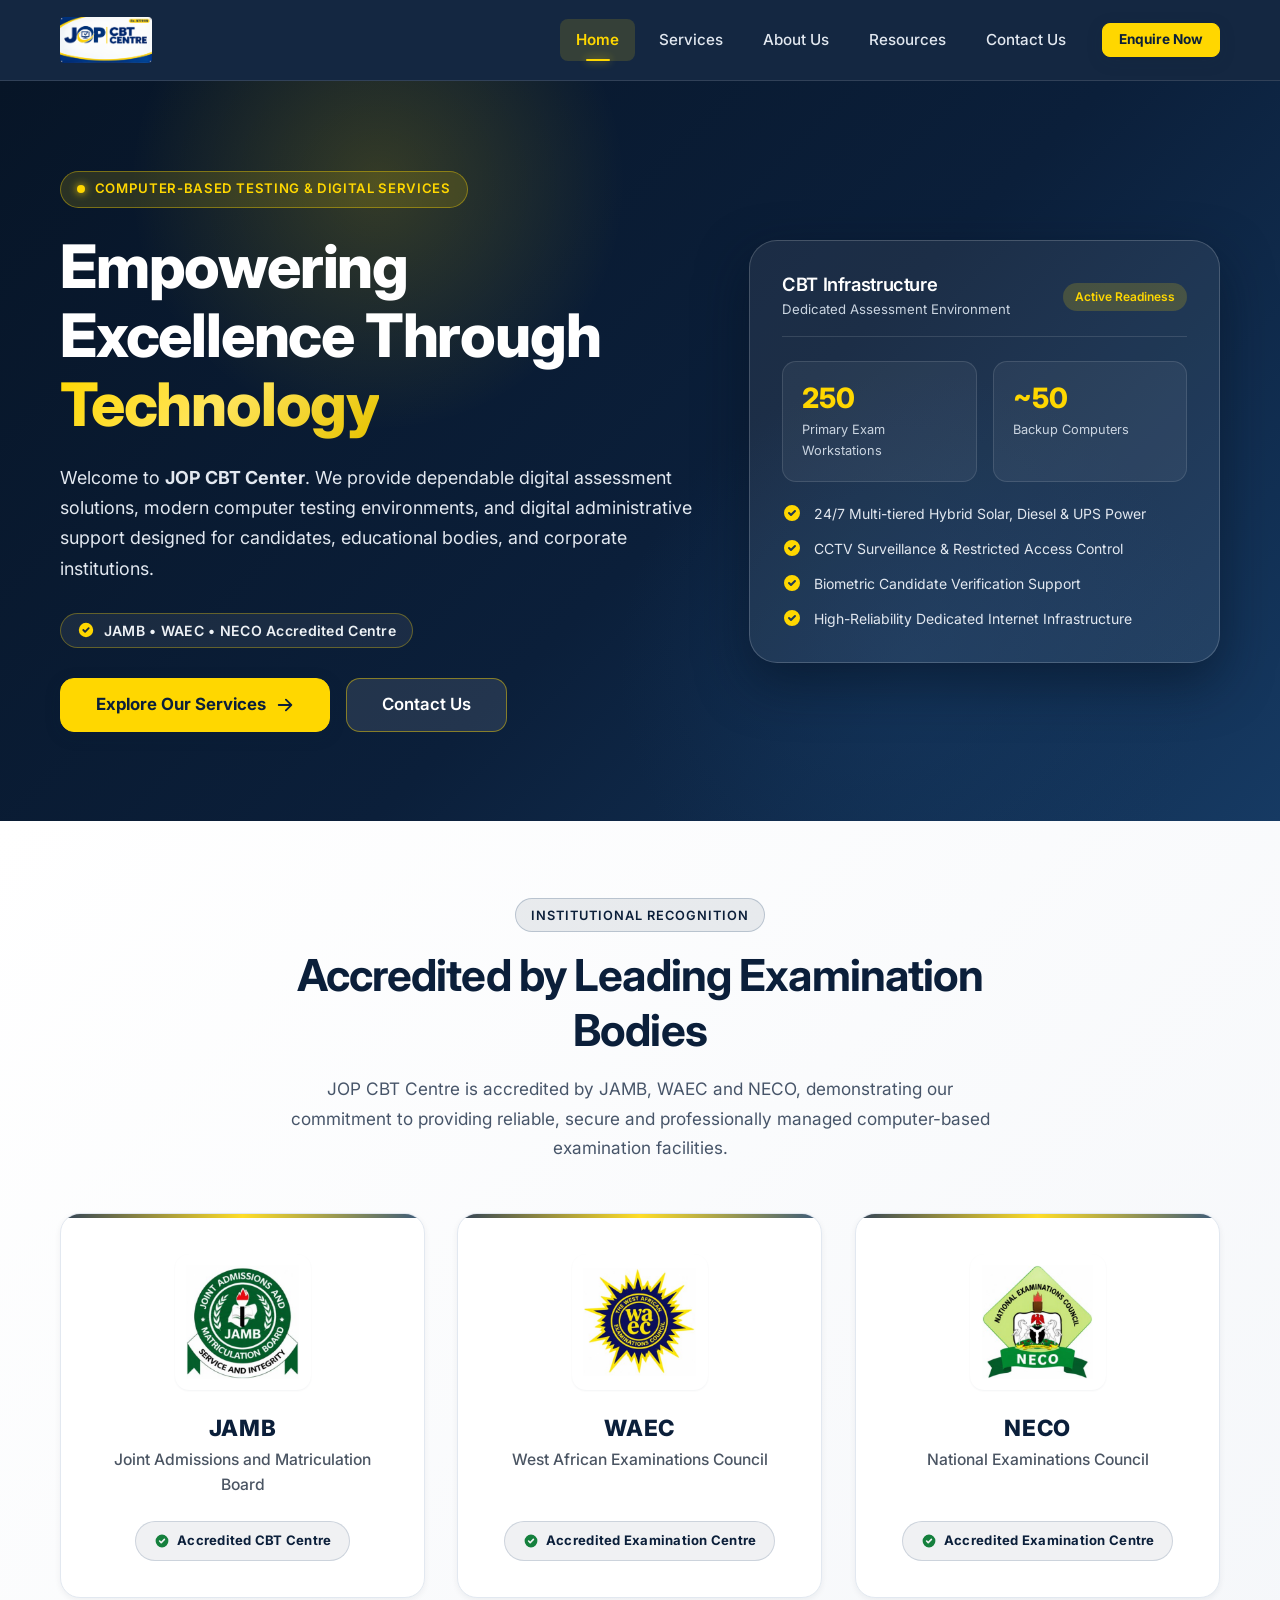
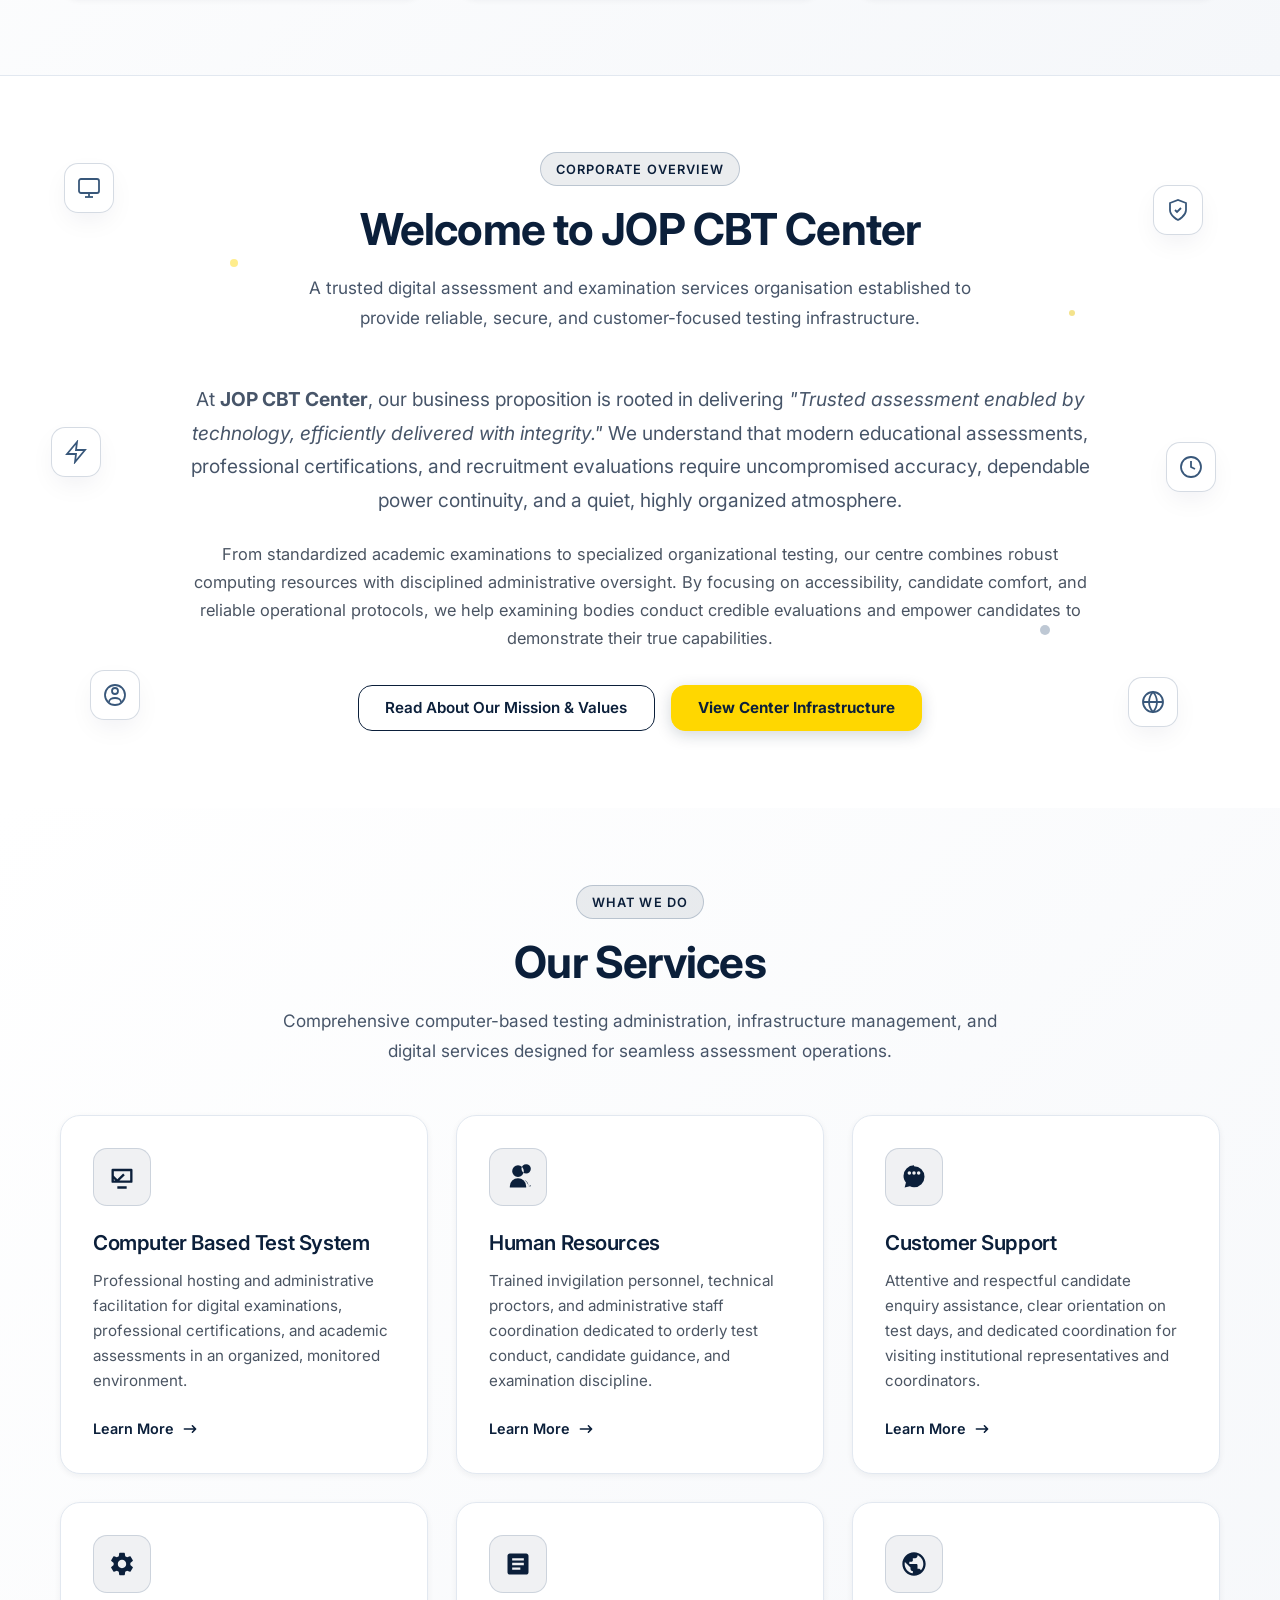
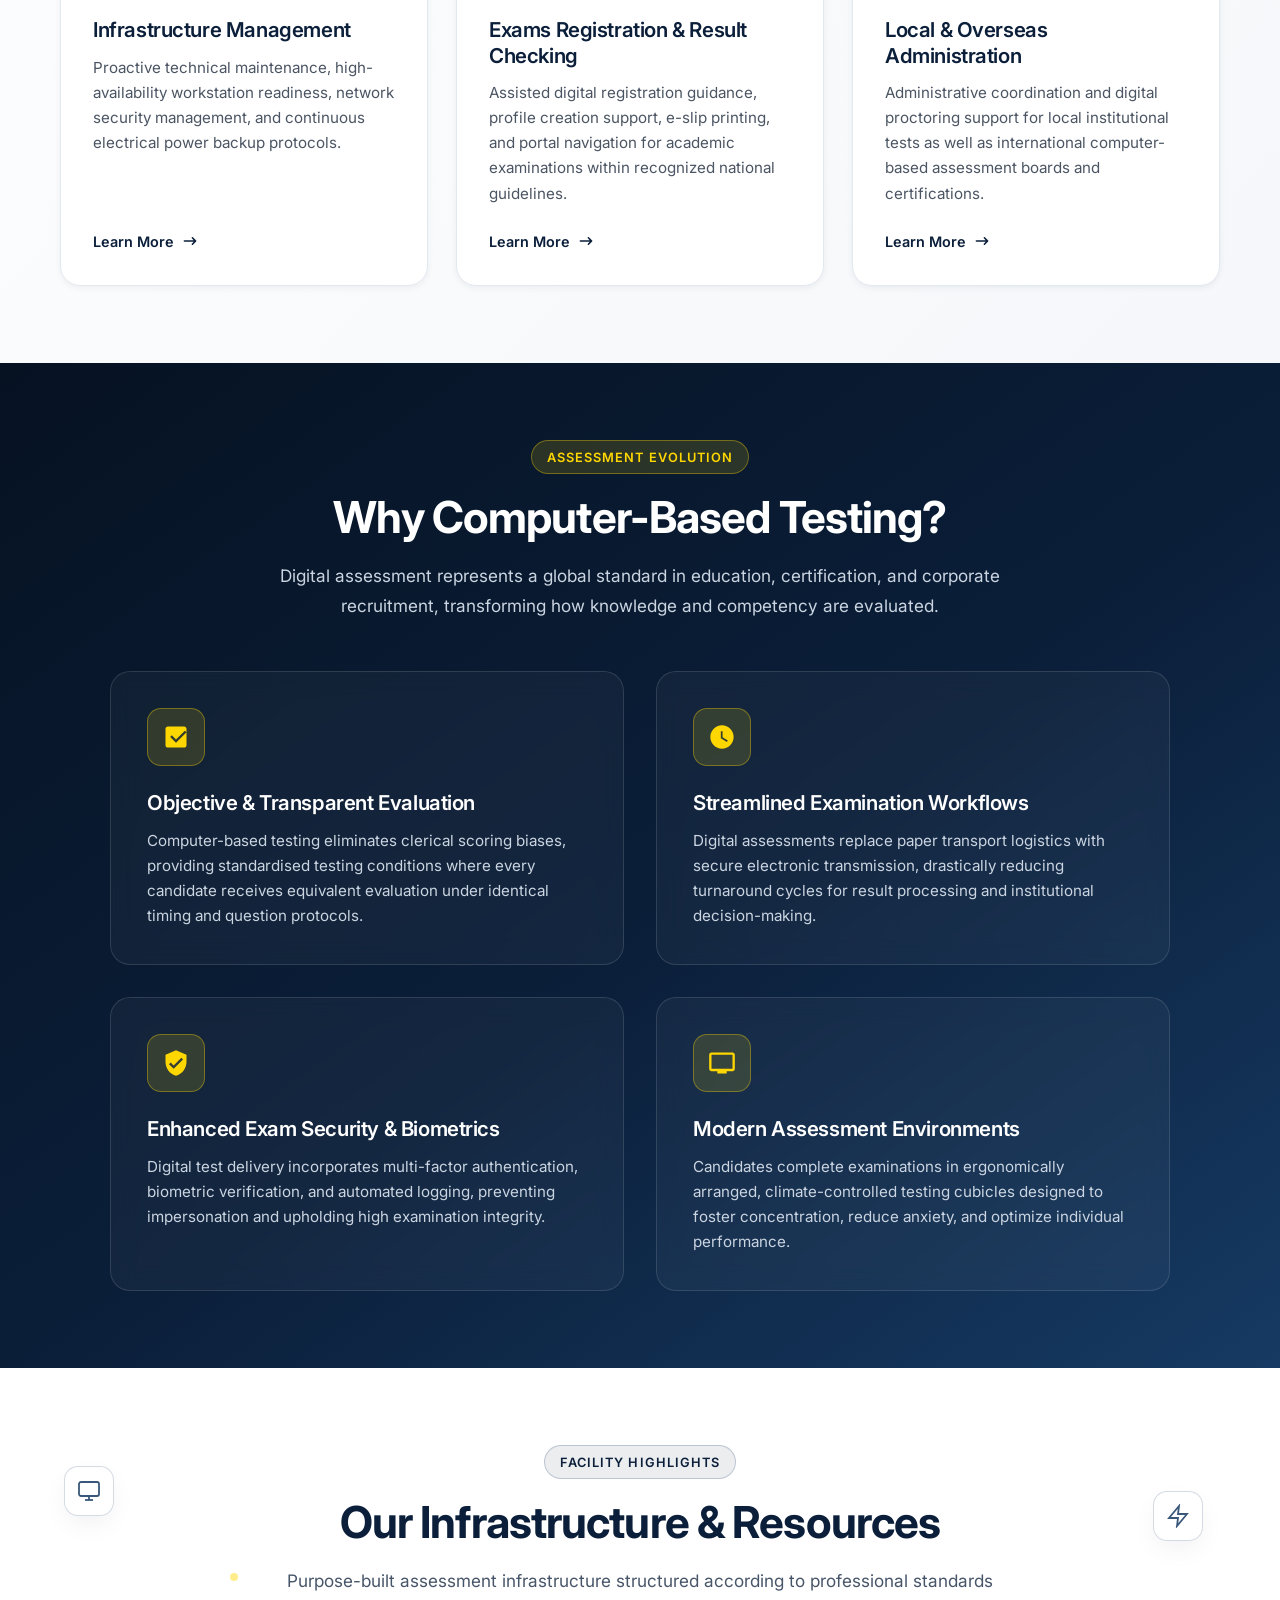
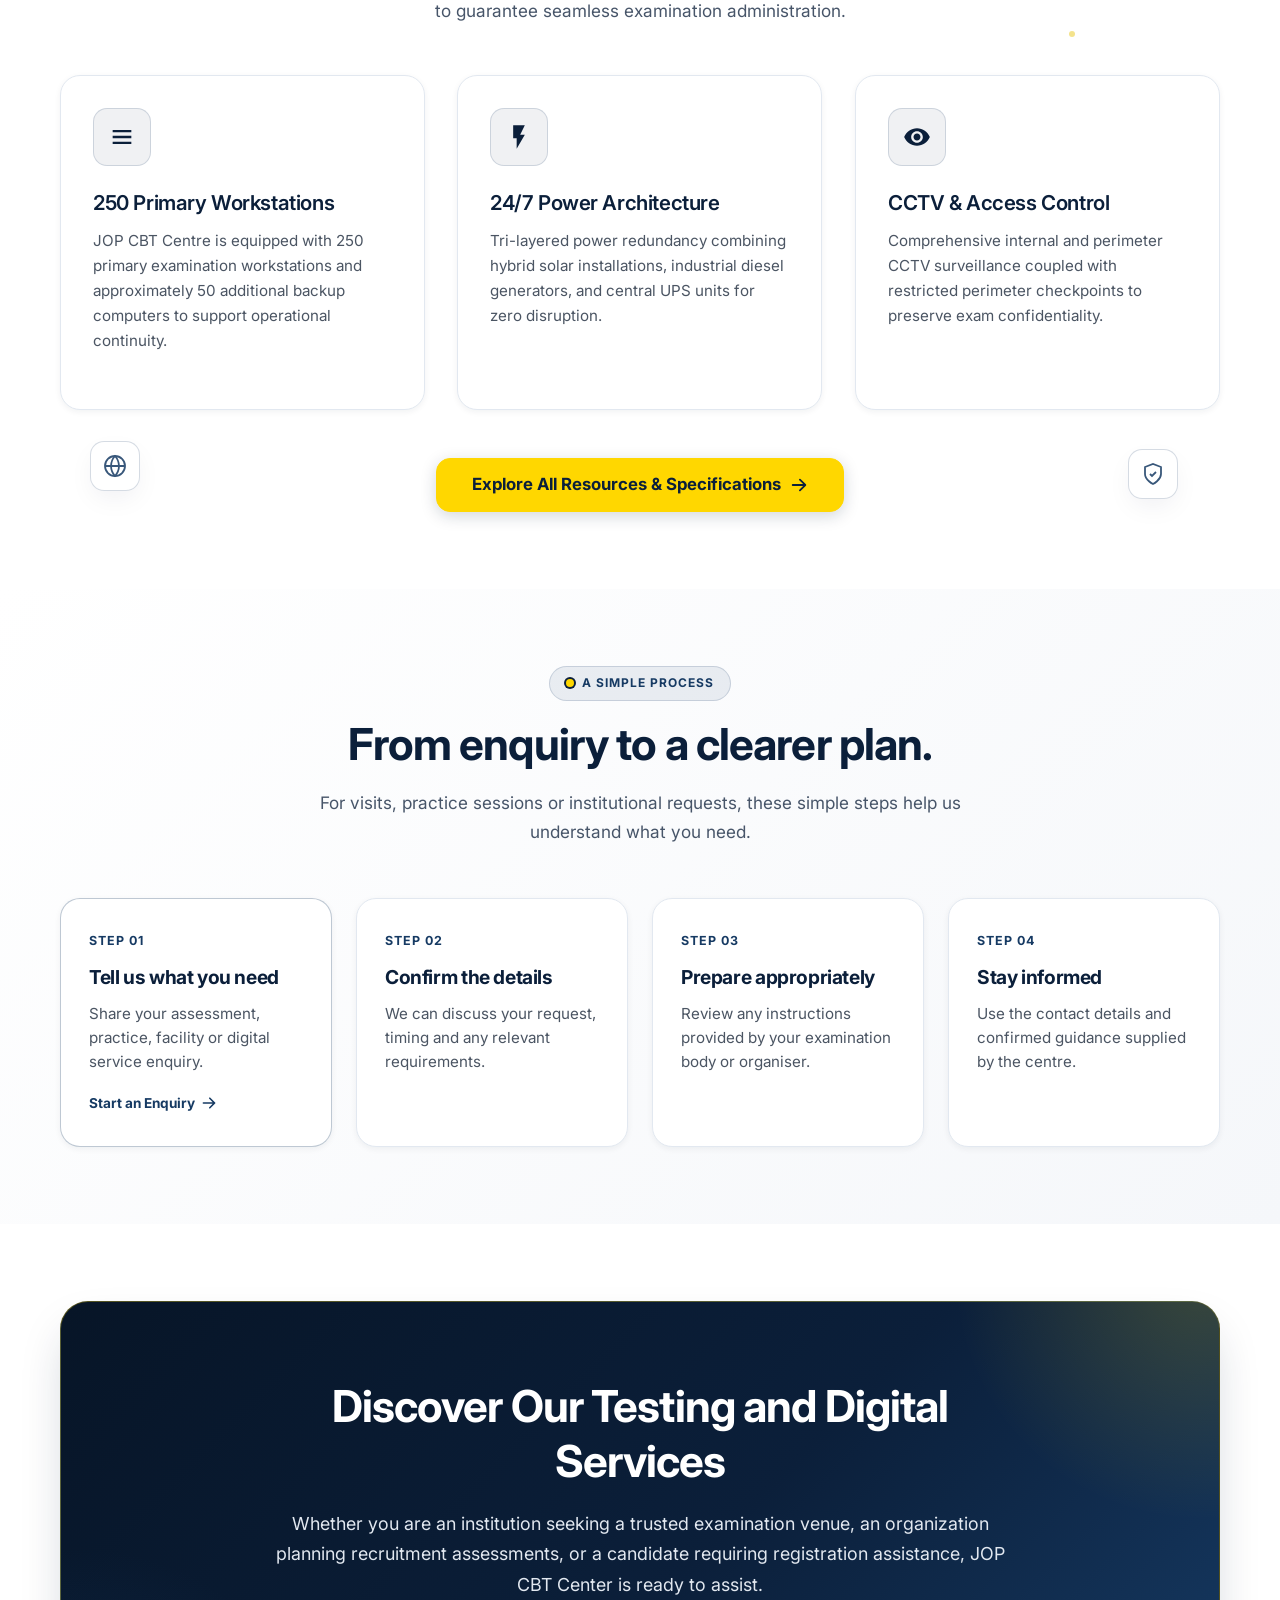
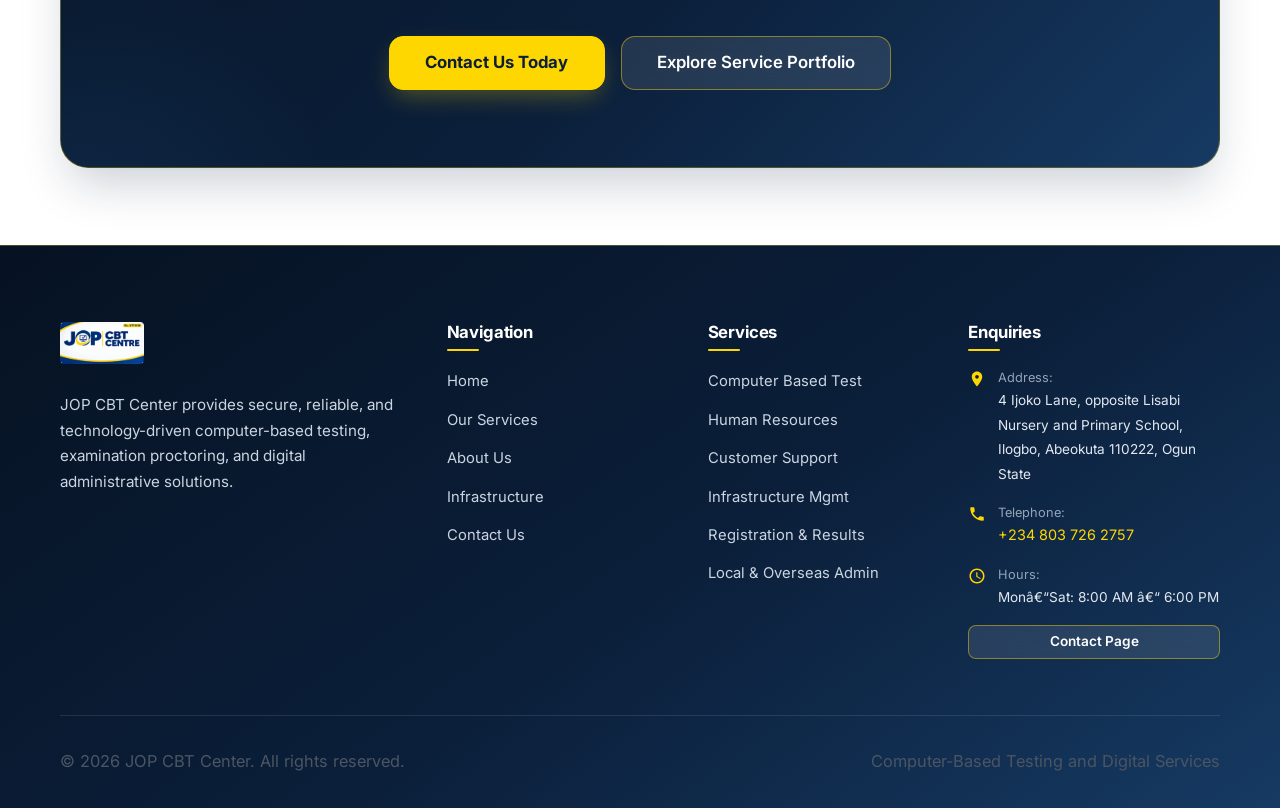
<file: index.html>
﻿<!DOCTYPE html>
<html lang="en">
<head>
  <meta charset="UTF-8">
  <meta name="viewport" content="width=device-width, initial-scale=1.0">
  <title>JOP CBT Center â€” Computer-Based Testing & Digital Services</title>
  <meta name="description" content="JOP CBT Center provides modern computer-based testing, digital assessment administration, and technology services in an organised and secure environment.">
  <meta name="keywords" content="JOP CBT Center, Computer-Based Testing, CBT Centre, Digital Services, Examination Registration, CBT Infrastructure">
  <meta name="theme-color" content="#0B1F3A">

  <!-- Open Graph Metadata -->
  <meta property="og:title" content="JOP CBT Center â€” Computer-Based Testing & Digital Services">
  <meta property="og:description" content="Trusted digital assessment and examination services enabled by modern technology and delivered with integrity.">
  <meta property="og:type" content="website">

  <!-- Google Fonts: Inter -->
  <link rel="preconnect" href="https://fonts.googleapis.com">
  <link rel="preconnect" href="https://fonts.gstatic.com" crossorigin>
  <link href="https://fonts.googleapis.com/css2?family=Inter:wght@400;500;600;700;800&display=swap" rel="stylesheet">

  <!-- Stylesheets -->
  <link rel="stylesheet" href="css/style.css">
  <link rel="stylesheet" href="css/responsive.css">
</head>
<body>

  <!-- ======================================================================
       HEADER & NAVIGATION
       ====================================================================== -->
  <header class="site-header" role="banner">
    <div class="nav-container">
      <!-- Temporary Text Logo structured for easy replacement with official asset -->
      <a href="index.html" class="brand-logo" aria-label="JOP CBT Center Homepage">
        <img src="assets/logo/jop-banner.png" alt="JOP CBT Centre" class="brand-logo-img">
      </a>

      <!-- Desktop Navigation -->
      <nav class="desktop-nav" role="navigation" aria-label="Main Navigation">
        <a href="index.html" class="nav-link active" aria-current="page">Home</a>
        <a href="services.html" class="nav-link">Services</a>
        <a href="about.html" class="nav-link">About Us</a>
        <a href="resources.html" class="nav-link">Resources</a>
        <a href="contact.html" class="nav-link">Contact Us</a>
        <div class="nav-cta">
          <a href="contact.html" class="btn btn-primary btn-sm">Enquire Now</a>
        </div>
      </nav>

      <!-- Mobile Hamburger Button -->
      <button type="button" class="mobile-menu-toggle" id="mobile-menu-toggle" aria-label="Toggle navigation menu" aria-expanded="false" aria-controls="mobile-nav">
        <svg viewBox="0 0 24 24" fill="none" stroke="currentColor" stroke-width="2" stroke-linecap="round" stroke-linejoin="round" aria-hidden="true">
          <line x1="3" y1="12" x2="21" y2="12"></line>
          <line x1="3" y1="6" x2="21" y2="6"></line>
          <line x1="3" y1="18" x2="21" y2="18"></line>
        </svg>
      </button>
    </div>

    <!-- Mobile Drawer Navigation -->
    <nav class="mobile-nav" id="mobile-nav" role="navigation" aria-label="Mobile Navigation">
      <a href="index.html" class="nav-link active" aria-current="page">Home</a>
      <a href="services.html" class="nav-link">Services</a>
      <a href="about.html" class="nav-link">About Us</a>
      <a href="resources.html" class="nav-link">Resources</a>
      <a href="contact.html" class="nav-link">Contact Us</a>
      <div class="nav-cta">
        <a href="contact.html" class="btn btn-primary">Enquire Now</a>
      </div>
    </nav>
  </header>

  <main id="main-content">
    <!-- ======================================================================
         HERO SECTION
         ====================================================================== -->
    <section class="hero-section" aria-label="Introduction">
      <div class="hero-glow-1" aria-hidden="true"></div>
      <div class="hero-glow-2" aria-hidden="true"></div>

      <div class="container">
        <div class="hero-grid">
          <div class="hero-content reveal-on-scroll">
            <div class="hero-badge">
              <span class="hero-badge-dot"></span>
              <span>Computer-Based Testing &amp; Digital Services</span>
            </div>
            <h1 class="hero-title">
              Empowering Excellence Through <span class="text-gradient-cyan">Technology</span>
            </h1>
            <p class="hero-subtitle">
              Welcome to <strong>JOP CBT Center</strong>. We provide dependable digital assessment solutions, modern computer testing environments, and digital administrative support designed for candidates, educational bodies, and corporate institutions.
            </p>
            <div id="hero-accreditation-highlight" class="hero-accreditation-highlight" aria-label="Accreditation bodies">
              <svg class="hero-accreditation-icon" viewBox="0 0 20 20" fill="currentColor" aria-hidden="true">
                <path fill-rule="evenodd" d="M10 18a8 8 0 100-16 8 8 0 000 16zm3.707-9.293a1 1 0 00-1.414-1.414L9 10.586 7.707 9.293a1 1 0 00-1.414 1.414l2 2a1 1 0 001.414 0l4-4z" clip-rule="evenodd" />
              </svg>
              <span id="hero-accreditation-text">JAMB &bull; WAEC &bull; NECO Accredited Centre</span>
            </div>
            <div class="hero-actions">
              <a href="services.html" class="btn btn-primary btn-lg">
                Explore Our Services
                <svg viewBox="0 0 20 20" fill="currentColor" aria-hidden="true">
                  <path fill-rule="evenodd" d="M10.293 3.293a1 1 0 011.414 0l6 6a1 1 0 010 1.414l-6 6a1 1 0 01-1.414-1.414L14.586 11H3a1 1 0 110-2h11.586l-4.293-4.293a1 1 0 010-1.414z" clip-rule="evenodd" />
                </svg>
              </a>
              <a href="contact.html" class="btn btn-secondary btn-lg">Contact Us</a>
            </div>
          </div>

          <!-- Abstract Technology / Facility Overview Card -->
          <div class="hero-graphic reveal-on-scroll">
            <div class="hero-glass-card">
              <div class="hero-glass-header">
                <div>
                  <h4 style="color: #FFFFFF; font-size: 1.15rem; margin-bottom: 2px;">CBT Infrastructure</h4>
                  <p style="color: var(--color-slate-300); font-size: 0.825rem;">Dedicated Assessment Environment</p>
                </div>
                <span class="hero-glass-pill">Active Readiness</span>
              </div>

              <div class="hero-stat-row">
                <div class="hero-stat-box">
                  <div class="hero-stat-number">250</div>
                  <div class="hero-stat-label">Primary Exam Workstations</div>
                </div>
                <div class="hero-stat-box">
                  <div class="hero-stat-number">~50</div>
                  <div class="hero-stat-label">Backup Computers</div>
                </div>
              </div>

              <div class="hero-features-list">
                <div class="hero-feature-item">
                  <svg class="hero-feature-icon" viewBox="0 0 20 20" fill="currentColor" aria-hidden="true">
                    <path fill-rule="evenodd" d="M10 18a8 8 0 100-16 8 8 0 000 16zm3.707-9.293a1 1 0 00-1.414-1.414L9 10.586 7.707 9.293a1 1 0 00-1.414 1.414l2 2a1 1 0 001.414 0l4-4z" clip-rule="evenodd" />
                  </svg>
                  <span>24/7 Multi-tiered Hybrid Solar, Diesel &amp; UPS Power</span>
                </div>
                <div class="hero-feature-item">
                  <svg class="hero-feature-icon" viewBox="0 0 20 20" fill="currentColor" aria-hidden="true">
                    <path fill-rule="evenodd" d="M10 18a8 8 0 100-16 8 8 0 000 16zm3.707-9.293a1 1 0 00-1.414-1.414L9 10.586 7.707 9.293a1 1 0 00-1.414 1.414l2 2a1 1 0 001.414 0l4-4z" clip-rule="evenodd" />
                  </svg>
                  <span>CCTV Surveillance &amp; Restricted Access Control</span>
                </div>
                <div class="hero-feature-item">
                  <svg class="hero-feature-icon" viewBox="0 0 20 20" fill="currentColor" aria-hidden="true">
                    <path fill-rule="evenodd" d="M10 18a8 8 0 100-16 8 8 0 000 16zm3.707-9.293a1 1 0 00-1.414-1.414L9 10.586 7.707 9.293a1 1 0 00-1.414 1.414l2 2a1 1 0 001.414 0l4-4z" clip-rule="evenodd" />
                  </svg>
                  <span>Biometric Candidate Verification Support</span>
                </div>
                <div class="hero-feature-item">
                  <svg class="hero-feature-icon" viewBox="0 0 20 20" fill="currentColor" aria-hidden="true">
                    <path fill-rule="evenodd" d="M10 18a8 8 0 100-16 8 8 0 000 16zm3.707-9.293a1 1 0 00-1.414-1.414L9 10.586 7.707 9.293a1 1 0 00-1.414 1.414l2 2a1 1 0 001.414 0l4-4z" clip-rule="evenodd" />
                  </svg>
                  <span>High-Reliability Dedicated Internet Infrastructure</span>
                </div>
              </div>
            </div>
          </div>
        </div>
      </div>
    </section>

    <!-- ======================================================================
         ACCREDITATION SECTION (JAMB, WAEC & NECO)
         ====================================================================== -->
    <section id="accreditation-section" class="section section-light accreditation-section" aria-labelledby="accreditation-heading">
      <div class="container">
        <div class="section-header reveal-on-scroll">
          <span id="accreditation-tag" class="section-tag">Institutional Recognition</span>
          <h2 id="accreditation-heading" class="section-title">Accredited by Leading Examination Bodies</h2>
          <p id="accreditation-description" class="section-description">
            JOP CBT Centre is accredited by JAMB, WAEC and NECO, demonstrating our commitment to providing reliable, secure and professionally managed computer-based examination facilities.
          </p>
        </div>

        <div id="accreditation-cards-grid" class="accreditation-grid">
          <!-- Card 1 â€” JAMB -->
          <article class="accreditation-card reveal-on-scroll" data-accreditation-id="jamb">
            <div class="accreditation-logo-box">
              <img
                src="assets/logo/jamb-logo.png"
                alt="Official logo of the Joint Admissions and Matriculation Board (JAMB)"
                class="accreditation-logo"
                width="124"
                height="124"
                loading="lazy"
              >
            </div>
            <h3 class="accreditation-acronym">JAMB</h3>
            <p class="accreditation-fullname">Joint Admissions and Matriculation Board</p>
            <div class="accreditation-badge">
              <svg viewBox="0 0 20 20" fill="currentColor" aria-hidden="true">
                <path fill-rule="evenodd" d="M10 18a8 8 0 100-16 8 8 0 000 16zm3.707-9.293a1 1 0 00-1.414-1.414L9 10.586 7.707 9.293a1 1 0 00-1.414 1.414l2 2a1 1 0 001.414 0l4-4z" clip-rule="evenodd" />
              </svg>
              <span>Accredited CBT Centre</span>
            </div>
          </article>

          <!-- Card 2 â€” WAEC -->
          <article class="accreditation-card reveal-on-scroll" data-accreditation-id="waec">
            <div class="accreditation-logo-box">
              <img
                src="assets/logo/waec-logo.png"
                alt="Official logo of the West African Examinations Council (WAEC)"
                class="accreditation-logo"
                width="124"
                height="124"
                loading="lazy"
              >
            </div>
            <h3 class="accreditation-acronym">WAEC</h3>
            <p class="accreditation-fullname">West African Examinations Council</p>
            <div class="accreditation-badge">
              <svg viewBox="0 0 20 20" fill="currentColor" aria-hidden="true">
                <path fill-rule="evenodd" d="M10 18a8 8 0 100-16 8 8 0 000 16zm3.707-9.293a1 1 0 00-1.414-1.414L9 10.586 7.707 9.293a1 1 0 00-1.414 1.414l2 2a1 1 0 001.414 0l4-4z" clip-rule="evenodd" />
              </svg>
              <span>Accredited Examination Centre</span>
            </div>
          </article>

          <!-- Card 3 â€” NECO -->
          <article class="accreditation-card reveal-on-scroll" data-accreditation-id="neco">
            <div class="accreditation-logo-box">
              <img
                src="assets/logo/neco-logo.png"
                alt="Official logo of the National Examinations Council (NECO)"
                class="accreditation-logo"
                width="124"
                height="124"
                loading="lazy"
              >
            </div>
            <h3 class="accreditation-acronym">NECO</h3>
            <p class="accreditation-fullname">National Examinations Council</p>
            <div class="accreditation-badge">
              <svg viewBox="0 0 20 20" fill="currentColor" aria-hidden="true">
                <path fill-rule="evenodd" d="M10 18a8 8 0 100-16 8 8 0 000 16zm3.707-9.293a1 1 0 00-1.414-1.414L9 10.586 7.707 9.293a1 1 0 00-1.414 1.414l2 2a1 1 0 001.414 0l4-4z" clip-rule="evenodd" />
              </svg>
              <span>Accredited Examination Centre</span>
            </div>
          </article>
        </div>
      </div>
    </section>

    <!-- ======================================================================
         WELCOME & COMPANY INTRODUCTION
         ====================================================================== -->
    <section class="section section-white section-interactive-bg" aria-labelledby="welcome-heading">
      <!-- Interactive Floating Tech Elements & Ambient Cursor Spotlight -->
      <div class="ambient-cursor-spotlight" aria-hidden="true"></div>
      <div class="floating-tech-backdrop" aria-hidden="true">
        <div class="floating-icon-item icon-pos-1" data-parallax="0.05" title="Computer Workstation">
          <svg viewBox="0 0 24 24" fill="none" stroke="currentColor" stroke-width="1.8">
            <rect x="2" y="3" width="20" height="14" rx="2"/>
            <line x1="8" y1="21" x2="16" y2="21"/>
            <line x1="12" y1="17" x2="12" y2="21"/>
          </svg>
        </div>
        <div class="floating-icon-item icon-pos-2" data-parallax="-0.04" title="Exam Integrity & Security">
          <svg viewBox="0 0 24 24" fill="none" stroke="currentColor" stroke-width="1.8">
            <path d="M12 22s8-4 8-10V5l-8-3-8 3v7c0 6 8 10 8 10z"/>
            <path d="M9 12l2 2 4-4"/>
          </svg>
        </div>
        <div class="floating-icon-item icon-pos-3" data-parallax="0.06" title="Power Continuity">
          <svg viewBox="0 0 24 24" fill="none" stroke="currentColor" stroke-width="1.8">
            <path d="M13 2L3 14h9l-1 8 10-12h-9l1-8z"/>
          </svg>
        </div>
        <div class="floating-icon-item icon-pos-4" data-parallax="-0.05" title="Assessment Timing">
          <svg viewBox="0 0 24 24" fill="none" stroke="currentColor" stroke-width="1.8">
            <circle cx="12" cy="12" r="10"/>
            <path d="M12 6v6l4 2"/>
          </svg>
        </div>
        <div class="floating-icon-item icon-pos-5" data-parallax="0.04" title="Biometric Safeguards">
          <svg viewBox="0 0 24 24" fill="none" stroke="currentColor" stroke-width="1.8">
            <path d="M12 11c1.66 0 3-1.34 3-3s-1.34-3-3-3-3 1.34-3 3 1.34 3 3 3z"/>
            <path d="M6 19c0-2.5 3-4 6-4s6 1.5 6 4"/>
            <circle cx="12" cy="12" r="10"/>
          </svg>
        </div>
        <div class="floating-icon-item icon-pos-6" data-parallax="-0.03" title="Dedicated Connectivity">
          <svg viewBox="0 0 24 24" fill="none" stroke="currentColor" stroke-width="1.8">
            <circle cx="12" cy="12" r="10"/>
            <path d="M2 12h20M12 2a15.3 15.3 0 0 1 4 10 15.3 15.3 0 0 1-4 10 15.3 15.3 0 0 1-4-10 15.3 15.3 0 0 1 4-10z"/>
          </svg>
        </div>
        <span class="floating-glow-dot dot-1"></span>
        <span class="floating-glow-dot dot-2"></span>
        <span class="floating-glow-dot dot-3"></span>
      </div>

      <div class="container">
        <div class="section-header reveal-on-scroll">
          <span class="section-tag">Corporate Overview</span>
          <h2 id="welcome-heading" class="section-title">Welcome to JOP CBT Center</h2>
          <p class="section-description">
            A trusted digital assessment and examination services organisation established to provide reliable, secure, and customer-focused testing infrastructure.
          </p>
        </div>

        <div style="max-width: 920px; margin: 0 auto; text-align: center;" class="reveal-on-scroll">
          <p class="lead" style="margin-bottom: 1.5rem;">
            At <strong>JOP CBT Center</strong>, our business proposition is rooted in delivering <em>"Trusted assessment enabled by technology, efficiently delivered with integrity."</em> We understand that modern educational assessments, professional certifications, and recruitment evaluations require uncompromised accuracy, dependable power continuity, and a quiet, highly organized atmosphere.
          </p>
          <p style="margin-bottom: 2rem;">
            From standardized academic examinations to specialized organizational testing, our centre combines robust computing resources with disciplined administrative oversight. By focusing on accessibility, candidate comfort, and reliable operational protocols, we help examining bodies conduct credible evaluations and empower candidates to demonstrate their true capabilities.
          </p>
          <div style="display: flex; justify-content: center; gap: 1rem; flex-wrap: wrap;">
            <a href="about.html" class="btn btn-outline-dark">Read About Our Mission &amp; Values</a>
            <a href="resources.html" class="btn btn-primary">View Center Infrastructure</a>
          </div>
        </div>
      </div>
    </section>

    <!-- ======================================================================
         OUR SERVICES PREVIEW (6 CARDS)
         ====================================================================== -->
    <section class="section section-light" aria-labelledby="services-preview-heading">
      <div class="container">
        <div class="section-header reveal-on-scroll">
          <span class="section-tag">What We Do</span>
          <h2 id="services-preview-heading" class="section-title">Our Services</h2>
          <p class="section-description">
            Comprehensive computer-based testing administration, infrastructure management, and digital services designed for seamless assessment operations.
          </p>
        </div>

        <div class="cards-grid">
          <!-- Service 1: Computer Based Test System -->
          <article class="card reveal-on-scroll">
            <div class="card-icon-wrapper" aria-hidden="true">
              <svg viewBox="0 0 24 24" fill="currentColor">
                <path d="M4 5h16a1 1 0 0 1 1 1v10a1 1 0 0 1-1 1H4a1 1 0 0 1-1-1V6a1 1 0 0 1 1-1zm1 2v8h14V7H5zm3 13h8v2H8v-2zm-3-9l3 3 5-5 1.4 1.4-6.4 6.4-4.4-4.4L5 11z"/>
              </svg>
            </div>
            <h3 class="card-title">Computer Based Test System</h3>
            <p class="card-description">
              Professional hosting and administrative facilitation for digital examinations, professional certifications, and academic assessments in an organized, monitored environment.
            </p>
            <a href="services.html#service-cbt" class="card-link" aria-label="Learn more about Computer Based Test System">
              Learn More
              <svg viewBox="0 0 20 20" fill="currentColor" aria-hidden="true">
                <path fill-rule="evenodd" d="M12.293 5.293a1 1 0 011.414 0l4 4a1 1 0 010 1.414l-4 4a1 1 0 01-1.414-1.414L14.586 11H3a1 1 0 110-2h11.586l-2.293-2.293a1 1 0 010-1.414z" clip-rule="evenodd" />
              </svg>
            </a>
          </article>

          <!-- Service 2: Human Resources -->
          <article class="card reveal-on-scroll">
            <div class="card-icon-wrapper" aria-hidden="true">
              <svg viewBox="0 0 24 24" fill="currentColor">
                <path d="M12 12a5 5 0 1 0 0-10 5 5 0 0 0 0 10zm-7 8a7 7 0 0 1 14 0v1H5v-1zm14-11a4 4 0 1 1 0-8 4 4 0 0 1 0 8zm2 11a5.98 5.98 0 0 0-3.5-5.46A8.96 8.96 0 0 1 21 19v1h2v-1z"/>
              </svg>
            </div>
            <h3 class="card-title">Human Resources</h3>
            <p class="card-description">
              Trained invigilation personnel, technical proctors, and administrative staff coordination dedicated to orderly test conduct, candidate guidance, and examination discipline.
            </p>
            <a href="services.html#service-hr" class="card-link" aria-label="Learn more about Human Resources">
              Learn More
              <svg viewBox="0 0 20 20" fill="currentColor" aria-hidden="true">
                <path fill-rule="evenodd" d="M12.293 5.293a1 1 0 011.414 0l4 4a1 1 0 010 1.414l-4 4a1 1 0 01-1.414-1.414L14.586 11H3a1 1 0 110-2h11.586l-2.293-2.293a1 1 0 010-1.414z" clip-rule="evenodd" />
              </svg>
            </a>
          </article>

          <!-- Service 3: Customer Support -->
          <article class="card reveal-on-scroll">
            <div class="card-icon-wrapper" aria-hidden="true">
              <svg viewBox="0 0 24 24" fill="currentColor">
                <path d="M12 2a9 9 0 0 0-9 9c0 2.2.8 4.2 2.1 5.7L4 21l4.5-1.1c1.1.6 2.3.9 3.5.9a9 9 0 0 0 9-9 9 9 0 0 0-9-9zm-4 8a1.5 1.5 0 1 1 0-3 1.5 1.5 0 0 1 0 3zm4 0a1.5 1.5 0 1 1 0-3 1.5 1.5 0 0 1 0 3zm4 0a1.5 1.5 0 1 1 0-3 1.5 1.5 0 0 1 0 3z"/>
              </svg>
            </div>
            <h3 class="card-title">Customer Support</h3>
            <p class="card-description">
              Attentive and respectful candidate enquiry assistance, clear orientation on test days, and dedicated coordination for visiting institutional representatives and coordinators.
            </p>
            <a href="services.html#service-support" class="card-link" aria-label="Learn more about Customer Support">
              Learn More
              <svg viewBox="0 0 20 20" fill="currentColor" aria-hidden="true">
                <path fill-rule="evenodd" d="M12.293 5.293a1 1 0 011.414 0l4 4a1 1 0 010 1.414l-4 4a1 1 0 01-1.414-1.414L14.586 11H3a1 1 0 110-2h11.586l-2.293-2.293a1 1 0 010-1.414z" clip-rule="evenodd" />
              </svg>
            </a>
          </article>

          <!-- Service 4: Infrastructure Management -->
          <article class="card reveal-on-scroll">
            <div class="card-icon-wrapper" aria-hidden="true">
              <svg viewBox="0 0 24 24" fill="currentColor">
                <path d="M19.14 12.94c.04-.3.06-.61.06-.94 0-.32-.02-.64-.07-.94l2.03-1.58c.18-.14.23-.41.12-.61l-1.92-3.32c-.12-.22-.37-.29-.59-.22l-2.39.96c-.5-.38-1.03-.7-1.62-.94l-.36-2.54c-.04-.24-.24-.41-.48-.41h-3.84c-.24 0-.43.17-.47.41l-.36 2.54c-.59.24-1.13.57-1.62.94l-2.39-.96c-.22-.08-.47 0-.59.22L2.74 8.87c-.12.21-.08.47.12.61l2.03 1.58c-.05.3-.09.63-.09.94s.02.64.07.94l-2.03 1.58c-.18.14-.23.41-.12.61l1.92 3.32c.12.22.37.29.59.22l2.39-.96c.5.38 1.03.7 1.62.94l.36 2.54c.05.24.24.41.48.41h3.84c.24 0 .44-.17.47-.41l.36-2.54c.59-.24 1.13-.56 1.62-.94l2.39.96c.22.08.47 0 .59-.22l1.92-3.32c.12-.22.07-.47-.12-.61l-2.01-1.58zM12 15.6c-1.98 0-3.6-1.62-3.6-3.6s1.62-3.6 3.6-3.6 3.6 1.62 3.6 3.6-1.62 3.6-3.6 3.6z"/>
              </svg>
            </div>
            <h3 class="card-title">Infrastructure Management</h3>
            <p class="card-description">
              Proactive technical maintenance, high-availability workstation readiness, network security management, and continuous electrical power backup protocols.
            </p>
            <a href="services.html#service-infrastructure" class="card-link" aria-label="Learn more about Infrastructure Management">
              Learn More
              <svg viewBox="0 0 20 20" fill="currentColor" aria-hidden="true">
                <path fill-rule="evenodd" d="M12.293 5.293a1 1 0 011.414 0l4 4a1 1 0 010 1.414l-4 4a1 1 0 01-1.414-1.414L14.586 11H3a1 1 0 110-2h11.586l-2.293-2.293a1 1 0 010-1.414z" clip-rule="evenodd" />
              </svg>
            </a>
          </article>

          <!-- Service 5: Exams Registration & Result Checking -->
          <article class="card reveal-on-scroll">
            <div class="card-icon-wrapper" aria-hidden="true">
              <svg viewBox="0 0 24 24" fill="currentColor">
                <path d="M19 3H5c-1.1 0-2 .9-2 2v14c0 1.1.9 2 2 2h14c1.1 0 2-.9 2-2V5c0-1.1-.9-2-2-2zm-5 14H7v-2h7v2zm3-4H7v-2h10v2zm0-4H7V7h10v2z"/>
              </svg>
            </div>
            <h3 class="card-title">Exams Registration &amp; Result Checking</h3>
            <p class="card-description">
              Assisted digital registration guidance, profile creation support, e-slip printing, and portal navigation for academic examinations within recognized national guidelines.
            </p>
            <a href="services.html#service-registration" class="card-link" aria-label="Learn more about Exams Registration and Result Checking">
              Learn More
              <svg viewBox="0 0 20 20" fill="currentColor" aria-hidden="true">
                <path fill-rule="evenodd" d="M12.293 5.293a1 1 0 011.414 0l4 4a1 1 0 010 1.414l-4 4a1 1 0 01-1.414-1.414L14.586 11H3a1 1 0 110-2h11.586l-2.293-2.293a1 1 0 010-1.414z" clip-rule="evenodd" />
              </svg>
            </a>
          </article>

          <!-- Service 6: Local and Overseas Administration -->
          <article class="card reveal-on-scroll">
            <div class="card-icon-wrapper" aria-hidden="true">
              <svg viewBox="0 0 24 24" fill="currentColor">
                <path d="M12 2C6.48 2 2 6.48 2 12s4.48 10 10 10 10-4.48 10-10S17.52 2 12 2zm-1 17.93c-3.95-.49-7-3.85-7-7.93 0-.62.08-1.21.21-1.79L9 15v1c0 1.1.9 2 2 2v1.93zm6.9-2.54c-.26-.81-1-1.39-1.9-1.39h-1v-3c0-.55-.45-1-1-1H8v-2h2c.55 0 1-.45 1-1V7h2c1.1 0 2-.9 2-2v-.41c2.93 1.19 5 4.06 5 7.41 0 2.08-.8 3.97-2.1 5.39z"/>
              </svg>
            </div>
            <h3 class="card-title">Local &amp; Overseas Administration</h3>
            <p class="card-description">
              Administrative coordination and digital proctoring support for local institutional tests as well as international computer-based assessment boards and certifications.
            </p>
            <a href="services.html#service-admin" class="card-link" aria-label="Learn more about Local and Overseas Administration">
              Learn More
              <svg viewBox="0 0 20 20" fill="currentColor" aria-hidden="true">
                <path fill-rule="evenodd" d="M12.293 5.293a1 1 0 011.414 0l4 4a1 1 0 010 1.414l-4 4a1 1 0 01-1.414-1.414L14.586 11H3a1 1 0 110-2h11.586l-2.293-2.293a1 1 0 010-1.414z" clip-rule="evenodd" />
              </svg>
            </a>
          </article>
        </div>
      </div>
    </section>

    <!-- ======================================================================
         WHY COMPUTER-BASED TESTING? (EDUCATIONAL VALUE SECTION)
         ====================================================================== -->
    <section class="section section-dark" aria-labelledby="why-cbt-heading">
      <div class="container">
        <div class="section-header reveal-on-scroll">
          <span class="section-tag">Assessment Evolution</span>
          <h2 id="why-cbt-heading" class="section-title">Why Computer-Based Testing?</h2>
          <p class="section-description">
            Digital assessment represents a global standard in education, certification, and corporate recruitment, transforming how knowledge and competency are evaluated.
          </p>
        </div>

        <div class="cards-grid-2">
          <div class="card-glass-dark reveal-on-scroll">
            <div class="card-icon-wrapper" aria-hidden="true">
              <svg viewBox="0 0 24 24" fill="currentColor">
                <path d="M19 3H5c-1.1 0-2 .9-2 2v14c0 1.1.9 2 2 2h14c1.1 0 2-.9 2-2V5c0-1.1-.9-2-2-2zm-7 14l-5-5 1.41-1.41L12 14.17l7.59-7.59L21 8l-9 9z"/>
              </svg>
            </div>
            <h3 class="card-title">Objective &amp; Transparent Evaluation</h3>
            <p class="card-description">
              Computer-based testing eliminates clerical scoring biases, providing standardised testing conditions where every candidate receives equivalent evaluation under identical timing and question protocols.
            </p>
          </div>

          <div class="card-glass-dark reveal-on-scroll">
            <div class="card-icon-wrapper" aria-hidden="true">
              <svg viewBox="0 0 24 24" fill="currentColor">
                <path d="M12 2C6.5 2 2 6.5 2 12s4.5 10 10 10 10-4.5 10-10S17.5 2 12 2zm4.2 14.2L11 13V7h1.5v5.2l4.5 2.7-.8 1.3z"/>
              </svg>
            </div>
            <h3 class="card-title">Streamlined Examination Workflows</h3>
            <p class="card-description">
              Digital assessments replace paper transport logistics with secure electronic transmission, drastically reducing turnaround cycles for result processing and institutional decision-making.
            </p>
          </div>

          <div class="card-glass-dark reveal-on-scroll">
            <div class="card-icon-wrapper" aria-hidden="true">
              <svg viewBox="0 0 24 24" fill="currentColor">
                <path d="M12 1L3 5v6c0 5.55 3.84 10.74 9 12 5.16-1.26 9-6.45 9-12V5l-9-4zm-2 16l-4-4 1.41-1.41L10 14.17l6.59-6.59L18 9l-8 8z"/>
              </svg>
            </div>
            <h3 class="card-title">Enhanced Exam Security &amp; Biometrics</h3>
            <p class="card-description">
              Digital test delivery incorporates multi-factor authentication, biometric verification, and automated logging, preventing impersonation and upholding high examination integrity.
            </p>
          </div>

          <div class="card-glass-dark reveal-on-scroll">
            <div class="card-icon-wrapper" aria-hidden="true">
              <svg viewBox="0 0 24 24" fill="currentColor">
                <path d="M21 3H3c-1.1 0-2 .9-2 2v12c0 1.1.9 2 2 2h5v2h8v-2h5c1.1 0 2-.9 2-2V5c0-1.1-.9-2-2-2zm0 14H3V5h18v12z"/>
              </svg>
            </div>
            <h3 class="card-title">Modern Assessment Environments</h3>
            <p class="card-description">
              Candidates complete examinations in ergonomically arranged, climate-controlled testing cubicles designed to foster concentration, reduce anxiety, and optimize individual performance.
            </p>
          </div>
        </div>
      </div>
    </section>

    <!-- ======================================================================
         RESOURCES & INFRASTRUCTURE PREVIEW
         ====================================================================== -->
    <section class="section section-white section-interactive-bg" aria-labelledby="resources-preview-heading">
      <!-- Interactive Floating Tech Elements & Ambient Cursor Spotlight -->
      <div class="ambient-cursor-spotlight" aria-hidden="true"></div>
      <div class="floating-tech-backdrop" aria-hidden="true">
        <div class="floating-icon-item icon-pos-1" data-parallax="0.04" title="250 Primary Examination Workstations">
          <svg viewBox="0 0 24 24" fill="none" stroke="currentColor" stroke-width="1.8">
            <rect x="2" y="3" width="20" height="14" rx="2"/>
            <line x1="8" y1="21" x2="16" y2="21"/>
            <line x1="12" y1="17" x2="12" y2="21"/>
          </svg>
        </div>
        <div class="floating-icon-item icon-pos-2" data-parallax="-0.05" title="Power Architecture">
          <svg viewBox="0 0 24 24" fill="none" stroke="currentColor" stroke-width="1.8">
            <path d="M13 2L3 14h9l-1 8 10-12h-9l1-8z"/>
          </svg>
        </div>
        <div class="floating-icon-item icon-pos-5" data-parallax="0.05" title="High-Speed Internet">
          <svg viewBox="0 0 24 24" fill="none" stroke="currentColor" stroke-width="1.8">
            <circle cx="12" cy="12" r="10"/>
            <path d="M2 12h20M12 2a15.3 15.3 0 0 1 4 10 15.3 15.3 0 0 1-4 10 15.3 15.3 0 0 1-4-10 15.3 15.3 0 0 1 4-10z"/>
          </svg>
        </div>
        <div class="floating-icon-item icon-pos-6" data-parallax="-0.04" title="CCTV & Biometric Security">
          <svg viewBox="0 0 24 24" fill="none" stroke="currentColor" stroke-width="1.8">
            <path d="M12 22s8-4 8-10V5l-8-3-8 3v7c0 6 8 10 8 10z"/>
            <path d="M9 12l2 2 4-4"/>
          </svg>
        </div>
        <span class="floating-glow-dot dot-1"></span>
        <span class="floating-glow-dot dot-3"></span>
      </div>

      <div class="container">
        <div class="section-header reveal-on-scroll">
          <span class="section-tag">Facility Highlights</span>
          <h2 id="resources-preview-heading" class="section-title">Our Infrastructure &amp; Resources</h2>
          <p class="section-description">
            Purpose-built assessment infrastructure structured according to professional standards to guarantee seamless examination administration.
          </p>
        </div>

        <div class="cards-grid-3">
          <!-- 250 Primary Workstations & Backup Computers -->
          <div class="card reveal-on-scroll">
            <div class="card-icon-wrapper" aria-hidden="true">
              <svg viewBox="0 0 24 24" fill="currentColor">
                <path d="M4 6h16v2H4zm0 5h16v2H4zm0 5h16v2H4z"/>
              </svg>
            </div>
            <h3 class="card-title">250 Primary Workstations</h3>
            <p class="card-description">
              JOP CBT Centre is equipped with 250 primary examination workstations and approximately 50 additional backup computers to support operational continuity.
            </p>
          </div>

          <!-- 24/7 Multi-Layer Power -->
          <div class="card reveal-on-scroll">
            <div class="card-icon-wrapper" aria-hidden="true">
              <svg viewBox="0 0 24 24" fill="currentColor">
                <path d="M7 2v11h3v9l7-12h-4l4-8z"/>
              </svg>
            </div>
            <h3 class="card-title">24/7 Power Architecture</h3>
            <p class="card-description">
              Tri-layered power redundancy combining hybrid solar installations, industrial diesel generators, and central UPS units for zero disruption.
            </p>
          </div>

          <!-- Security & Monitoring -->
          <div class="card reveal-on-scroll">
            <div class="card-icon-wrapper" aria-hidden="true">
              <svg viewBox="0 0 24 24" fill="currentColor">
                <path d="M12 4.5C7 4.5 2.73 7.61 1 12c1.73 4.39 6 7.5 11 7.5s9.27-3.11 11-7.5c-1.73-4.39-6-7.5-11-7.5zM12 17c-2.76 0-5-2.24-5-5s2.24-5 5-5 5 2.24 5 5-2.24 5-5 5zm0-8c-1.66 0-3 1.34-3 3s1.34 3 3 3 3-1.34 3-3-1.34-3-3-3z"/>
              </svg>
            </div>
            <h3 class="card-title">CCTV &amp; Access Control</h3>
            <p class="card-description">
              Comprehensive internal and perimeter CCTV surveillance coupled with restricted perimeter checkpoints to preserve exam confidentiality.
            </p>
          </div>
        </div>

        <div style="text-align: center; margin-top: 3rem;" class="reveal-on-scroll">
          <a href="resources.html" class="btn btn-primary btn-lg">
            Explore All Resources &amp; Specifications
            <svg viewBox="0 0 20 20" fill="currentColor" aria-hidden="true">
              <path fill-rule="evenodd" d="M10.293 3.293a1 1 0 011.414 0l6 6a1 1 0 010 1.414l-6 6a1 1 0 01-1.414-1.414L14.586 11H3a1 1 0 110-2h11.586l-4.293-4.293a1 1 0 010-1.414z" clip-rule="evenodd" />
            </svg>
          </a>
        </div>
      </div>
    </section>

    <!-- ======================================================================
         4-STEP ENQUIRY PROCESS SECTION
         ====================================================================== -->
    <section class="section section-light" aria-labelledby="process-heading">
      <div class="container">
        <div class="section-header reveal-on-scroll">
          <div class="process-badge">
            <span class="process-badge-dot" aria-hidden="true"></span>
            <span>A SIMPLE PROCESS</span>
          </div>
          <h2 id="process-heading" class="section-title">From enquiry to a clearer plan.</h2>
          <p class="section-description">
            For visits, practice sessions or institutional requests, these simple steps help us understand what you need.
          </p>
        </div>

        <div class="process-steps-grid">
          <!-- Step 01 (Interactive -> Opens Quick Enquiry Modal) -->
          <div
            class="process-step-card process-step-card--interactive reveal-on-scroll"
            data-open-enquiry-modal
            role="button"
            tabindex="0"
            aria-label="Step 01: Tell us what you need â€” Click to open the WhatsApp enquiry form"
          >
            <span class="process-step-number">STEP 01</span>
            <h3 class="process-step-title">Tell us what you need</h3>
            <p class="process-step-desc">
              Share your assessment, practice, facility or digital service enquiry.
            </p>
            <span class="process-step-action" aria-hidden="true">
              Start an Enquiry
              <svg viewBox="0 0 20 20" fill="currentColor">
                <path fill-rule="evenodd" d="M10.293 3.293a1 1 0 011.414 0l6 6a1 1 0 010 1.414l-6 6a1 1 0 01-1.414-1.414L14.586 11H3a1 1 0 110-2h11.586l-4.293-4.293a1 1 0 010-1.414z" clip-rule="evenodd" />
              </svg>
            </span>
          </div>

          <!-- Step 02 -->
          <div class="process-step-card reveal-on-scroll">
            <span class="process-step-number">STEP 02</span>
            <h3 class="process-step-title">Confirm the details</h3>
            <p class="process-step-desc">
              We can discuss your request, timing and any relevant requirements.
            </p>
          </div>

          <!-- Step 03 -->
          <div class="process-step-card reveal-on-scroll">
            <span class="process-step-number">STEP 03</span>
            <h3 class="process-step-title">Prepare appropriately</h3>
            <p class="process-step-desc">
              Review any instructions provided by your examination body or organiser.
            </p>
          </div>

          <!-- Step 04 -->
          <div class="process-step-card reveal-on-scroll">
            <span class="process-step-number">STEP 04</span>
            <h3 class="process-step-title">Stay informed</h3>
            <p class="process-step-desc">
              Use the contact details and confirmed guidance supplied by the centre.
            </p>
          </div>
        </div>
      </div>
    </section>

    <!-- ======================================================================
         GLOBAL CALL-TO-ACTION SECTION
         ====================================================================== -->
    <section class="section section-white" aria-labelledby="cta-heading">
      <div class="container">
        <div class="cta-banner reveal-on-scroll">
          <div class="cta-content">
            <h2 id="cta-heading" class="cta-title">Discover Our Testing and Digital Services</h2>
            <p class="cta-description">
              Whether you are an institution seeking a trusted examination venue, an organization planning recruitment assessments, or a candidate requiring registration assistance, JOP CBT Center is ready to assist.
            </p>
            <div class="cta-actions">
              <a href="contact.html" class="btn btn-accent btn-lg">Contact Us Today</a>
              <a href="services.html" class="btn btn-secondary btn-lg">Explore Service Portfolio</a>
            </div>
          </div>
        </div>
      </div>
    </section>
  </main>

  <!-- ======================================================================
       FOOTER
       ====================================================================== -->
  <footer class="site-footer" role="contentinfo">
    <div class="container">
      <div class="footer-grid">
        <!-- Col 1: Brand Info -->
        <div class="footer-brand">
          <a href="index.html" class="brand-logo" aria-label="JOP CBT Center Homepage">
            <img src="assets/logo/jop-banner.png" alt="JOP CBT Centre" class="brand-logo-img">
          </a>
          <p>
            JOP CBT Center provides secure, reliable, and technology-driven computer-based testing, examination proctoring, and digital administrative solutions.
          </p>
        </div>

        <!-- Col 2: Quick Links -->
        <div>
          <h4 class="footer-col-title">Navigation</h4>
          <ul class="footer-links">
            <li><a href="index.html" class="footer-link">Home</a></li>
            <li><a href="services.html" class="footer-link">Our Services</a></li>
            <li><a href="about.html" class="footer-link">About Us</a></li>
            <li><a href="resources.html" class="footer-link">Infrastructure</a></li>
            <li><a href="contact.html" class="footer-link">Contact Us</a></li>
          </ul>
        </div>

        <!-- Col 3: Services Links -->
        <div>
          <h4 class="footer-col-title">Services</h4>
          <ul class="footer-links">
            <li><a href="services.html#service-cbt" class="footer-link">Computer Based Test</a></li>
            <li><a href="services.html#service-hr" class="footer-link">Human Resources</a></li>
            <li><a href="services.html#service-support" class="footer-link">Customer Support</a></li>
            <li><a href="services.html#service-infrastructure" class="footer-link">Infrastructure Mgmt</a></li>
            <li><a href="services.html#service-registration" class="footer-link">Registration &amp; Results</a></li>
            <li><a href="services.html#service-admin" class="footer-link">Local &amp; Overseas Admin</a></li>
          </ul>
        </div>

        <!-- Col 4: Corporate Contact Info Placeholder -->
        <div>
          <h4 class="footer-col-title">Enquiries</h4>
          <div class="footer-contact-item">
            <svg class="footer-contact-icon" viewBox="0 0 24 24" fill="currentColor" aria-hidden="true">
              <path d="M12 2C8.13 2 5 5.13 5 9c0 5.25 7 13 7 13s7-7.75 7-13c0-3.87-3.13-7-7-7zm0 9.5c-1.38 0-2.5-1.12-2.5-2.5s1.12-2.5 2.5-2.5 2.5 1.12 2.5 2.5-1.12 2.5-2.5 2.5z"/>
            </svg>
            <div>
              <span style="display:block; font-size: 0.8rem; color: var(--color-slate-400);">Address:</span>
              <span style="font-size: 0.85rem; color: var(--color-slate-200); line-height: 1.4;">4 Ijoko Lane, opposite Lisabi Nursery and Primary School, Ilogbo, Abeokuta 110222, Ogun State</span>
            </div>
          </div>
          <div class="footer-contact-item">
            <svg class="footer-contact-icon" viewBox="0 0 24 24" fill="currentColor" aria-hidden="true">
              <path d="M6.62 10.79c1.44 2.83 3.76 5.14 6.59 6.59l2.2-2.2c.27-.27.67-.36 1.02-.24 1.12.37 2.33.57 3.57.57.55 0 1 .45 1 1V20c0 .55-.45 1-1 1-9.39 0-17-7.61-17-17 0-.55.45-1 1-1h3.5c.55 0 1 .45 1 1 0 1.25.2 2.45.57 3.57.11.35.03.74-.25 1.02l-2.2 2.2z"/>
            </svg>
            <div>
              <span style="display:block; font-size: 0.8rem; color: var(--color-slate-400);">Telephone:</span>
              <a href="tel:+2348037262757" style="font-size: 0.9rem; color: var(--color-cyan-400); text-decoration: none;">+234 803 726 2757</a>
            </div>
          </div>
          <div class="footer-contact-item">
            <svg class="footer-contact-icon" viewBox="0 0 24 24" fill="currentColor" aria-hidden="true">
              <path d="M11.99 2C6.47 2 2 6.48 2 12s4.47 10 9.99 10C17.52 22 22 17.52 22 12S17.52 2 11.99 2zM12 20c-4.42 0-8-3.58-8-8s3.58-8 8-8 8 3.58 8 8-3.58 8-8 8zm.5-13H11v6l5.25 3.15.75-1.23-4.5-2.67z"/>
            </svg>
            <div>
              <span style="display:block; font-size: 0.8rem; color: var(--color-slate-400);">Hours:</span>
              <span style="font-size: 0.85rem; color: var(--color-slate-200); line-height: 1.4;">Monâ€“Sat: 8:00 AM â€“ 6:00 PM</span>
            </div>
          </div>
          <div style="margin-top: 1rem;">
            <a href="contact.html" class="btn btn-secondary btn-sm" style="width: 100%;">Contact Page</a>
          </div>
        </div>
      </div>

      <div class="footer-bottom">
        <p>&copy; <span id="current-year">2026</span> JOP CBT Center. All rights reserved.</p>
        <p>Computer-Based Testing and Digital Services</p>
      </div>
    </div>
  </footer>

  <!-- Scripts -->
  <script src="js/accreditation-config.js" defer></script>
  <script src="js/script.js" defer></script>
</body>
</html>
</file>
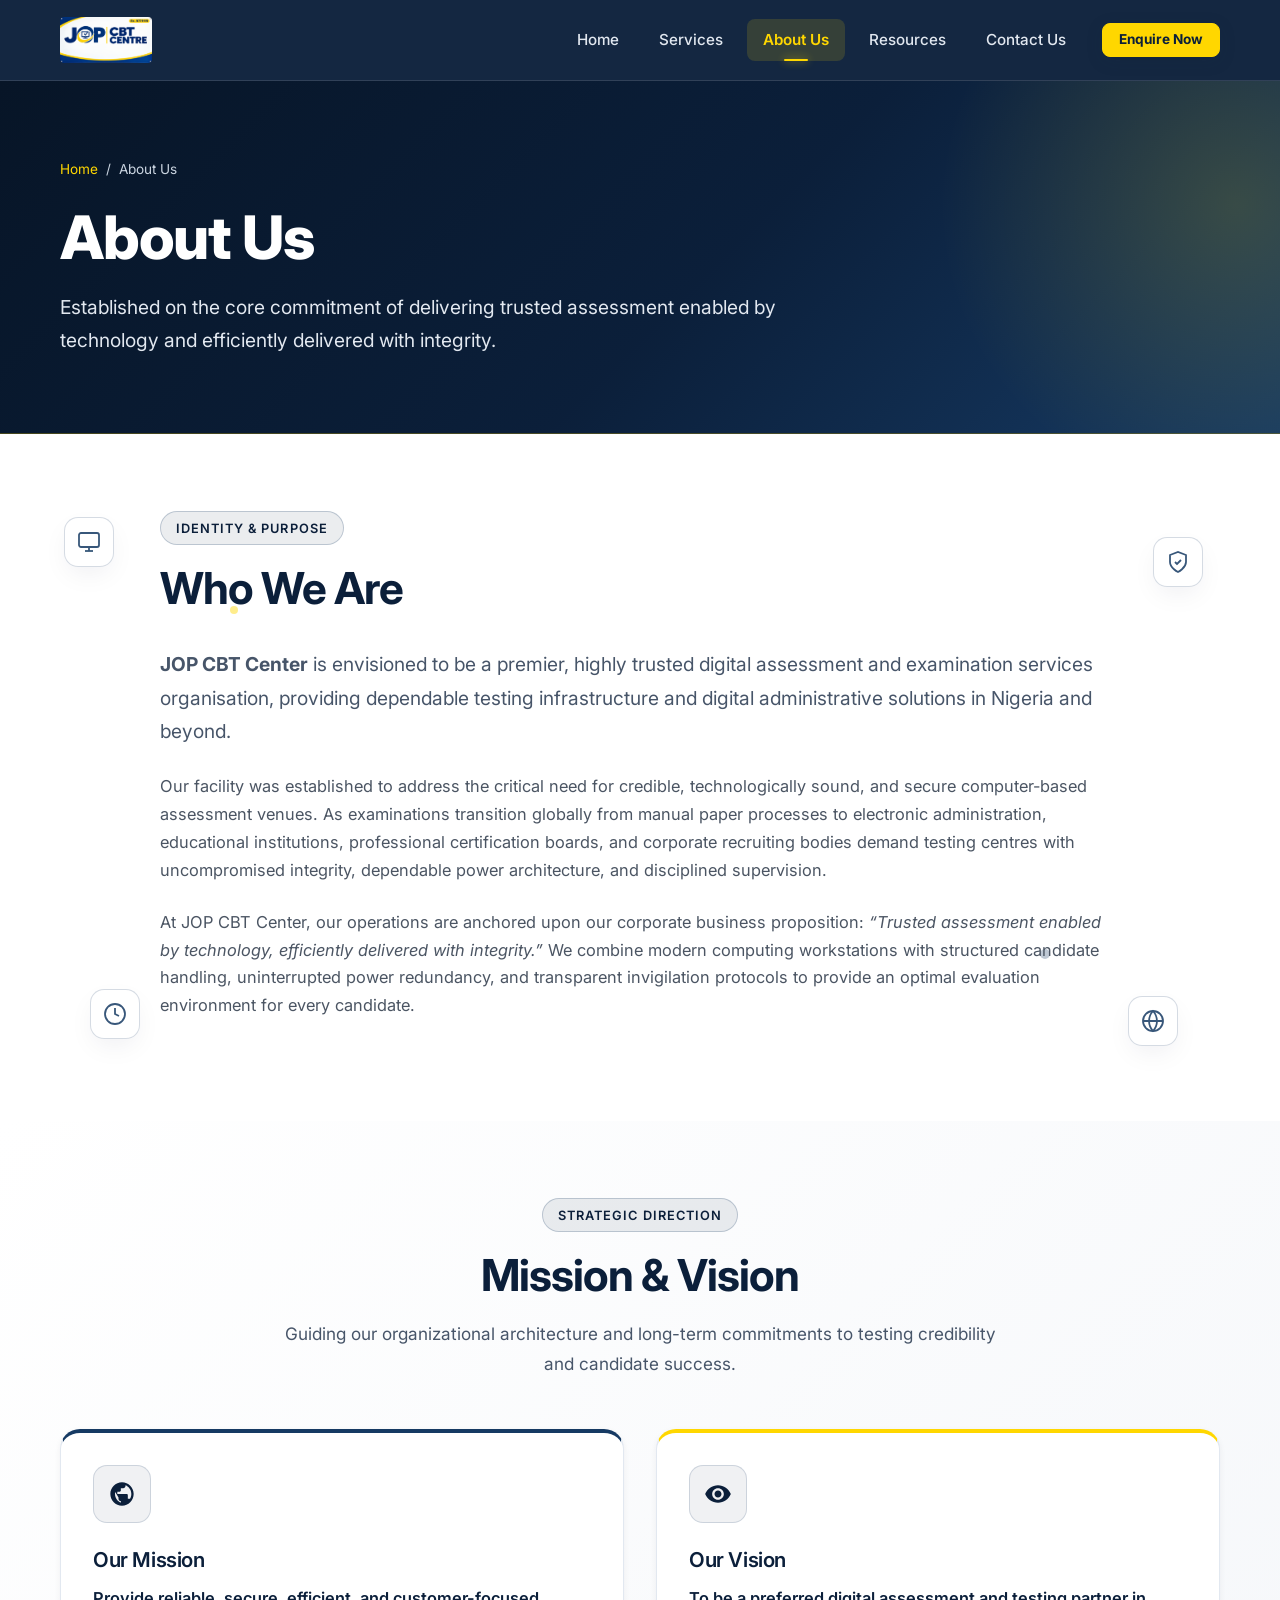
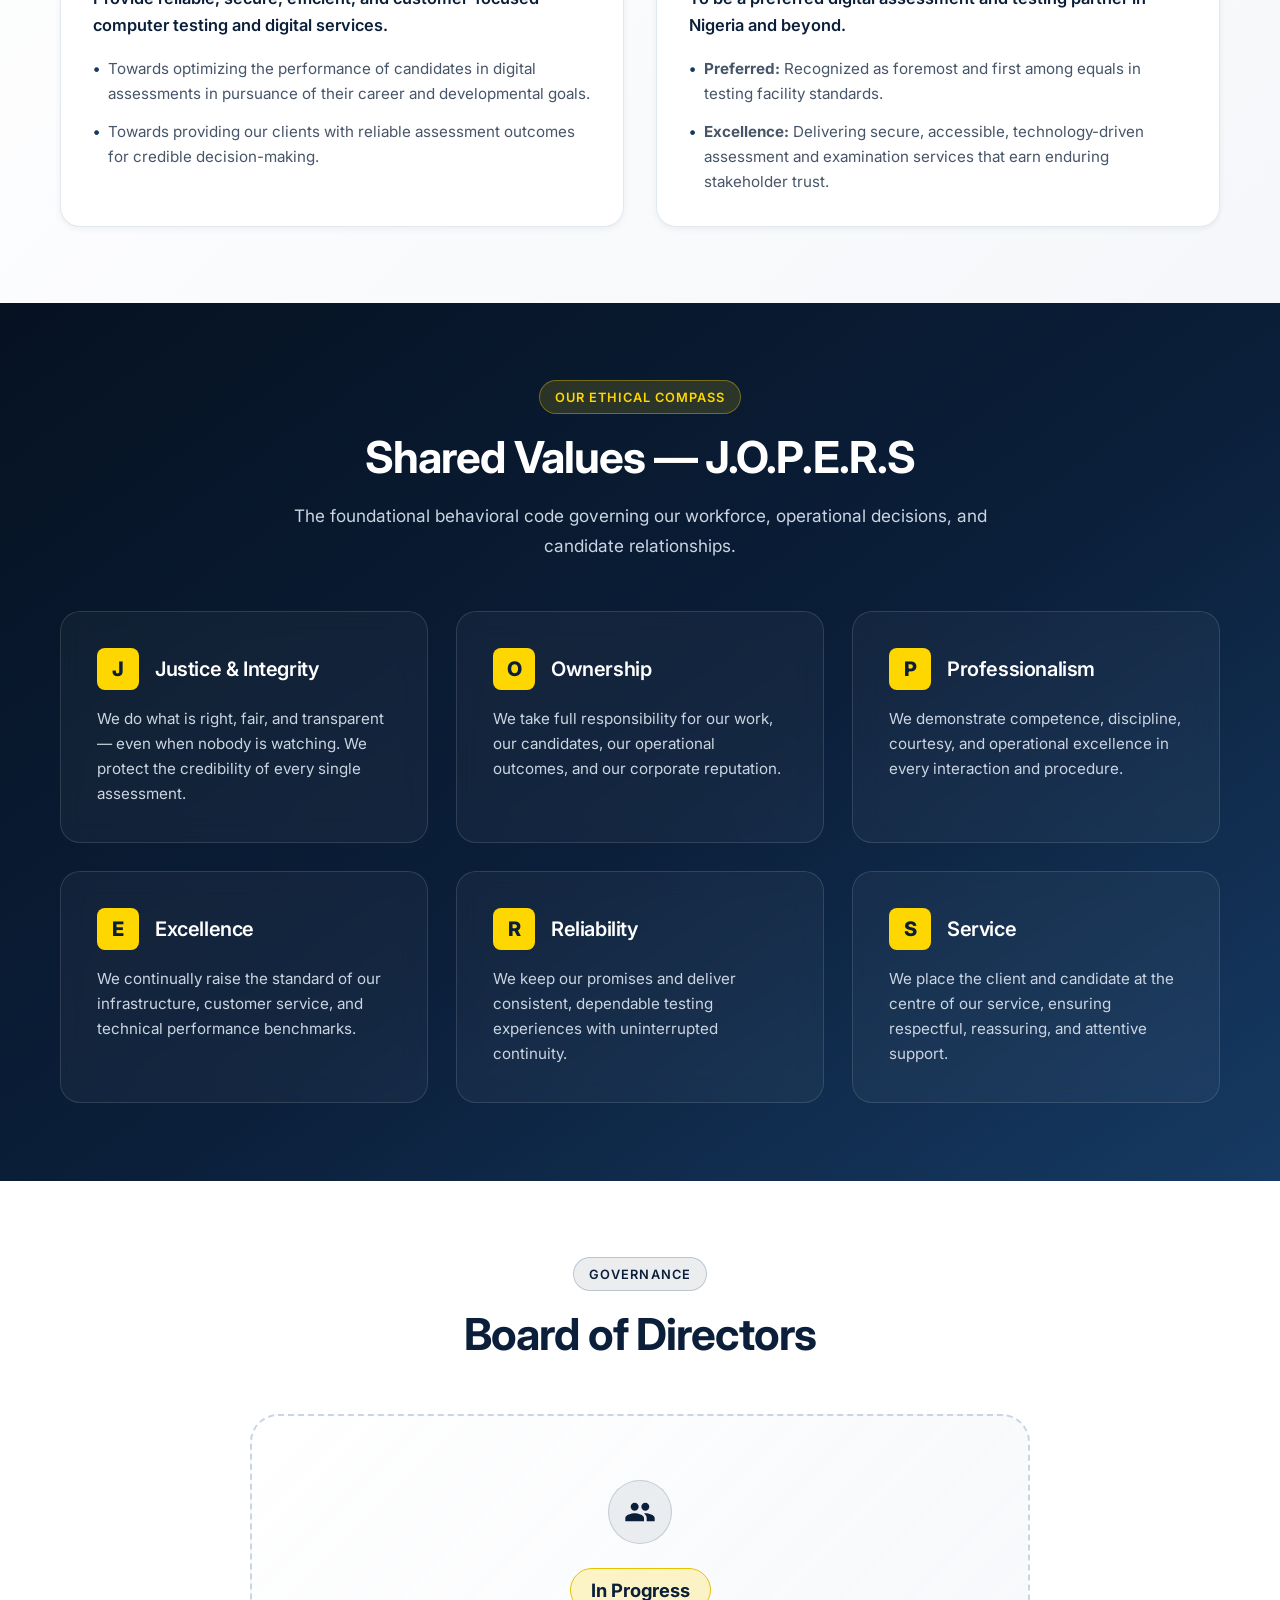
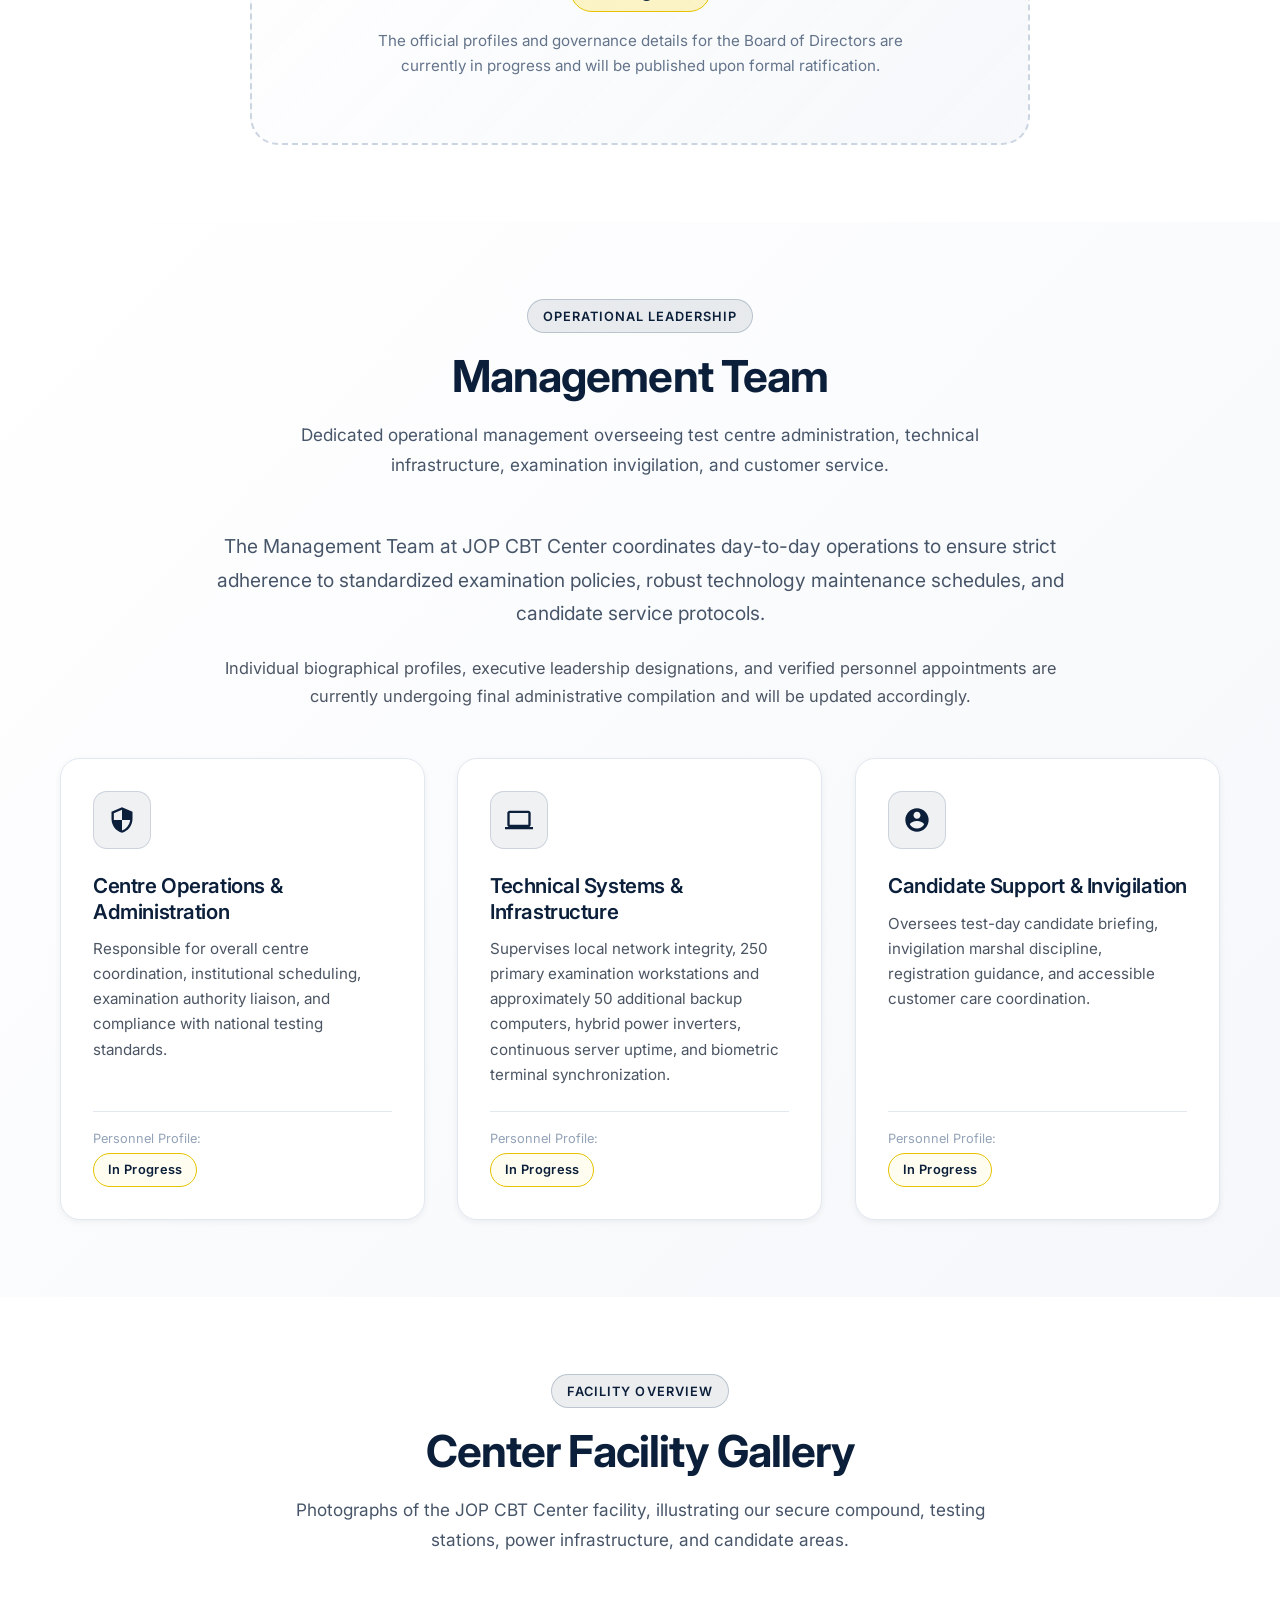
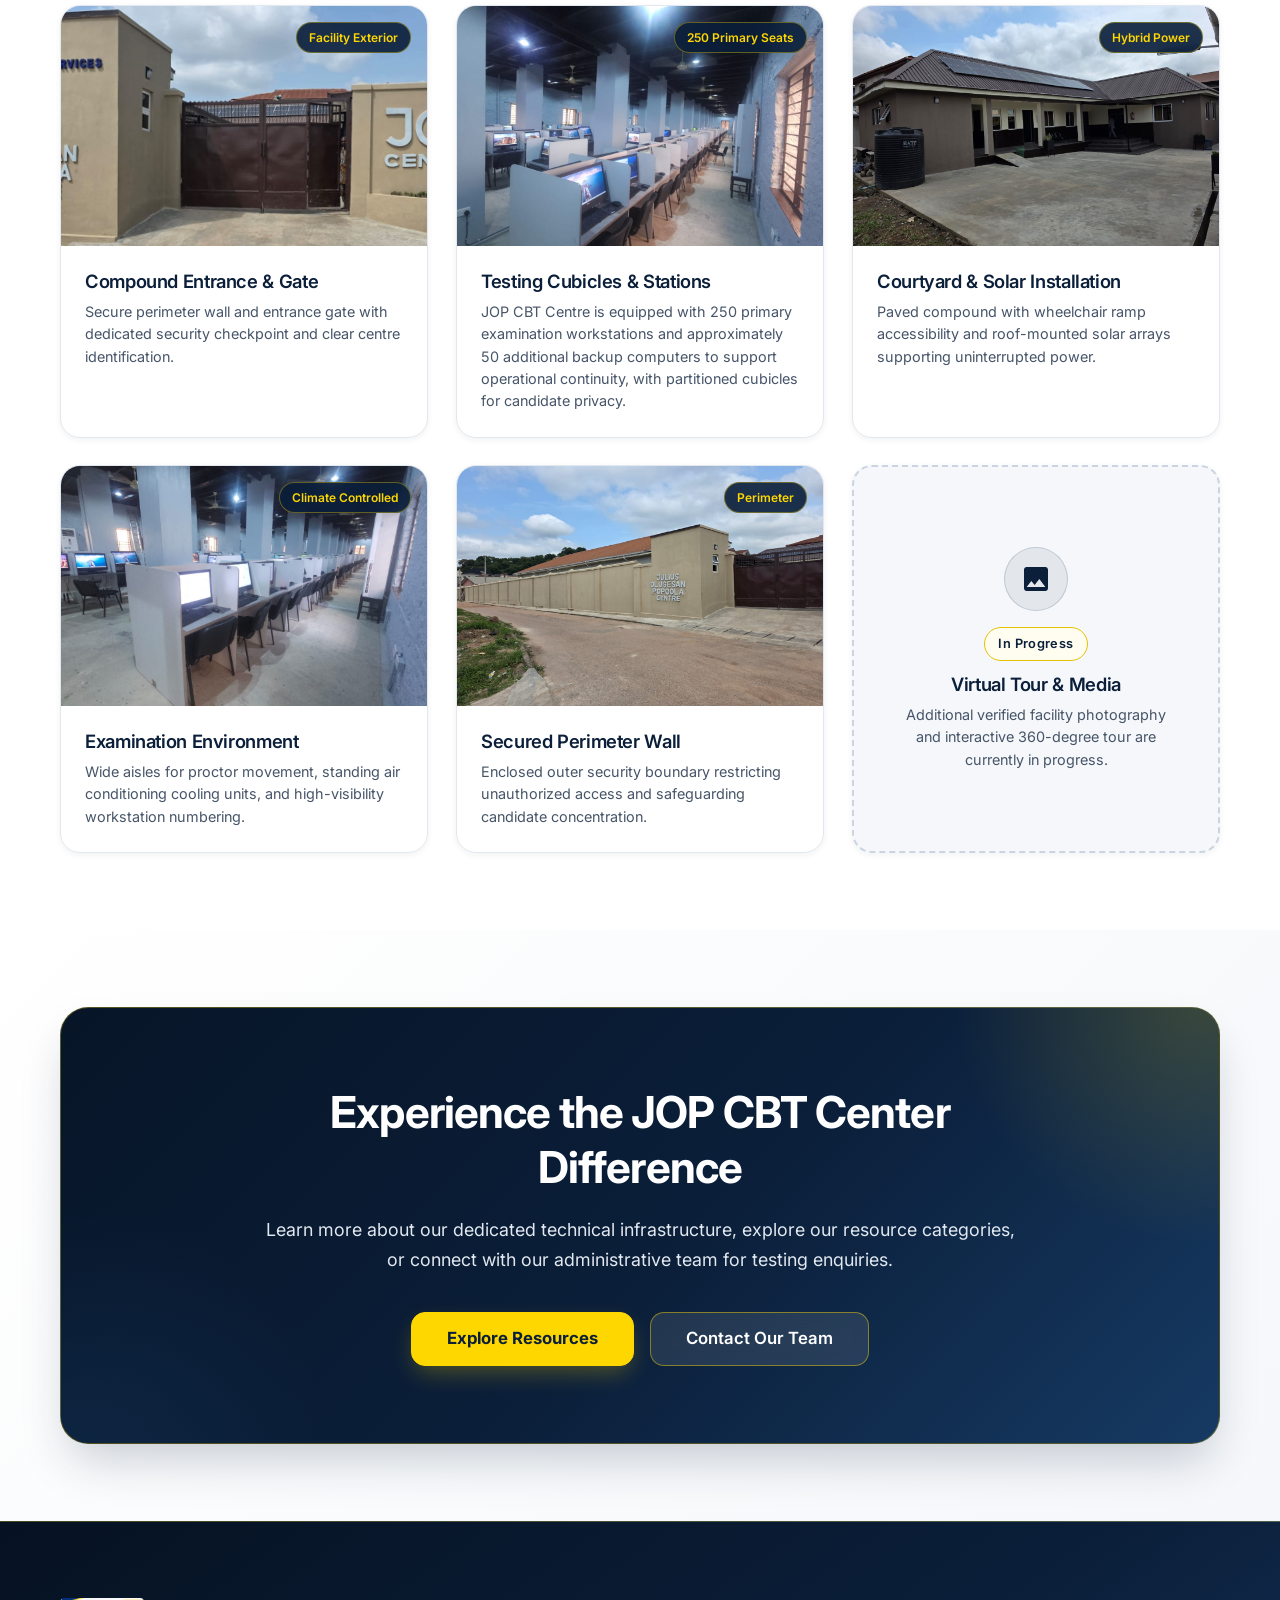
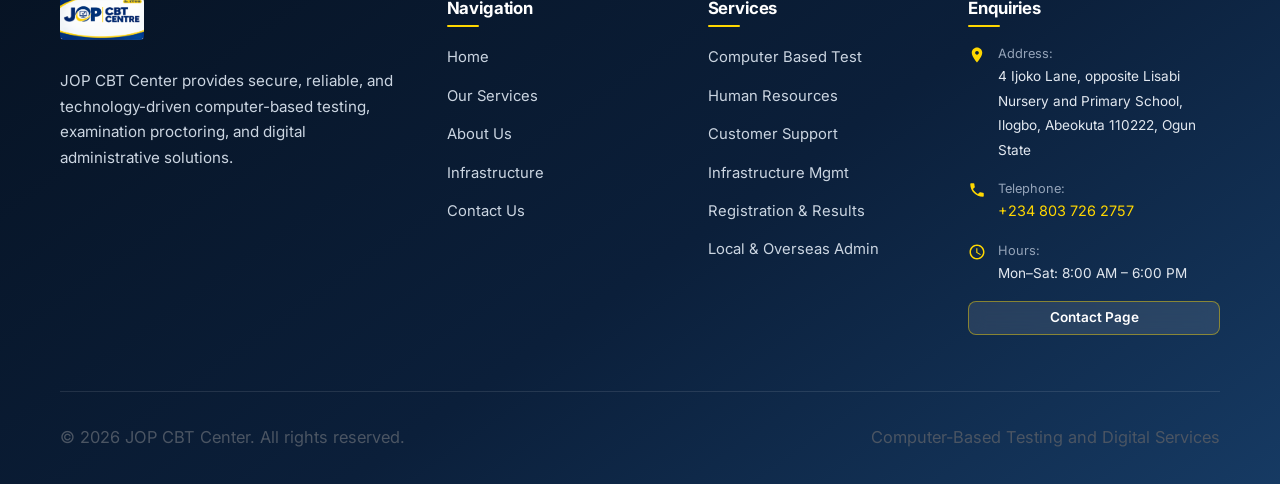
<file: about.html>
<!DOCTYPE html>
<html lang="en">
<head>
  <meta charset="UTF-8">
  <meta name="viewport" content="width=device-width, initial-scale=1.0">
  <title>About Us — JOP CBT Center</title>
  <meta name="description" content="Learn about JOP CBT Center, our mission, vision, core values (J.O.P.E.R.S), operational governance, and facility gallery.">
  <meta name="keywords" content="About JOP CBT Center, Mission, Vision, Core Values, CBT Centre Nigeria, Computer-Based Testing Facilities">
  <meta name="theme-color" content="#0B1F3A">

  <!-- Open Graph Metadata -->
  <meta property="og:title" content="About Us — JOP CBT Center">
  <meta property="og:description" content="Discover our dedication to examination integrity, operational excellence, and customer-focused digital services.">
  <meta property="og:type" content="website">

  <!-- Google Fonts: Inter -->
  <link rel="preconnect" href="https://fonts.googleapis.com">
  <link rel="preconnect" href="https://fonts.gstatic.com" crossorigin>
  <link href="https://fonts.googleapis.com/css2?family=Inter:wght@400;500;600;700;800&display=swap" rel="stylesheet">

  <!-- Stylesheets -->
  <link rel="stylesheet" href="css/style.css">
  <link rel="stylesheet" href="css/responsive.css">
</head>
<body>

  <!-- ======================================================================
       HEADER & NAVIGATION
       ====================================================================== -->
  <header class="site-header" role="banner">
    <div class="nav-container">
      <a href="index.html" class="brand-logo" aria-label="JOP CBT Center Homepage">
        <img src="assets/logo/jop-banner.png" alt="JOP CBT Centre" class="brand-logo-img">
      </a>

      <nav class="desktop-nav" role="navigation" aria-label="Main Navigation">
        <a href="index.html" class="nav-link">Home</a>
        <a href="services.html" class="nav-link">Services</a>
        <a href="about.html" class="nav-link active" aria-current="page">About Us</a>
        <a href="resources.html" class="nav-link">Resources</a>
        <a href="contact.html" class="nav-link">Contact Us</a>
        <div class="nav-cta">
          <a href="contact.html" class="btn btn-primary btn-sm">Enquire Now</a>
        </div>
      </nav>

      <button type="button" class="mobile-menu-toggle" id="mobile-menu-toggle" aria-label="Toggle navigation menu" aria-expanded="false" aria-controls="mobile-nav">
        <svg viewBox="0 0 24 24" fill="none" stroke="currentColor" stroke-width="2" stroke-linecap="round" stroke-linejoin="round" aria-hidden="true">
          <line x1="3" y1="12" x2="21" y2="12"></line>
          <line x1="3" y1="6" x2="21" y2="6"></line>
          <line x1="3" y1="18" x2="21" y2="18"></line>
        </svg>
      </button>
    </div>

    <nav class="mobile-nav" id="mobile-nav" role="navigation" aria-label="Mobile Navigation">
      <a href="index.html" class="nav-link">Home</a>
      <a href="services.html" class="nav-link">Services</a>
      <a href="about.html" class="nav-link active" aria-current="page">About Us</a>
      <a href="resources.html" class="nav-link">Resources</a>
      <a href="contact.html" class="nav-link">Contact Us</a>
      <div class="nav-cta">
        <a href="contact.html" class="btn btn-primary">Enquire Now</a>
      </div>
    </nav>
  </header>

  <main id="main-content">
    <!-- ======================================================================
         PAGE HERO BANNER
         ====================================================================== -->
    <section class="page-banner" aria-label="Page Header">
      <div class="container">
        <div class="page-banner-content reveal-on-scroll">
          <nav class="breadcrumb-nav" aria-label="Breadcrumbs">
            <a href="index.html">Home</a>
            <span>/</span>
            <span aria-current="page">About Us</span>
          </nav>
          <h1>About Us</h1>
          <p>
            Established on the core commitment of delivering trusted assessment enabled by technology and efficiently delivered with integrity.
          </p>
        </div>
      </div>
    </section>

    <!-- ======================================================================
         SECTION A: WHO WE ARE
         ====================================================================== -->
    <section class="section section-white section-interactive-bg" aria-labelledby="who-we-are-heading">
      <!-- Interactive Floating Tech Elements & Ambient Cursor Spotlight -->
      <div class="ambient-cursor-spotlight" aria-hidden="true"></div>
      <div class="floating-tech-backdrop" aria-hidden="true">
        <div class="floating-icon-item icon-pos-1" data-parallax="0.04" title="Vision & Technology">
          <svg viewBox="0 0 24 24" fill="none" stroke="currentColor" stroke-width="1.8">
            <rect x="2" y="3" width="20" height="14" rx="2"/>
            <line x1="8" y1="21" x2="16" y2="21"/>
            <line x1="12" y1="17" x2="12" y2="21"/>
          </svg>
        </div>
        <div class="floating-icon-item icon-pos-2" data-parallax="-0.04" title="Integrity">
          <svg viewBox="0 0 24 24" fill="none" stroke="currentColor" stroke-width="1.8">
            <path d="M12 22s8-4 8-10V5l-8-3-8 3v7c0 6 8 10 8 10z"/>
            <path d="M9 12l2 2 4-4"/>
          </svg>
        </div>
        <div class="floating-icon-item icon-pos-5" data-parallax="0.05" title="Professional Excellence">
          <svg viewBox="0 0 24 24" fill="none" stroke="currentColor" stroke-width="1.8">
            <circle cx="12" cy="12" r="10"/>
            <path d="M12 6v6l4 2"/>
          </svg>
        </div>
        <div class="floating-icon-item icon-pos-6" data-parallax="-0.05" title="Digital Services">
          <svg viewBox="0 0 24 24" fill="none" stroke="currentColor" stroke-width="1.8">
            <circle cx="12" cy="12" r="10"/>
            <path d="M2 12h20M12 2a15.3 15.3 0 0 1 4 10 15.3 15.3 0 0 1-4 10 15.3 15.3 0 0 1-4-10 15.3 15.3 0 0 1 4-10z"/>
          </svg>
        </div>
        <span class="floating-glow-dot dot-1"></span>
        <span class="floating-glow-dot dot-2"></span>
      </div>

      <div class="container">
        <div style="max-width: 960px; margin: 0 auto;" class="reveal-on-scroll">
          <div class="section-header text-left" style="margin-bottom: 2rem;">
            <span class="section-tag">Identity &amp; Purpose</span>
            <h2 id="who-we-are-heading" class="section-title">Who We Are</h2>
          </div>
          <p class="lead" style="margin-bottom: 1.5rem;">
            <strong>JOP CBT Center</strong> is envisioned to be a premier, highly trusted digital assessment and examination services organisation, providing dependable testing infrastructure and digital administrative solutions in Nigeria and beyond.
          </p>
          <p style="margin-bottom: 1.5rem;">
            Our facility was established to address the critical need for credible, technologically sound, and secure computer-based assessment venues. As examinations transition globally from manual paper processes to electronic administration, educational institutions, professional certification boards, and corporate recruiting bodies demand testing centres with uncompromised integrity, dependable power architecture, and disciplined supervision.
          </p>
          <p style="margin-bottom: 1.5rem;">
            At JOP CBT Center, our operations are anchored upon our corporate business proposition: <em>“Trusted assessment enabled by technology, efficiently delivered with integrity.”</em> We combine modern computing workstations with structured candidate handling, uninterrupted power redundancy, and transparent invigilation protocols to provide an optimal evaluation environment for every candidate.
          </p>
        </div>
      </div>
    </section>

    <!-- ======================================================================
         SECTION B: MISSION AND VISION
         ====================================================================== -->
    <section class="section section-light" aria-labelledby="mission-vision-heading">
      <div class="container">
        <div class="section-header reveal-on-scroll">
          <span class="section-tag">Strategic Direction</span>
          <h2 id="mission-vision-heading" class="section-title">Mission &amp; Vision</h2>
          <p class="section-description">
            Guiding our organizational architecture and long-term commitments to testing credibility and candidate success.
          </p>
        </div>

        <div style="display: grid; grid-template-columns: repeat(auto-fit, minmax(340px, 1fr)); gap: 2rem;">
          <!-- Mission Card -->
          <div class="card reveal-on-scroll" style="border-top: 4px solid var(--color-blue-500);">
            <div class="card-icon-wrapper" aria-hidden="true">
              <svg viewBox="0 0 24 24" fill="currentColor">
                <path d="M12 2C6.48 2 2 6.48 2 12s4.48 10 10 10 10-4.48 10-10S17.52 2 12 2zm1 17.93c-3.95-.49-7-3.85-7-7.93 0-.62.08-1.21.21-1.79L9 15v1c0 1.1.9 2 2 2v1.93zm6.9-2.54c-.26-.81-1-1.39-1.9-1.39h-1v-3c0-.55-.45-1-1-1H8v-2h2c.55 0 1-.45 1-1V7h2c1.1 0 2-.9 2-2v-.41c2.93 1.19 5 4.06 5 7.41 0 2.08-.8 3.97-2.1 5.39z"/>
              </svg>
            </div>
            <h3 class="card-title">Our Mission</h3>
            <p style="font-weight: var(--font-weight-semibold); color: var(--color-navy-900); margin-bottom: 1rem;">
              Provide reliable, secure, efficient, and customer-focused computer testing and digital services.
            </p>
            <ul style="display: flex; flex-direction: column; gap: 0.75rem; font-size: 0.95rem; color: var(--color-slate-600);">
              <li style="display: flex; align-items: flex-start; gap: 0.5rem;">
                <span style="color: var(--color-cyan-500); font-weight: bold;">•</span>
                <span>Towards optimizing the performance of candidates in digital assessments in pursuance of their career and developmental goals.</span>
              </li>
              <li style="display: flex; align-items: flex-start; gap: 0.5rem;">
                <span style="color: var(--color-cyan-500); font-weight: bold;">•</span>
                <span>Towards providing our clients with reliable assessment outcomes for credible decision-making.</span>
              </li>
            </ul>
          </div>

          <!-- Vision Card -->
          <div class="card reveal-on-scroll" style="border-top: 4px solid var(--color-yellow-primary);">
            <div class="card-icon-wrapper" aria-hidden="true">
              <svg viewBox="0 0 24 24" fill="currentColor">
                <path d="M12 4.5C7 4.5 2.73 7.61 1 12c1.73 4.39 6 7.5 11 7.5s9.27-3.11 11-7.5c-1.73-4.39-6-7.5-11-7.5zM12 17c-2.76 0-5-2.24-5-5s2.24-5 5-5 5 2.24 5 5-2.24 5-5 5zm0-8c-1.66 0-3 1.34-3 3s1.34 3 3 3 3-1.34 3-3-1.34-3-3-3z"/>
              </svg>
            </div>
            <h3 class="card-title">Our Vision</h3>
            <p style="font-weight: var(--font-weight-semibold); color: var(--color-navy-900); margin-bottom: 1rem;">
              To be a preferred digital assessment and testing partner in Nigeria and beyond.
            </p>
            <ul style="display: flex; flex-direction: column; gap: 0.75rem; font-size: 0.95rem; color: var(--color-slate-600);">
              <li style="display: flex; align-items: flex-start; gap: 0.5rem;">
                <span style="color: var(--color-blue-500); font-weight: bold;">•</span>
                <span><strong>Preferred:</strong> Recognized as foremost and first among equals in testing facility standards.</span>
              </li>
              <li style="display: flex; align-items: flex-start; gap: 0.5rem;">
                <span style="color: var(--color-blue-500); font-weight: bold;">•</span>
                <span><strong>Excellence:</strong> Delivering secure, accessible, technology-driven assessment and examination services that earn enduring stakeholder trust.</span>
              </li>
            </ul>
          </div>
        </div>
      </div>
    </section>

    <!-- ======================================================================
         SECTION C: CORE VALUES (J.O.P.E.R.S)
         ====================================================================== -->
    <section class="section section-dark" aria-labelledby="core-values-heading">
      <div class="container">
        <div class="section-header reveal-on-scroll">
          <span class="section-tag">Our Ethical Compass</span>
          <h2 id="core-values-heading" class="section-title">Shared Values — J.O.P.E.R.S</h2>
          <p class="section-description">
            The foundational behavioral code governing our workforce, operational decisions, and candidate relationships.
          </p>
        </div>

        <div class="cards-grid">
          <!-- J - Justice & Integrity -->
          <div class="card-glass-dark reveal-on-scroll">
            <div style="display: flex; align-items: center; gap: 1rem; margin-bottom: 1rem;">
              <span style="display: flex; align-items: center; justify-content: center; width: 42px; height: 42px; border-radius: var(--border-radius-sm); background: var(--color-yellow-primary); color: var(--color-navy-primary); font-weight: var(--font-weight-extrabold); font-size: 1.25rem;">J</span>
              <h3 style="font-size: 1.25rem; margin: 0;">Justice &amp; Integrity</h3>
            </div>
            <p class="card-description">
              We do what is right, fair, and transparent — even when nobody is watching. We protect the credibility of every single assessment.
            </p>
          </div>

          <!-- O - Ownership -->
          <div class="card-glass-dark reveal-on-scroll">
            <div style="display: flex; align-items: center; gap: 1rem; margin-bottom: 1rem;">
              <span style="display: flex; align-items: center; justify-content: center; width: 42px; height: 42px; border-radius: var(--border-radius-sm); background: var(--color-yellow-primary); color: var(--color-navy-primary); font-weight: var(--font-weight-extrabold); font-size: 1.25rem;">O</span>
              <h3 style="font-size: 1.25rem; margin: 0;">Ownership</h3>
            </div>
            <p class="card-description">
              We take full responsibility for our work, our candidates, our operational outcomes, and our corporate reputation.
            </p>
          </div>

          <!-- P - Professionalism -->
          <div class="card-glass-dark reveal-on-scroll">
            <div style="display: flex; align-items: center; gap: 1rem; margin-bottom: 1rem;">
              <span style="display: flex; align-items: center; justify-content: center; width: 42px; height: 42px; border-radius: var(--border-radius-sm); background: var(--color-yellow-primary); color: var(--color-navy-primary); font-weight: var(--font-weight-extrabold); font-size: 1.25rem;">P</span>
              <h3 style="font-size: 1.25rem; margin: 0;">Professionalism</h3>
            </div>
            <p class="card-description">
              We demonstrate competence, discipline, courtesy, and operational excellence in every interaction and procedure.
            </p>
          </div>

          <!-- E - Excellence -->
          <div class="card-glass-dark reveal-on-scroll">
            <div style="display: flex; align-items: center; gap: 1rem; margin-bottom: 1rem;">
              <span style="display: flex; align-items: center; justify-content: center; width: 42px; height: 42px; border-radius: var(--border-radius-sm); background: var(--color-yellow-primary); color: var(--color-navy-primary); font-weight: var(--font-weight-extrabold); font-size: 1.25rem;">E</span>
              <h3 style="font-size: 1.25rem; margin: 0;">Excellence</h3>
            </div>
            <p class="card-description">
              We continually raise the standard of our infrastructure, customer service, and technical performance benchmarks.
            </p>
          </div>

          <!-- R - Reliability -->
          <div class="card-glass-dark reveal-on-scroll">
            <div style="display: flex; align-items: center; gap: 1rem; margin-bottom: 1rem;">
              <span style="display: flex; align-items: center; justify-content: center; width: 42px; height: 42px; border-radius: var(--border-radius-sm); background: var(--color-yellow-primary); color: var(--color-navy-primary); font-weight: var(--font-weight-extrabold); font-size: 1.25rem;">R</span>
              <h3 style="font-size: 1.25rem; margin: 0;">Reliability</h3>
            </div>
            <p class="card-description">
              We keep our promises and deliver consistent, dependable testing experiences with uninterrupted continuity.
            </p>
          </div>

          <!-- S - Service -->
          <div class="card-glass-dark reveal-on-scroll">
            <div style="display: flex; align-items: center; gap: 1rem; margin-bottom: 1rem;">
              <span style="display: flex; align-items: center; justify-content: center; width: 42px; height: 42px; border-radius: var(--border-radius-sm); background: var(--color-yellow-primary); color: var(--color-navy-primary); font-weight: var(--font-weight-extrabold); font-size: 1.25rem;">S</span>
              <h3 style="font-size: 1.25rem; margin: 0;">Service</h3>
            </div>
            <p class="card-description">
              We place the client and candidate at the centre of our service, ensuring respectful, reassuring, and attentive support.
            </p>
          </div>
        </div>
      </div>
    </section>

    <!-- ======================================================================
         SECTION D: BOARD OF DIRECTORS (STRICT MANDATORY PLACEHOLDER)
         ====================================================================== -->
    <section class="section section-white" aria-labelledby="board-heading">
      <div class="container">
        <div class="section-header reveal-on-scroll">
          <span class="section-tag">Governance</span>
          <h2 id="board-heading" class="section-title">Board of Directors</h2>
        </div>

        <!-- Strict non-negotiable instruction: Must display exact heading "Board of Directors" followed by exact placeholder text "In Progress" -->
        <div class="in-progress-placeholder reveal-on-scroll">
          <div class="placeholder-icon" aria-hidden="true">
            <svg viewBox="0 0 24 24" fill="currentColor">
              <path d="M16 11c1.66 0 2.99-1.34 2.99-3S17.66 5 16 5s-3 1.34-3 3 1.34 3 3 3zm-8 0c1.66 0 2.99-1.34 2.99-3S9.66 5 8 5 5 6.34 5 8s1.34 3 3 3zm0 2c-2.33 0-7 1.17-7 3.5V19h14v-2.5c0-2.33-4.67-3.5-7-3.5zm8 0c-.29 0-.62.02-.97.05 1.16.84 1.97 1.97 1.97 3.45V19h6v-2.5c0-2.33-4.67-3.5-7-3.5z"/>
            </svg>
          </div>
          <div class="placeholder-status">In Progress</div>
          <p class="placeholder-desc">
            The official profiles and governance details for the Board of Directors are currently in progress and will be published upon formal ratification.
          </p>
        </div>
      </div>
    </section>

    <!-- ======================================================================
         SECTION E: MANAGEMENT TEAM
         ====================================================================== -->
    <section class="section section-light" aria-labelledby="management-heading">
      <div class="container">
        <div class="section-header reveal-on-scroll">
          <span class="section-tag">Operational Leadership</span>
          <h2 id="management-heading" class="section-title">Management Team</h2>
          <p class="section-description">
            Dedicated operational management overseeing test centre administration, technical infrastructure, examination invigilation, and customer service.
          </p>
        </div>

        <div style="max-width: 900px; margin: 0 auto clamp(2rem, 4vw, 3rem) auto; text-align: center;" class="reveal-on-scroll">
          <p class="lead" style="margin-bottom: 1.5rem;">
            The Management Team at JOP CBT Center coordinates day-to-day operations to ensure strict adherence to standardized examination policies, robust technology maintenance schedules, and candidate service protocols.
          </p>
          <p style="margin-bottom: 2rem;">
            Individual biographical profiles, executive leadership designations, and verified personnel appointments are currently undergoing final administrative compilation and will be updated accordingly.
          </p>
        </div>

        <!-- Management Functional Roles Layout with "In Progress" for unprovided factual identities -->
        <div class="cards-grid-3">
          <div class="card reveal-on-scroll">
            <div class="card-icon-wrapper" aria-hidden="true">
              <svg viewBox="0 0 24 24" fill="currentColor">
                <path d="M12 1L3 5v6c0 5.55 3.84 10.74 9 12 5.16-1.26 9-6.45 9-12V5l-9-4zm0 10.99h7c-.53 4.12-3.28 7.79-7 8.94V12H5V6.3l7-3.11v8.8z"/>
              </svg>
            </div>
            <h3 class="card-title">Centre Operations &amp; Administration</h3>
            <p class="card-description">
              Responsible for overall centre coordination, institutional scheduling, examination authority liaison, and compliance with national testing standards.
            </p>
            <div style="margin-top: auto; padding-top: 1rem; border-top: 1px solid var(--color-border);">
              <span style="font-size: 0.8rem; color: var(--color-slate-400); display: block; margin-bottom: 4px;">Personnel Profile:</span>
              <span class="badge-in-progress">In Progress</span>
            </div>
          </div>

          <div class="card reveal-on-scroll">
            <div class="card-icon-wrapper" aria-hidden="true">
              <svg viewBox="0 0 24 24" fill="currentColor">
                <path d="M20 18c1.1 0 1.99-.9 1.99-2L22 6c0-1.1-.9-2-2-2H4c-1.1 0-2 .9-2 2v10c0 1.1.9 2 2 2H0v2h24v-2h-4zM4 6h16v10H4V6z"/>
              </svg>
            </div>
            <h3 class="card-title">Technical Systems &amp; Infrastructure</h3>
            <p class="card-description">
              Supervises local network integrity, 250 primary examination workstations and approximately 50 additional backup computers, hybrid power inverters, continuous server uptime, and biometric terminal synchronization.
            </p>
            <div style="margin-top: auto; padding-top: 1rem; border-top: 1px solid var(--color-border);">
              <span style="font-size: 0.8rem; color: var(--color-slate-400); display: block; margin-bottom: 4px;">Personnel Profile:</span>
              <span class="badge-in-progress">In Progress</span>
            </div>
          </div>

          <div class="card reveal-on-scroll">
            <div class="card-icon-wrapper" aria-hidden="true">
              <svg viewBox="0 0 24 24" fill="currentColor">
                <path d="M12 2C6.48 2 2 6.48 2 12s4.48 10 10 10 10-4.48 10-10S17.52 2 12 2zm0 3c1.66 0 3 1.34 3 3s-1.34 3-3 3-3-1.34-3-3 1.34-3 3-3zm0 14.2c-2.5 0-4.71-1.28-6-3.22.03-1.99 4-3.08 6-3.08 1.99 0 5.97 1.09 6 3.08-1.29 1.94-3.5 3.22-6 3.22z"/>
              </svg>
            </div>
            <h3 class="card-title">Candidate Support &amp; Invigilation</h3>
            <p class="card-description">
              Oversees test-day candidate briefing, invigilation marshal discipline, registration guidance, and accessible customer care coordination.
            </p>
            <div style="margin-top: auto; padding-top: 1rem; border-top: 1px solid var(--color-border);">
              <span style="font-size: 0.8rem; color: var(--color-slate-400); display: block; margin-bottom: 4px;">Personnel Profile:</span>
              <span class="badge-in-progress">In Progress</span>
            </div>
          </div>
        </div>
      </div>
    </section>

    <!-- ======================================================================
         SECTION F: GALLERY
         ====================================================================== -->
    <section class="section section-white" aria-labelledby="gallery-heading">
      <div class="container">
        <div class="section-header reveal-on-scroll">
          <span class="section-tag">Facility Overview</span>
          <h2 id="gallery-heading" class="section-title">Center Facility Gallery</h2>
          <p class="section-description">
            Photographs of the JOP CBT Center facility, illustrating our secure compound, testing stations, power infrastructure, and candidate areas.
          </p>
        </div>

        <div class="gallery-grid">
          <!-- Photo 1: Entrance Gate & Signage -->
          <article class="gallery-card reveal-on-scroll">
            <div class="gallery-image-wrapper">
              <img src="assets/images/jop-entrance-gate.jpg" alt="Julius Olusesan Popoola Center entrance gate and security perimeter" loading="lazy">
              <span class="gallery-badge">Facility Exterior</span>
            </div>
            <div class="gallery-content">
              <h3 class="gallery-title">Compound Entrance &amp; Gate</h3>
              <p class="gallery-caption">
                Secure perimeter wall and entrance gate with dedicated security checkpoint and clear centre identification.
              </p>
            </div>
          </article>

          <!-- Photo 2: 250 Primary Workstations CBT Hall -->
          <article class="gallery-card reveal-on-scroll">
            <div class="gallery-image-wrapper">
              <img src="assets/images/jop-cbt-hall-1.jpg" alt="Inside the JOP CBT Center hall showing partitioned computer stations" loading="lazy">
              <span class="gallery-badge">250 Primary Seats</span>
            </div>
            <div class="gallery-content">
              <h3 class="gallery-title">Testing Cubicles &amp; Stations</h3>
              <p class="gallery-caption">
                JOP CBT Centre is equipped with 250 primary examination workstations and approximately 50 additional backup computers to support operational continuity, with partitioned cubicles for candidate privacy.
              </p>
            </div>
          </article>

          <!-- Photo 3: Courtyard & Solar Panels -->
          <article class="gallery-card reveal-on-scroll">
            <div class="gallery-image-wrapper">
              <img src="assets/images/cbt-photo-4.jpg" alt="Paved facility courtyard with roof solar power installations" loading="lazy">
              <span class="gallery-badge">Hybrid Power</span>
            </div>
            <div class="gallery-content">
              <h3 class="gallery-title">Courtyard &amp; Solar Installation</h3>
              <p class="gallery-caption">
                Paved compound with wheelchair ramp accessibility and roof-mounted solar arrays supporting uninterrupted power.
              </p>
            </div>
          </article>

          <!-- Photo 4: Examination Hall Angle -->
          <article class="gallery-card reveal-on-scroll">
            <div class="gallery-image-wrapper">
              <img src="assets/images/cbt-photo-7.jpg" alt="Computer testing stations with air conditioning and proctor pathways" loading="lazy">
              <span class="gallery-badge">Climate Controlled</span>
            </div>
            <div class="gallery-content">
              <h3 class="gallery-title">Examination Environment</h3>
              <p class="gallery-caption">
                Wide aisles for proctor movement, standing air conditioning cooling units, and high-visibility workstation numbering.
              </p>
            </div>
          </article>

          <!-- Photo 5: Perimeter & Access Control -->
          <article class="gallery-card reveal-on-scroll">
            <div class="gallery-image-wrapper">
              <img src="assets/images/cbt-photo-3.jpg" alt="External perimeter wall of Julius Olusesan Popoola Center" loading="lazy">
              <span class="gallery-badge">Perimeter</span>
            </div>
            <div class="gallery-content">
              <h3 class="gallery-title">Secured Perimeter Wall</h3>
              <p class="gallery-caption">
                Enclosed outer security boundary restricting unauthorized access and safeguarding candidate concentration.
              </p>
            </div>
          </article>

          <!-- Photo 6: Future Media "In Progress" Placeholder Slot -->
          <article class="gallery-card reveal-on-scroll" style="border: 2px dashed var(--color-slate-300); background: var(--color-slate-50); justify-content: center; text-align: center; padding: 2rem;">
            <div style="margin: auto;">
              <div class="placeholder-icon" style="margin-bottom: 1rem;" aria-hidden="true">
                <svg viewBox="0 0 24 24" fill="currentColor">
                  <path d="M21 19V5c0-1.1-.9-2-2-2H5c-1.1 0-2 .9-2 2v14c0 1.1.9 2 2 2h14c1.1 0 2-.9 2-2zM8.5 13.5l2.5 3.01L14.5 12l4.5 6H5l3.5-4.5z"/>
                </svg>
              </div>
              <span class="badge-in-progress" style="margin-bottom: 0.75rem;">In Progress</span>
              <h3 class="gallery-title">Virtual Tour &amp; Media</h3>
              <p class="gallery-caption" style="max-width: 260px; margin: 0 auto;">
                Additional verified facility photography and interactive 360-degree tour are currently in progress.
              </p>
            </div>
          </article>
        </div>
      </div>
    </section>

    <!-- ======================================================================
         CALL TO ACTION SECTION
         ====================================================================== -->
    <section class="section section-light" aria-labelledby="about-cta-heading">
      <div class="container">
        <div class="cta-banner reveal-on-scroll">
          <div class="cta-content">
            <h2 id="about-cta-heading" class="cta-title">Experience the JOP CBT Center Difference</h2>
            <p class="cta-description">
              Learn more about our dedicated technical infrastructure, explore our resource categories, or connect with our administrative team for testing enquiries.
            </p>
            <div class="cta-actions">
              <a href="resources.html" class="btn btn-accent btn-lg">Explore Resources</a>
              <a href="contact.html" class="btn btn-secondary btn-lg">Contact Our Team</a>
            </div>
          </div>
        </div>
      </div>
    </section>
  </main>

  <!-- ======================================================================
       FOOTER
       ====================================================================== -->
  <footer class="site-footer" role="contentinfo">
    <div class="container">
      <div class="footer-grid">
        <div class="footer-brand">
          <a href="index.html" class="brand-logo" aria-label="JOP CBT Center Homepage">
            <img src="assets/logo/jop-banner.png" alt="JOP CBT Centre" class="brand-logo-img">
          </a>
          <p>
            JOP CBT Center provides secure, reliable, and technology-driven computer-based testing, examination proctoring, and digital administrative solutions.
          </p>
        </div>

        <div>
          <h4 class="footer-col-title">Navigation</h4>
          <ul class="footer-links">
            <li><a href="index.html" class="footer-link">Home</a></li>
            <li><a href="services.html" class="footer-link">Our Services</a></li>
            <li><a href="about.html" class="footer-link">About Us</a></li>
            <li><a href="resources.html" class="footer-link">Infrastructure</a></li>
            <li><a href="contact.html" class="footer-link">Contact Us</a></li>
          </ul>
        </div>

        <div>
          <h4 class="footer-col-title">Services</h4>
          <ul class="footer-links">
            <li><a href="services.html#service-cbt" class="footer-link">Computer Based Test</a></li>
            <li><a href="services.html#service-hr" class="footer-link">Human Resources</a></li>
            <li><a href="services.html#service-support" class="footer-link">Customer Support</a></li>
            <li><a href="services.html#service-infrastructure" class="footer-link">Infrastructure Mgmt</a></li>
            <li><a href="services.html#service-registration" class="footer-link">Registration &amp; Results</a></li>
            <li><a href="services.html#service-admin" class="footer-link">Local &amp; Overseas Admin</a></li>
          </ul>
        </div>

        <div>
          <h4 class="footer-col-title">Enquiries</h4>
          <div class="footer-contact-item">
            <svg class="footer-contact-icon" viewBox="0 0 24 24" fill="currentColor" aria-hidden="true">
              <path d="M12 2C8.13 2 5 5.13 5 9c0 5.25 7 13 7 13s7-7.75 7-13c0-3.87-3.13-7-7-7zm0 9.5c-1.38 0-2.5-1.12-2.5-2.5s1.12-2.5 2.5-2.5 2.5 1.12 2.5 2.5-1.12 2.5-2.5 2.5z"/>
            </svg>
            <div>
              <span style="display:block; font-size: 0.8rem; color: var(--color-slate-400);">Address:</span>
              <span style="font-size: 0.85rem; color: var(--color-slate-200); line-height: 1.4;">4 Ijoko Lane, opposite Lisabi Nursery and Primary School, Ilogbo, Abeokuta 110222, Ogun State</span>
            </div>
          </div>
          <div class="footer-contact-item">
            <svg class="footer-contact-icon" viewBox="0 0 24 24" fill="currentColor" aria-hidden="true">
              <path d="M6.62 10.79c1.44 2.83 3.76 5.14 6.59 6.59l2.2-2.2c.27-.27.67-.36 1.02-.24 1.12.37 2.33.57 3.57.57.55 0 1 .45 1 1V20c0 .55-.45 1-1 1-9.39 0-17-7.61-17-17 0-.55.45-1 1-1h3.5c.55 0 1 .45 1 1 0 1.25.2 2.45.57 3.57.11.35.03.74-.25 1.02l-2.2 2.2z"/>
            </svg>
            <div>
              <span style="display:block; font-size: 0.8rem; color: var(--color-slate-400);">Telephone:</span>
              <a href="tel:+2348037262757" style="font-size: 0.9rem; color: var(--color-cyan-400); text-decoration: none;">+234 803 726 2757</a>
            </div>
          </div>
          <div class="footer-contact-item">
            <svg class="footer-contact-icon" viewBox="0 0 24 24" fill="currentColor" aria-hidden="true">
              <path d="M11.99 2C6.47 2 2 6.48 2 12s4.47 10 9.99 10C17.52 22 22 17.52 22 12S17.52 2 11.99 2zM12 20c-4.42 0-8-3.58-8-8s3.58-8 8-8 8 3.58 8 8-3.58 8-8 8zm.5-13H11v6l5.25 3.15.75-1.23-4.5-2.67z"/>
            </svg>
            <div>
              <span style="display:block; font-size: 0.8rem; color: var(--color-slate-400);">Hours:</span>
              <span style="font-size: 0.85rem; color: var(--color-slate-200); line-height: 1.4;">Mon–Sat: 8:00 AM – 6:00 PM</span>
            </div>
          </div>
          <div style="margin-top: 1rem;">
            <a href="contact.html" class="btn btn-secondary btn-sm" style="width: 100%;">Contact Page</a>
          </div>
        </div>
      </div>

      <div class="footer-bottom">
        <p>&copy; <span id="current-year">2026</span> JOP CBT Center. All rights reserved.</p>
        <p>Computer-Based Testing and Digital Services</p>
      </div>
    </div>
  </footer>

  <script src="js/script.js" defer></script>
</body>
</html>
</file>
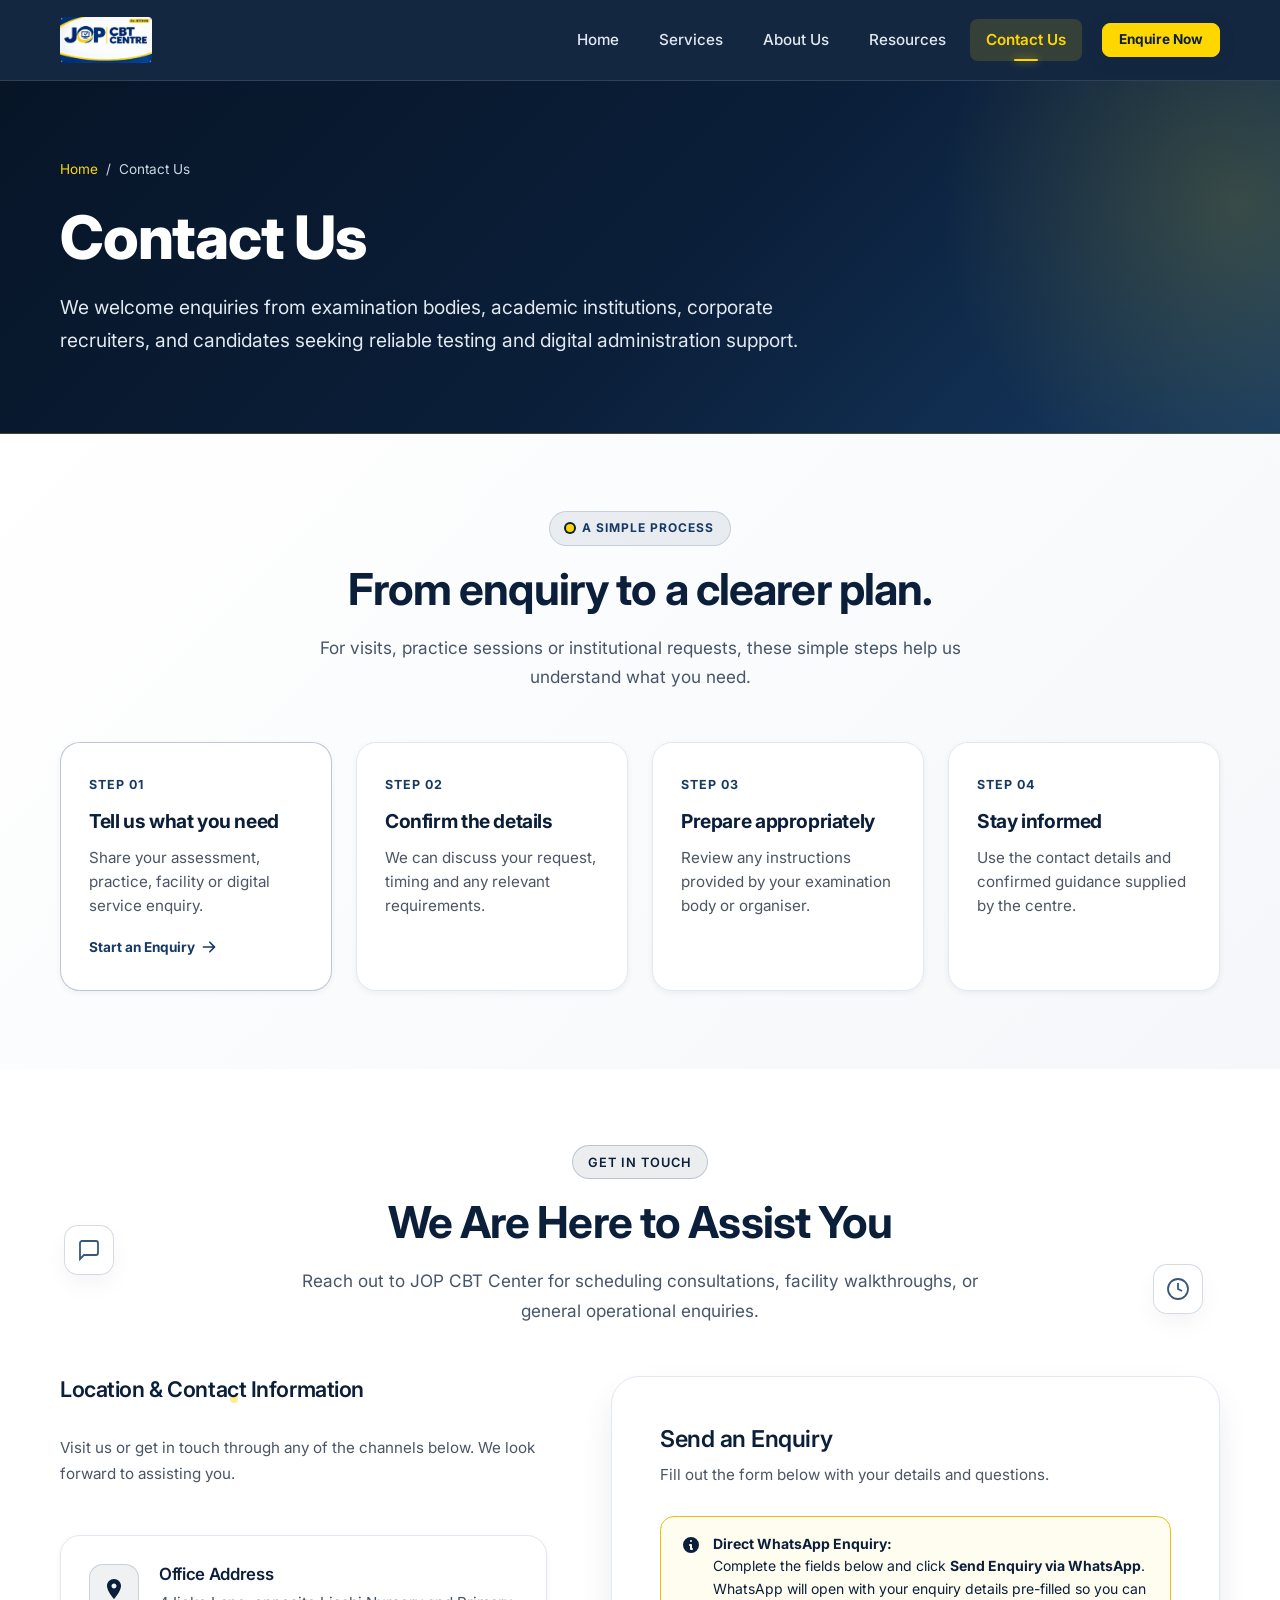
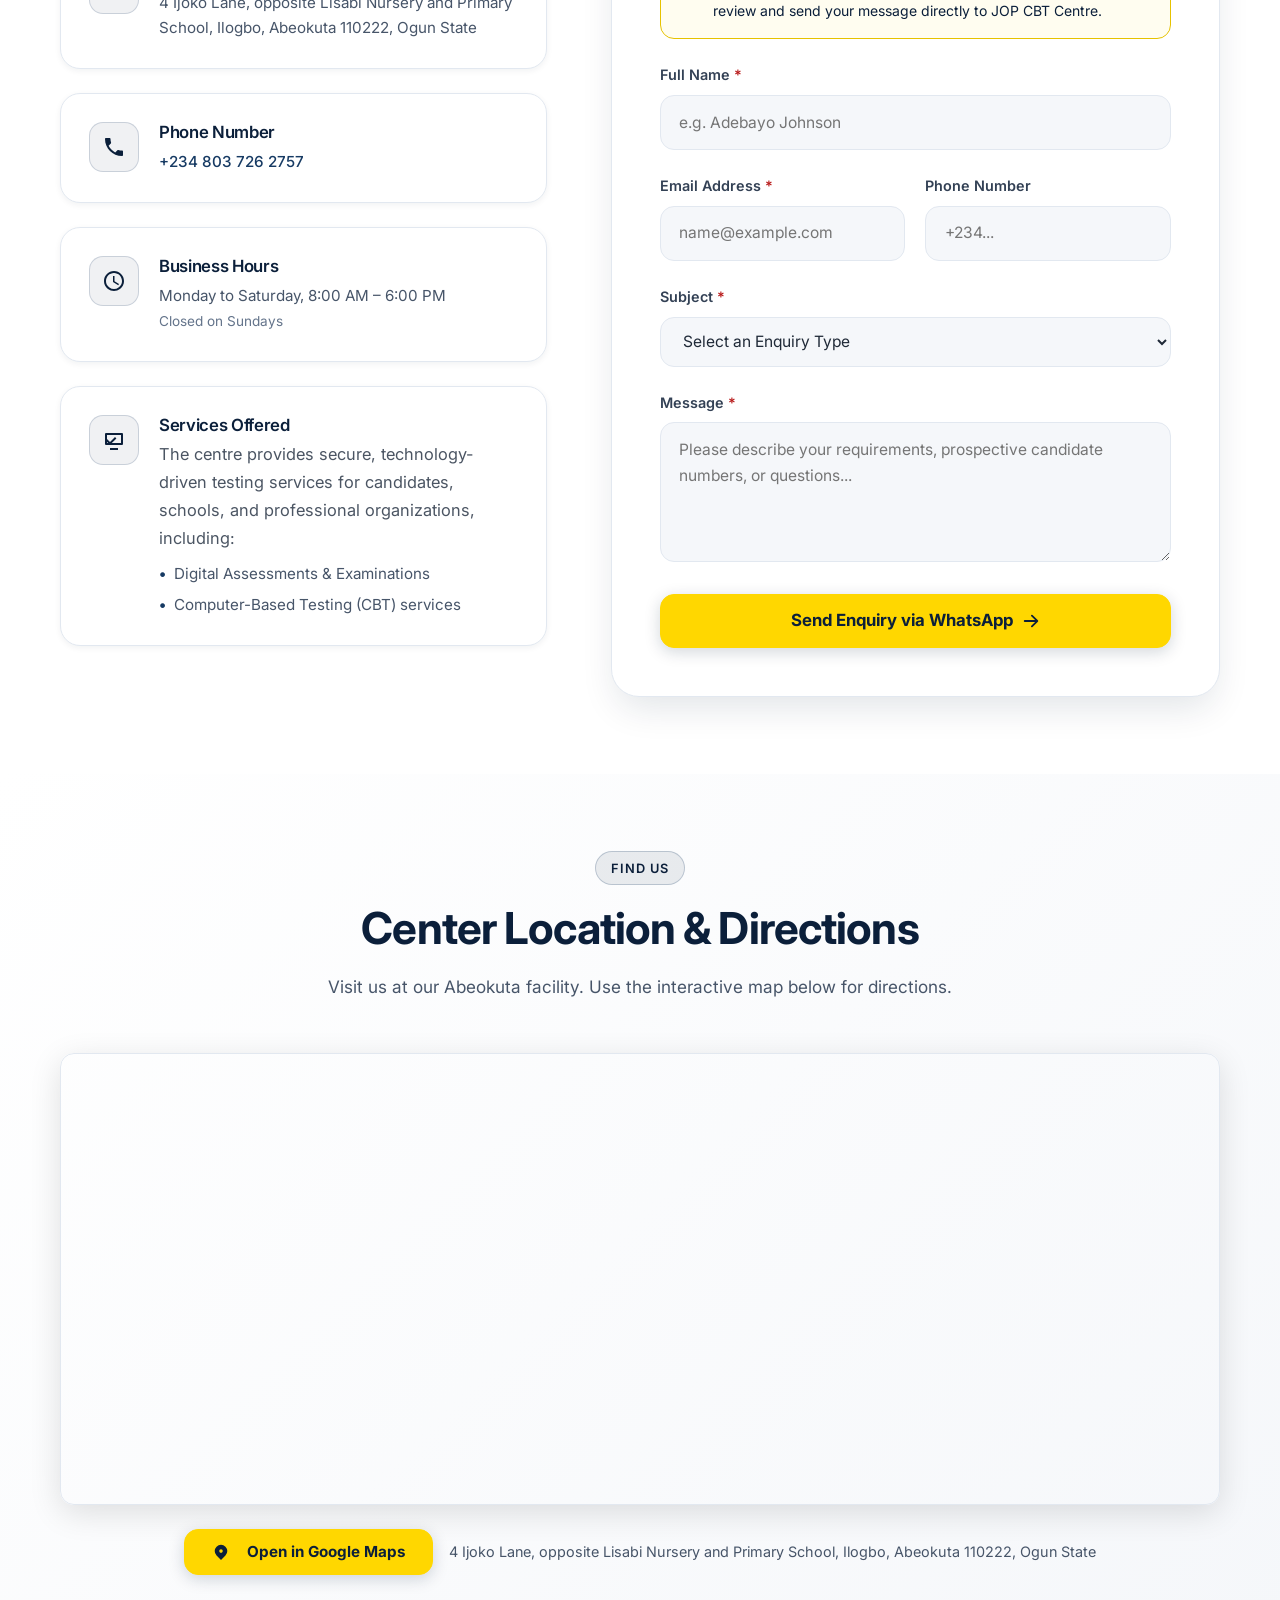
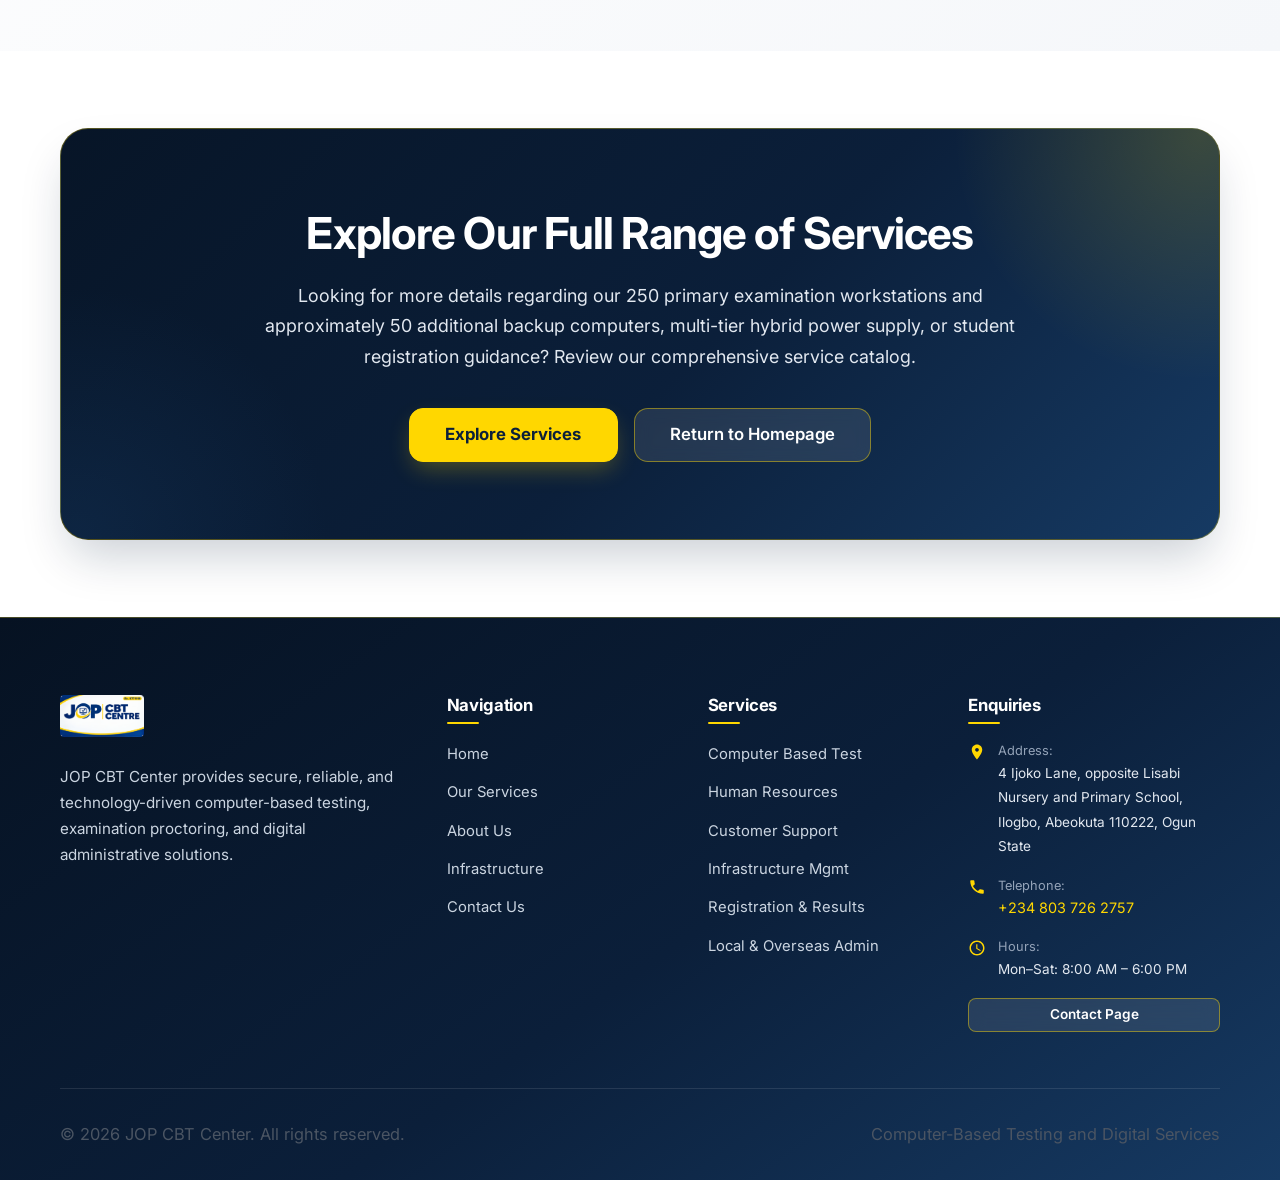
<file: contact.html>
<!DOCTYPE html>
<html lang="en">
<head>
  <meta charset="UTF-8">
  <meta name="viewport" content="width=device-width, initial-scale=1.0">
  <title>Contact Us — JOP CBT Center</title>
  <meta name="description" content="Get in touch with JOP CBT Center for enquiries regarding computer-based testing, assessment scheduling, and digital registration services.">
  <meta name="keywords" content="Contact JOP CBT Center, CBT Centre Enquiries, Examination Venue Booking, Digital Services Assistance">
  <meta name="theme-color" content="#0B1F3A">

  <!-- Open Graph Metadata -->
  <meta property="og:title" content="Contact Us — JOP CBT Center">
  <meta property="og:description" content="Reach out to our administrative team for facility inspections, testing arrangements, and enquiries.">
  <meta property="og:type" content="website">

  <!-- Google Fonts: Inter -->
  <link rel="preconnect" href="https://fonts.googleapis.com">
  <link rel="preconnect" href="https://fonts.gstatic.com" crossorigin>
  <link href="https://fonts.googleapis.com/css2?family=Inter:wght@400;500;600;700;800&display=swap" rel="stylesheet">

  <!-- Stylesheets -->
  <link rel="stylesheet" href="css/style.css">
  <link rel="stylesheet" href="css/responsive.css">
</head>
<body>

  <!-- ======================================================================
       HEADER & NAVIGATION
       ====================================================================== -->
  <header class="site-header" role="banner">
    <div class="nav-container">
      <a href="index.html" class="brand-logo" aria-label="JOP CBT Center Homepage">
        <img src="assets/logo/jop-banner.png" alt="JOP CBT Centre" class="brand-logo-img">
      </a>

      <nav class="desktop-nav" role="navigation" aria-label="Main Navigation">
        <a href="index.html" class="nav-link">Home</a>
        <a href="services.html" class="nav-link">Services</a>
        <a href="about.html" class="nav-link">About Us</a>
        <a href="resources.html" class="nav-link">Resources</a>
        <a href="contact.html" class="nav-link active" aria-current="page">Contact Us</a>
        <div class="nav-cta">
          <a href="contact.html" class="btn btn-primary btn-sm">Enquire Now</a>
        </div>
      </nav>

      <button type="button" class="mobile-menu-toggle" id="mobile-menu-toggle" aria-label="Toggle navigation menu" aria-expanded="false" aria-controls="mobile-nav">
        <svg viewBox="0 0 24 24" fill="none" stroke="currentColor" stroke-width="2" stroke-linecap="round" stroke-linejoin="round" aria-hidden="true">
          <line x1="3" y1="12" x2="21" y2="12"></line>
          <line x1="3" y1="6" x2="21" y2="6"></line>
          <line x1="3" y1="18" x2="21" y2="18"></line>
        </svg>
      </button>
    </div>

    <nav class="mobile-nav" id="mobile-nav" role="navigation" aria-label="Mobile Navigation">
      <a href="index.html" class="nav-link">Home</a>
      <a href="services.html" class="nav-link">Services</a>
      <a href="about.html" class="nav-link">About Us</a>
      <a href="resources.html" class="nav-link">Resources</a>
      <a href="contact.html" class="nav-link active" aria-current="page">Contact Us</a>
      <div class="nav-cta">
        <a href="contact.html" class="btn btn-primary">Enquire Now</a>
      </div>
    </nav>
  </header>

  <main id="main-content">
    <!-- ======================================================================
         PAGE HERO BANNER
         ====================================================================== -->
    <section class="page-banner" aria-label="Page Header">
      <div class="container">
        <div class="page-banner-content reveal-on-scroll">
          <nav class="breadcrumb-nav" aria-label="Breadcrumbs">
            <a href="index.html">Home</a>
            <span>/</span>
            <span aria-current="page">Contact Us</span>
          </nav>
          <h1>Contact Us</h1>
          <p>
            We welcome enquiries from examination bodies, academic institutions, corporate recruiters, and candidates seeking reliable testing and digital administration support.
          </p>
        </div>
      </div>
    </section>

    <!-- ======================================================================
         4-STEP ENQUIRY PROCESS SECTION
         ====================================================================== -->
    <section class="section section-light" aria-labelledby="contact-process-heading">
      <div class="container">
        <div class="section-header reveal-on-scroll">
          <div class="process-badge">
            <span class="process-badge-dot" aria-hidden="true"></span>
            <span>A SIMPLE PROCESS</span>
          </div>
          <h2 id="contact-process-heading" class="section-title">From enquiry to a clearer plan.</h2>
          <p class="section-description">
            For visits, practice sessions or institutional requests, these simple steps help us understand what you need.
          </p>
        </div>

        <div class="process-steps-grid">
          <!-- Step 01 (Interactive -> Opens Quick Enquiry Modal) -->
          <div
            class="process-step-card process-step-card--interactive reveal-on-scroll"
            data-open-enquiry-modal
            role="button"
            tabindex="0"
            aria-label="Step 01: Tell us what you need — Click to open the WhatsApp enquiry form"
          >
            <span class="process-step-number">STEP 01</span>
            <h3 class="process-step-title">Tell us what you need</h3>
            <p class="process-step-desc">
              Share your assessment, practice, facility or digital service enquiry.
            </p>
            <span class="process-step-action" aria-hidden="true">
              Start an Enquiry
              <svg viewBox="0 0 20 20" fill="currentColor">
                <path fill-rule="evenodd" d="M10.293 3.293a1 1 0 011.414 0l6 6a1 1 0 010 1.414l-6 6a1 1 0 01-1.414-1.414L14.586 11H3a1 1 0 110-2h11.586l-4.293-4.293a1 1 0 010-1.414z" clip-rule="evenodd" />
              </svg>
            </span>
          </div>

          <!-- Step 02 -->
          <div class="process-step-card reveal-on-scroll">
            <span class="process-step-number">STEP 02</span>
            <h3 class="process-step-title">Confirm the details</h3>
            <p class="process-step-desc">
              We can discuss your request, timing and any relevant requirements.
            </p>
          </div>

          <!-- Step 03 -->
          <div class="process-step-card reveal-on-scroll">
            <span class="process-step-number">STEP 03</span>
            <h3 class="process-step-title">Prepare appropriately</h3>
            <p class="process-step-desc">
              Review any instructions provided by your examination body or organiser.
            </p>
          </div>

          <!-- Step 04 -->
          <div class="process-step-card reveal-on-scroll">
            <span class="process-step-number">STEP 04</span>
            <h3 class="process-step-title">Stay informed</h3>
            <p class="process-step-desc">
              Use the contact details and confirmed guidance supplied by the centre.
            </p>
          </div>
        </div>
      </div>
    </section>

    <!-- ======================================================================
         CONTACT DETAILS & FORM SECTION
         ====================================================================== -->
    <section class="section section-white section-interactive-bg" aria-labelledby="contact-heading">
      <!-- Interactive Floating Tech Elements & Ambient Cursor Spotlight -->
      <div class="ambient-cursor-spotlight" aria-hidden="true"></div>
      <div class="floating-tech-backdrop" aria-hidden="true">
        <div class="floating-icon-item icon-pos-1" data-parallax="0.04" title="Client Communications">
          <svg viewBox="0 0 24 24" fill="none" stroke="currentColor" stroke-width="1.8">
            <path d="M21 15a2 2 0 0 1-2 2H7l-4 4V5a2 2 0 0 1 2-2h14a2 2 0 0 1 2 2z"/>
          </svg>
        </div>
        <div class="floating-icon-item icon-pos-2" data-parallax="-0.04" title="Exam Enquiries">
          <svg viewBox="0 0 24 24" fill="none" stroke="currentColor" stroke-width="1.8">
            <circle cx="12" cy="12" r="10"/>
            <path d="M12 6v6l4 2"/>
          </svg>
        </div>
        <div class="floating-icon-item icon-pos-5" data-parallax="0.05" title="Customer Support">
          <svg viewBox="0 0 24 24" fill="none" stroke="currentColor" stroke-width="1.8">
            <path d="M22 16.92v3a2 2 0 0 1-2.18 2 19.79 19.79 0 0 1-8.63-3.07 19.5 19.5 0 0 1-6-6 19.79 19.79 0 0 1-3.07-8.67A2 2 0 0 1 4.11 2h3a2 2 0 0 1 2 1.72 12.84 12.84 0 0 0 .7 2.81 2 2 0 0 1-.45 2.11L8.09 9.91a16 16 0 0 0 6 6l1.27-1.27a2 2 0 0 1 2.11-.45 12.84 12.84 0 0 0 2.81.7A2 2 0 0 1 22 16.92z"/>
          </svg>
        </div>
        <div class="floating-icon-item icon-pos-6" data-parallax="-0.04" title="Venue Location">
          <svg viewBox="0 0 24 24" fill="none" stroke="currentColor" stroke-width="1.8">
            <path d="M21 10c0 7-9 13-9 13s-9-6-9-13a9 9 0 0 1 18 0z"/>
            <circle cx="12" cy="10" r="3"/>
          </svg>
        </div>
        <span class="floating-glow-dot dot-1"></span>
        <span class="floating-glow-dot dot-3"></span>
      </div>

      <div class="container">
        <div class="section-header reveal-on-scroll">
          <span class="section-tag">Get in Touch</span>
          <h2 id="contact-heading" class="section-title">We Are Here to Assist You</h2>
          <p class="section-description">
            Reach out to JOP CBT Center for scheduling consultations, facility walkthroughs, or general operational enquiries.
          </p>
        </div>

        <div class="contact-grid">
          <!-- B. Contact Information Cards (Strictly "In Progress" for unprovided factual values) -->
          <div class="contact-info-list reveal-on-scroll">
            <h3 style="font-size: 1.35rem; margin-bottom: 0.5rem;">Location & Contact Information</h3>
            <p style="font-size: 0.95rem; margin-bottom: 1.5rem;">
              Visit us or get in touch through any of the channels below. We look forward to assisting you.
            </p>

            <!-- 1. Office Address -->
            <div class="contact-info-card">
              <div class="contact-icon-box" aria-hidden="true">
                <svg viewBox="0 0 24 24" fill="currentColor">
                  <path d="M12 2C8.13 2 5 5.13 5 9c0 5.25 7 13 7 13s7-7.75 7-13c0-3.87-3.13-7-7-7zm0 9.5c-1.38 0-2.5-1.12-2.5-2.5s1.12-2.5 2.5-2.5 2.5 1.12 2.5 2.5-1.12 2.5-2.5 2.5z"/>
                </svg>
              </div>
              <div class="contact-info-content">
                <h4>Office Address</h4>
                <div class="contact-info-value">
                  <span>4 Ijoko Lane, opposite Lisabi Nursery and Primary School, Ilogbo, Abeokuta 110222, Ogun State</span>
                </div>
              </div>
            </div>

            <!-- 2. Phone Number -->
            <div class="contact-info-card">
              <div class="contact-icon-box" aria-hidden="true">
                <svg viewBox="0 0 24 24" fill="currentColor">
                  <path d="M6.62 10.79c1.44 2.83 3.76 5.14 6.59 6.59l2.2-2.2c.27-.27.67-.36 1.02-.24 1.12.37 2.33.57 3.57.57.55 0 1 .45 1 1V20c0 .55-.45 1-1 1-9.39 0-17-7.61-17-17 0-.55.45-1 1-1h3.5c.55 0 1 .45 1 1 0 1.25.2 2.45.57 3.57.11.35.03.74-.25 1.02l-2.2 2.2z"/>
                </svg>
              </div>
              <div class="contact-info-content">
                <h4>Phone Number</h4>
                <div class="contact-info-value">
                  <a href="tel:+2348037262757" style="color: var(--color-cyan-500); text-decoration: none; font-weight: 500;">+234 803 726 2757</a>
                </div>
              </div>
            </div>

            <!-- 3. Business Hours -->
            <div class="contact-info-card">
              <div class="contact-icon-box" aria-hidden="true">
                <svg viewBox="0 0 24 24" fill="currentColor">
                  <path d="M11.99 2C6.47 2 2 6.48 2 12s4.47 10 9.99 10C17.52 22 22 17.52 22 12S17.52 2 11.99 2zM12 20c-4.42 0-8-3.58-8-8s3.58-8 8-8 8 3.58 8 8-3.58 8-8 8zm.5-13H11v6l5.25 3.15.75-1.23-4.5-2.67z"/>
                </svg>
              </div>
              <div class="contact-info-content">
                <h4>Business Hours</h4>
                <div class="contact-info-value">
                  <span>Monday to Saturday, 8:00 AM – 6:00 PM</span><br>
                  <span style="font-size: 0.85rem; color: var(--color-slate-500);">Closed on Sundays</span>
                </div>
              </div>
            </div>

            <!-- 4. Services Offered -->
            <div class="contact-info-card">
              <div class="contact-icon-box" aria-hidden="true">
                <svg viewBox="0 0 24 24" fill="currentColor">
                  <path d="M4 5h16a1 1 0 0 1 1 1v10a1 1 0 0 1-1 1H4a1 1 0 0 1-1-1V6a1 1 0 0 1 1-1zm1 2v8h14V7H5zm3 13h8v2H8v-2zm-3-9l3 3 5-5 1.4 1.4-6.4 6.4-4.4-4.4L5 11z"/>
                </svg>
              </div>
              <div class="contact-info-content">
                <h4>Services Offered</h4>
                <div class="contact-info-value">
                  <p style="margin-bottom: 0.5rem;">The centre provides secure, technology-driven testing services for candidates, schools, and professional organizations, including:</p>
                  <ul style="list-style: none; padding: 0; margin: 0; display: flex; flex-direction: column; gap: 0.35rem;">
                    <li style="display: flex; align-items: center; gap: 0.5rem;"><span style="color: var(--color-cyan-500); font-weight: bold;">•</span> Digital Assessments & Examinations</li>
                    <li style="display: flex; align-items: center; gap: 0.5rem;"><span style="color: var(--color-cyan-500); font-weight: bold;">•</span> Computer-Based Testing (CBT) services</li>
                  </ul>
                </div>
              </div>
            </div>
          </div>

          <!-- C. Contact Form (WhatsApp Enquiry Integration) -->
          <div class="contact-form-card reveal-on-scroll">
            <h3 style="font-size: 1.45rem; margin-bottom: 0.5rem;">Send an Enquiry</h3>
            <p style="font-size: 0.95rem; margin-bottom: 1.75rem;">
              Fill out the form below with your details and questions.
            </p>

            <div class="form-notice" role="note">
              <svg viewBox="0 0 20 20" fill="currentColor" aria-hidden="true">
                <path fill-rule="evenodd" d="M18 10a8 8 0 11-16 0 8 8 0 0116 0zm-7-4a1 1 0 11-2 0 1 1 0 012 0zM9 9a1 1 0 000 2v3a1 1 0 001 1h1a1 1 0 100-2v-3a1 1 0 00-1-1H9z" clip-rule="evenodd"/>
              </svg>
              <div>
                <strong>Direct WhatsApp Enquiry:</strong><br>
                Complete the fields below and click <strong>Send Enquiry via WhatsApp</strong>. WhatsApp will open with your enquiry details pre-filled so you can review and send your message directly to JOP CBT Centre.
              </div>
            </div>

            <div id="form-status-alert" class="form-notice" role="status" aria-live="polite" style="display: none; background: #F0FDF4; border-color: #15803D; color: #14532D;" tabindex="-1">
              <svg viewBox="0 0 20 20" fill="currentColor" aria-hidden="true">
                <path fill-rule="evenodd" d="M10 18a8 8 0 100-16 8 8 0 000 16zm3.707-9.293a1 1 0 00-1.414-1.414L9 10.586 7.707 9.293a1 1 0 00-1.414 1.414l2 2a1 1 0 001.414 0l4-4z" clip-rule="evenodd"/>
              </svg>
              <div>
                <strong>Opening WhatsApp...</strong><br>
                WhatsApp will now open with your pre-filled enquiry details. Please review the message and press <strong>Send</strong> inside WhatsApp to complete your enquiry.
              </div>
            </div>

            <form id="contact-form" novalidate aria-label="Enquiry Form">
              <div class="form-group">
                <label for="contact-name" class="form-label">Full Name <span class="required">*</span></label>
                <input type="text" id="contact-name" name="name" class="form-input" placeholder="e.g. Adebayo Johnson" required autocomplete="name">
                <div id="contact-name-error" class="form-feedback" aria-live="polite"></div>
              </div>

              <div class="form-row">
                <div class="form-group">
                  <label for="contact-email" class="form-label">Email Address <span class="required">*</span></label>
                  <input type="email" id="contact-email" name="email" class="form-input" placeholder="name@example.com" required autocomplete="email">
                  <div id="contact-email-error" class="form-feedback" aria-live="polite"></div>
                </div>

                <div class="form-group">
                  <label for="contact-phone" class="form-label">Phone Number</label>
                  <input type="tel" id="contact-phone" name="phone" class="form-input" placeholder="+234..." autocomplete="tel">
                  <div id="contact-phone-error" class="form-feedback" aria-live="polite"></div>
                </div>
              </div>

              <div class="form-group">
                <label for="contact-subject" class="form-label">Subject <span class="required">*</span></label>
                <select id="contact-subject" name="subject" class="form-select" required>
                  <option value="">Select an Enquiry Type</option>
                  <option value="test-centre-booking">Testing Centre Booking / Assessment Hall Rental</option>
                  <option value="exam-registration">Exam Registration &amp; Result Checking Assistance</option>
                  <option value="corporate-testing">Corporate Recruitment / Certification Testing</option>
                  <option value="general-enquiry">General Information &amp; Facility Inspection</option>
                </select>
                <div id="contact-subject-error" class="form-feedback" aria-live="polite"></div>
              </div>

              <div class="form-group">
                <label for="contact-message" class="form-label">Message <span class="required">*</span></label>
                <textarea id="contact-message" name="message" class="form-textarea" placeholder="Please describe your requirements, prospective candidate numbers, or questions..." required></textarea>
                <div id="contact-message-error" class="form-feedback" aria-live="polite"></div>
              </div>

              <div style="display: flex; align-items: center; justify-content: space-between; flex-wrap: wrap; gap: 1rem;">
                <button type="submit" class="btn btn-primary btn-lg" style="flex-grow: 1;">
                  Send Enquiry via WhatsApp
                  <svg viewBox="0 0 20 20" fill="currentColor" aria-hidden="true">
                    <path fill-rule="evenodd" d="M10.293 3.293a1 1 0 011.414 0l6 6a1 1 0 010 1.414l-6 6a1 1 0 01-1.414-1.414L14.586 11H3a1 1 0 110-2h11.586l-4.293-4.293a1 1 0 010-1.414z" clip-rule="evenodd" />
                  </svg>
                </button>
              </div>
            </form>
          </div>
        </div>
      </div>
    </section>

    <!-- ======================================================================
         SECTION D: LOCATION / GOOGLE MAPS (STRICT PLACEHOLDER)
         ====================================================================== -->
    <section class="section section-light" aria-labelledby="location-heading">
      <div class="container">
        <div class="section-header reveal-on-scroll">
          <span class="section-tag">Find Us</span>
          <h2 id="location-heading" class="section-title">Center Location &amp; Directions</h2>
          <p class="section-description">
            Visit us at our Abeokuta facility. Use the interactive map below for directions.
          </p>
        </div>

        <div class="reveal-on-scroll" style="border-radius: var(--border-radius-md); overflow: hidden; box-shadow: 0 8px 32px rgba(0,0,0,0.12); border: 1px solid var(--color-border);">
          <iframe
            src="https://www.google.com/maps/embed?pb=!1m18!1m12!1m3!1d3955.5!2d3.35!3d7.15!2m3!1f0!2f0!3f0!3m2!1i1024!2i768!4f13.1!3m3!1m2!1s0x0%3A0x0!2s4+Ijoko+Lane%2C+Ilogbo%2C+Abeokuta%2C+Ogun+State!5e0!3m2!1sen!2sng!4v1698000000000"
            width="100%"
            height="450"
            style="border:0; display: block;"
            allowfullscreen=""
            loading="lazy"
            referrerpolicy="no-referrer-when-downgrade"
            title="JOP CBT Centre Location - 4 Ijoko Lane, Ilogbo, Abeokuta">
          </iframe>
        </div>

        <div style="margin-top: 1.5rem; display: flex; align-items: center; gap: 1rem; flex-wrap: wrap; justify-content: center;" class="reveal-on-scroll">
          <a href="https://www.google.com/maps/search/4+Ijoko+Lane,+opposite+Lisabi+Nursery+and+Primary+School,+Ilogbo,+Abeokuta+110222,+Ogun+State" target="_blank" rel="noopener noreferrer" class="btn btn-primary">
            <svg viewBox="0 0 20 20" fill="currentColor" aria-hidden="true" style="width: 18px; height: 18px; margin-right: 0.5rem;">
              <path fill-rule="evenodd" d="M5.05 4.05a7 7 0 119.9 9.9L10 18.9l-4.95-4.95a7 7 0 010-9.9zM10 11a2 2 0 100-4 2 2 0 000 4z" clip-rule="evenodd" />
            </svg>
            Open in Google Maps
          </a>
          <span style="font-size: 0.9rem; color: var(--color-slate-600);">4 Ijoko Lane, opposite Lisabi Nursery and Primary School, Ilogbo, Abeokuta 110222, Ogun State</span>
        </div>
      </div>
    </section>

    <!-- ======================================================================
         SECTION E: FINAL CONTACT CALL TO ACTION
         ====================================================================== -->
    <section class="section section-white" aria-labelledby="contact-cta-heading">
      <div class="container">
        <div class="cta-banner reveal-on-scroll">
          <div class="cta-content">
            <h2 id="contact-cta-heading" class="cta-title">Explore Our Full Range of Services</h2>
            <p class="cta-description">
              Looking for more details regarding our 250 primary examination workstations and approximately 50 additional backup computers, multi-tier hybrid power supply, or student registration guidance? Review our comprehensive service catalog.
            </p>
            <div class="cta-actions">
              <a href="services.html" class="btn btn-accent btn-lg">Explore Services</a>
              <a href="index.html" class="btn btn-secondary btn-lg">Return to Homepage</a>
            </div>
          </div>
        </div>
      </div>
    </section>
  </main>

  <!-- ======================================================================
       FOOTER
       ====================================================================== -->
  <footer class="site-footer" role="contentinfo">
    <div class="container">
      <div class="footer-grid">
        <div class="footer-brand">
          <a href="index.html" class="brand-logo" aria-label="JOP CBT Center Homepage">
            <img src="assets/logo/jop-banner.png" alt="JOP CBT Centre" class="brand-logo-img">
          </a>
          <p>
            JOP CBT Center provides secure, reliable, and technology-driven computer-based testing, examination proctoring, and digital administrative solutions.
          </p>
        </div>

        <div>
          <h4 class="footer-col-title">Navigation</h4>
          <ul class="footer-links">
            <li><a href="index.html" class="footer-link">Home</a></li>
            <li><a href="services.html" class="footer-link">Our Services</a></li>
            <li><a href="about.html" class="footer-link">About Us</a></li>
            <li><a href="resources.html" class="footer-link">Infrastructure</a></li>
            <li><a href="contact.html" class="footer-link">Contact Us</a></li>
          </ul>
        </div>

        <div>
          <h4 class="footer-col-title">Services</h4>
          <ul class="footer-links">
            <li><a href="services.html#service-cbt" class="footer-link">Computer Based Test</a></li>
            <li><a href="services.html#service-hr" class="footer-link">Human Resources</a></li>
            <li><a href="services.html#service-support" class="footer-link">Customer Support</a></li>
            <li><a href="services.html#service-infrastructure" class="footer-link">Infrastructure Mgmt</a></li>
            <li><a href="services.html#service-registration" class="footer-link">Registration &amp; Results</a></li>
            <li><a href="services.html#service-admin" class="footer-link">Local &amp; Overseas Admin</a></li>
          </ul>
        </div>

        <div>
          <h4 class="footer-col-title">Enquiries</h4>
          <div class="footer-contact-item">
            <svg class="footer-contact-icon" viewBox="0 0 24 24" fill="currentColor" aria-hidden="true">
              <path d="M12 2C8.13 2 5 5.13 5 9c0 5.25 7 13 7 13s7-7.75 7-13c0-3.87-3.13-7-7-7zm0 9.5c-1.38 0-2.5-1.12-2.5-2.5s1.12-2.5 2.5-2.5 2.5 1.12 2.5 2.5-1.12 2.5-2.5 2.5z"/>
            </svg>
            <div>
              <span style="display:block; font-size: 0.8rem; color: var(--color-slate-400);">Address:</span>
              <span style="font-size: 0.85rem; color: var(--color-slate-200); line-height: 1.4;">4 Ijoko Lane, opposite Lisabi Nursery and Primary School, Ilogbo, Abeokuta 110222, Ogun State</span>
            </div>
          </div>
          <div class="footer-contact-item">
            <svg class="footer-contact-icon" viewBox="0 0 24 24" fill="currentColor" aria-hidden="true">
              <path d="M6.62 10.79c1.44 2.83 3.76 5.14 6.59 6.59l2.2-2.2c.27-.27.67-.36 1.02-.24 1.12.37 2.33.57 3.57.57.55 0 1 .45 1 1V20c0 .55-.45 1-1 1-9.39 0-17-7.61-17-17 0-.55.45-1 1-1h3.5c.55 0 1 .45 1 1 0 1.25.2 2.45.57 3.57.11.35.03.74-.25 1.02l-2.2 2.2z"/>
            </svg>
            <div>
              <span style="display:block; font-size: 0.8rem; color: var(--color-slate-400);">Telephone:</span>
              <a href="tel:+2348037262757" style="font-size: 0.9rem; color: var(--color-cyan-400); text-decoration: none;">+234 803 726 2757</a>
            </div>
          </div>
          <div class="footer-contact-item">
            <svg class="footer-contact-icon" viewBox="0 0 24 24" fill="currentColor" aria-hidden="true">
              <path d="M11.99 2C6.47 2 2 6.48 2 12s4.47 10 9.99 10C17.52 22 22 17.52 22 12S17.52 2 11.99 2zM12 20c-4.42 0-8-3.58-8-8s3.58-8 8-8 8 3.58 8 8-3.58 8-8 8zm.5-13H11v6l5.25 3.15.75-1.23-4.5-2.67z"/>
            </svg>
            <div>
              <span style="display:block; font-size: 0.8rem; color: var(--color-slate-400);">Hours:</span>
              <span style="font-size: 0.85rem; color: var(--color-slate-200); line-height: 1.4;">Mon–Sat: 8:00 AM – 6:00 PM</span>
            </div>
          </div>
          <div style="margin-top: 1rem;">
            <a href="contact.html" class="btn btn-secondary btn-sm" style="width: 100%;">Contact Page</a>
          </div>
        </div>
      </div>

      <div class="footer-bottom">
        <p>&copy; <span id="current-year">2026</span> JOP CBT Center. All rights reserved.</p>
        <p>Computer-Based Testing and Digital Services</p>
      </div>
    </div>
  </footer>

  <script src="js/script.js" defer></script>
</body>
</html>
</file>
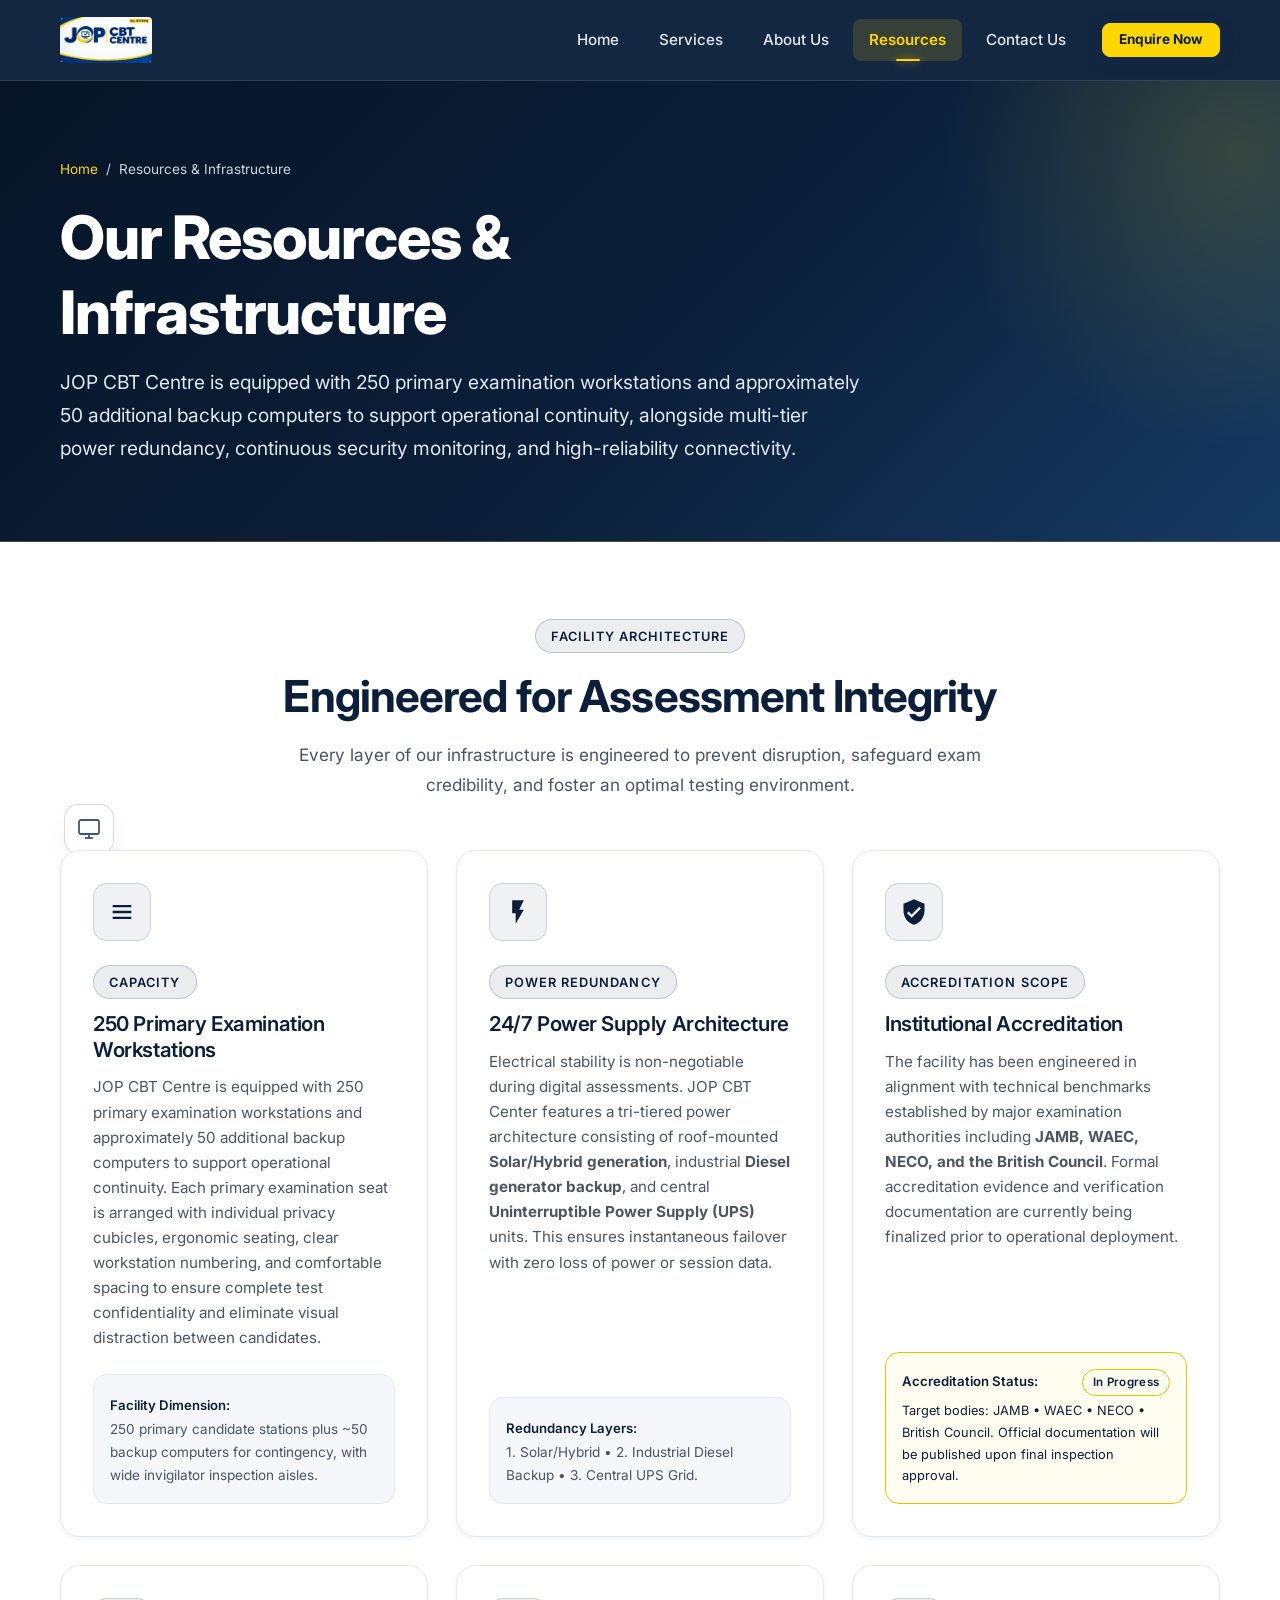
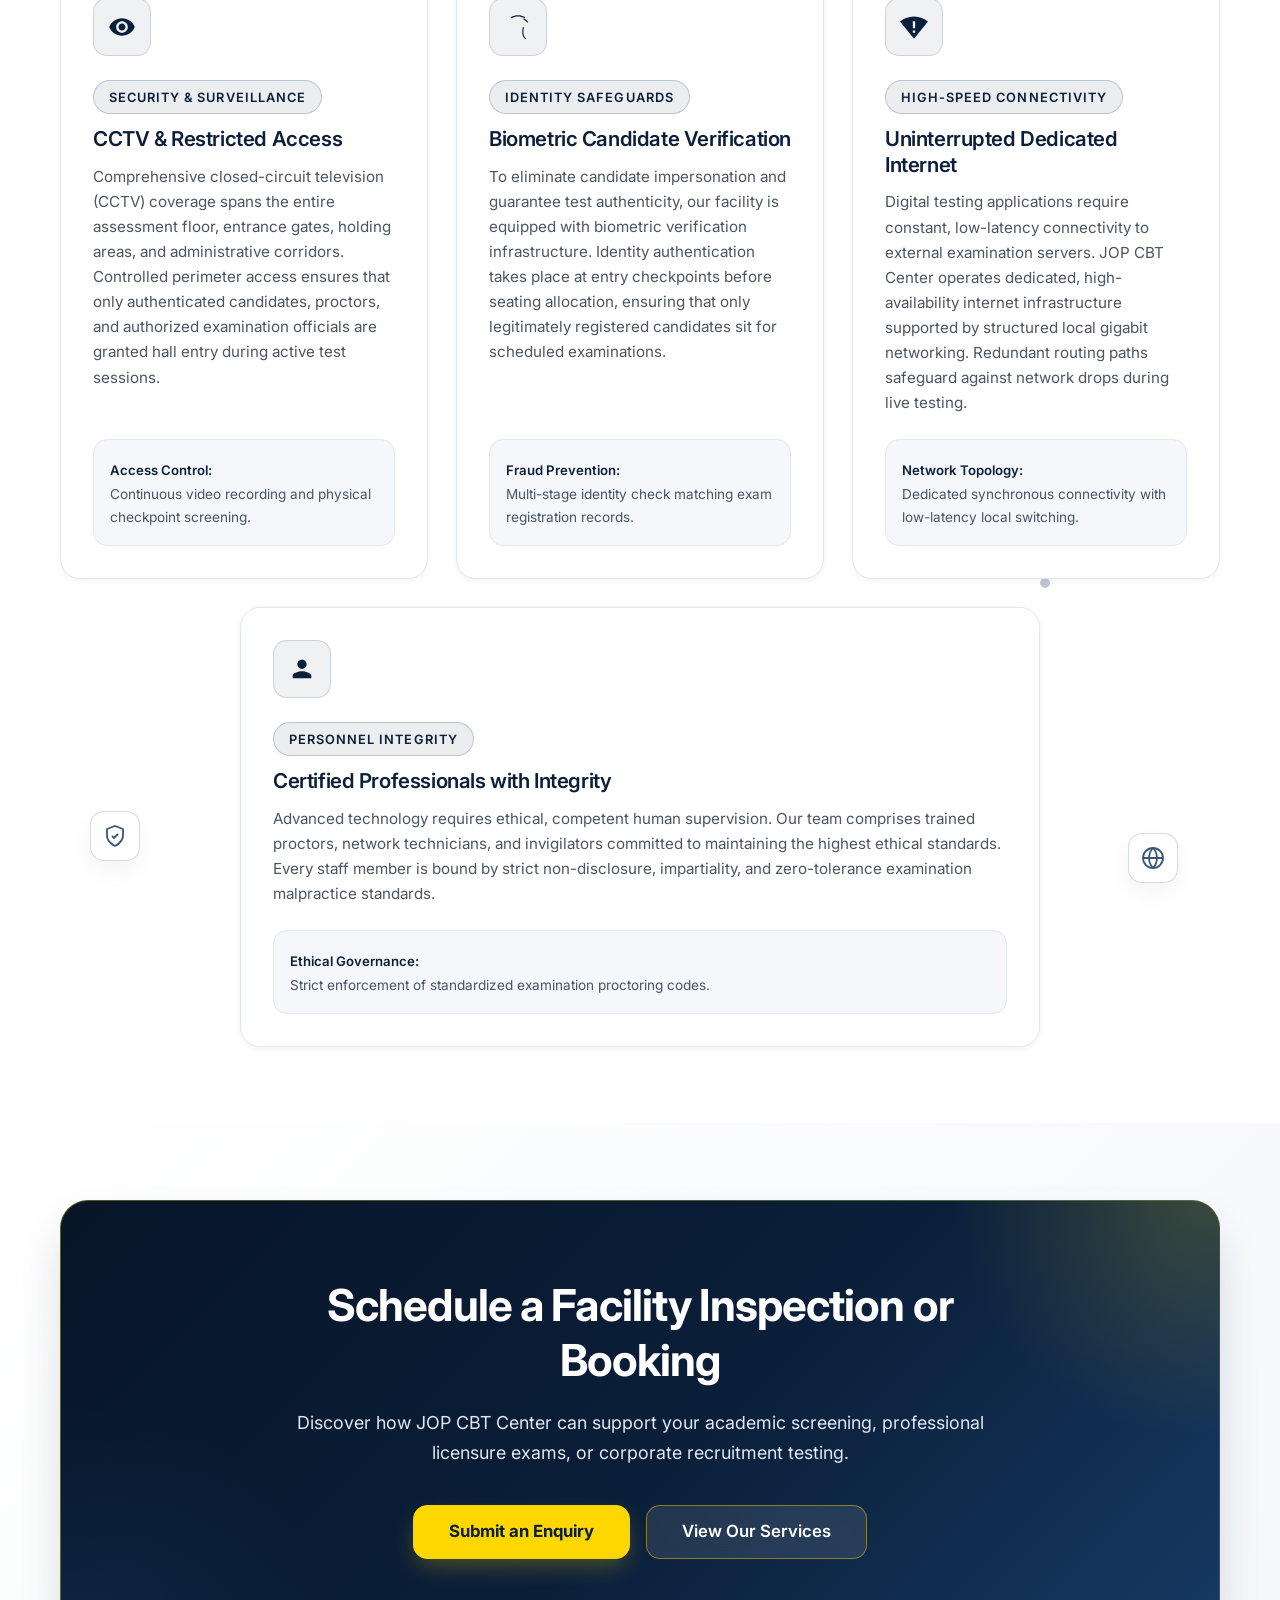
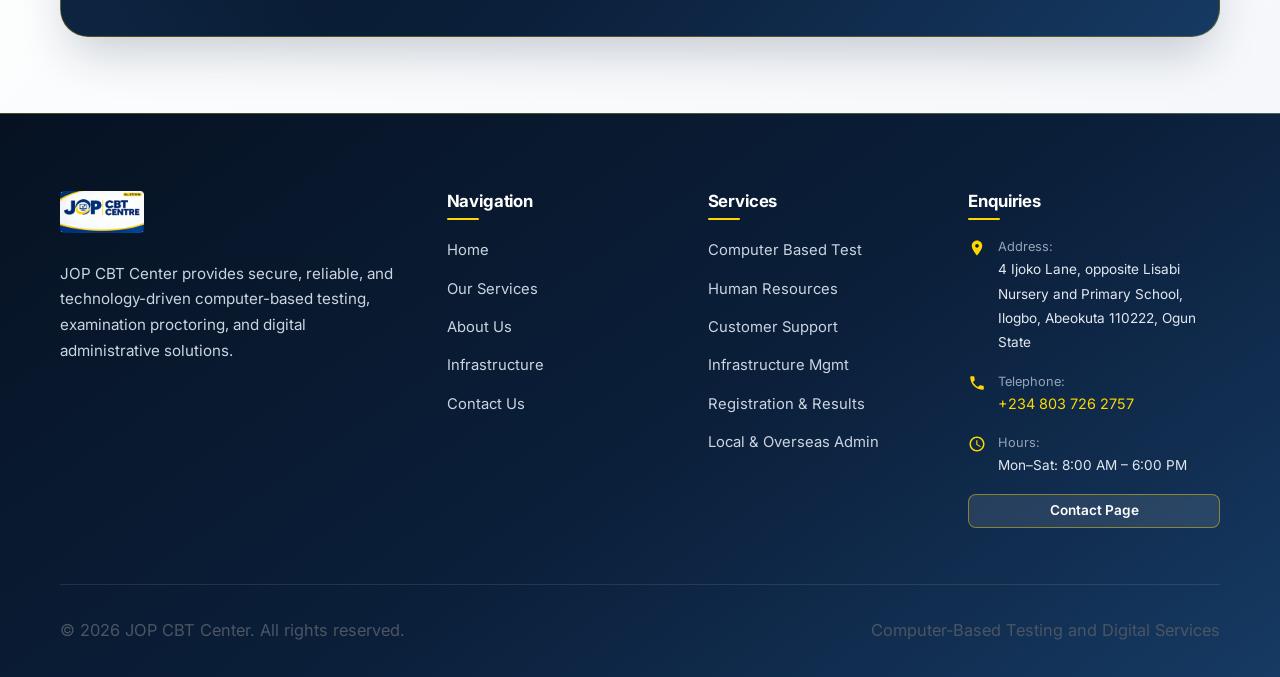
<file: resources.html>
<!DOCTYPE html>
<html lang="en">
<head>
  <meta charset="UTF-8">
  <meta name="viewport" content="width=device-width, initial-scale=1.0">
  <title>Our Resources &amp; Infrastructure — JOP CBT Center</title>
  <meta name="description" content="Explore the technical resources and infrastructure at JOP CBT Center: 250 primary examination workstations with approximately 50 additional backup computers, tri-tier hybrid power, CCTV monitoring, biometric verification, and dedicated connectivity.">
  <meta name="keywords" content="250 Primary Workstations CBT Center, CBT Infrastructure, Solar Hybrid Power, UPS Backup, Biometric Verification, CCTV Security">
  <meta name="theme-color" content="#0B1F3A">

  <!-- Open Graph Metadata -->
  <meta property="og:title" content="Our Resources &amp; Infrastructure — JOP CBT Center">
  <meta property="og:description" content="JOP CBT Centre is equipped with 250 primary examination workstations and approximately 50 additional backup computers to support operational continuity.">
  <meta property="og:type" content="website">

  <!-- Google Fonts: Inter -->
  <link rel="preconnect" href="https://fonts.googleapis.com">
  <link rel="preconnect" href="https://fonts.gstatic.com" crossorigin>
  <link href="https://fonts.googleapis.com/css2?family=Inter:wght@400;500;600;700;800&display=swap" rel="stylesheet">

  <!-- Stylesheets -->
  <link rel="stylesheet" href="css/style.css">
  <link rel="stylesheet" href="css/responsive.css">
</head>
<body>

  <!-- ======================================================================
       HEADER & NAVIGATION
       ====================================================================== -->
  <header class="site-header" role="banner">
    <div class="nav-container">
      <a href="index.html" class="brand-logo" aria-label="JOP CBT Center Homepage">
        <img src="assets/logo/jop-banner.png" alt="JOP CBT Centre" class="brand-logo-img">
      </a>

      <nav class="desktop-nav" role="navigation" aria-label="Main Navigation">
        <a href="index.html" class="nav-link">Home</a>
        <a href="services.html" class="nav-link">Services</a>
        <a href="about.html" class="nav-link">About Us</a>
        <a href="resources.html" class="nav-link active" aria-current="page">Resources</a>
        <a href="contact.html" class="nav-link">Contact Us</a>
        <div class="nav-cta">
          <a href="contact.html" class="btn btn-primary btn-sm">Enquire Now</a>
        </div>
      </nav>

      <button type="button" class="mobile-menu-toggle" id="mobile-menu-toggle" aria-label="Toggle navigation menu" aria-expanded="false" aria-controls="mobile-nav">
        <svg viewBox="0 0 24 24" fill="none" stroke="currentColor" stroke-width="2" stroke-linecap="round" stroke-linejoin="round" aria-hidden="true">
          <line x1="3" y1="12" x2="21" y2="12"></line>
          <line x1="3" y1="6" x2="21" y2="6"></line>
          <line x1="3" y1="18" x2="21" y2="18"></line>
        </svg>
      </button>
    </div>

    <nav class="mobile-nav" id="mobile-nav" role="navigation" aria-label="Mobile Navigation">
      <a href="index.html" class="nav-link">Home</a>
      <a href="services.html" class="nav-link">Services</a>
      <a href="about.html" class="nav-link">About Us</a>
      <a href="resources.html" class="nav-link active" aria-current="page">Resources</a>
      <a href="contact.html" class="nav-link">Contact Us</a>
      <div class="nav-cta">
        <a href="contact.html" class="btn btn-primary">Enquire Now</a>
      </div>
    </nav>
  </header>

  <main id="main-content">
    <!-- ======================================================================
         PAGE HERO BANNER
         ====================================================================== -->
    <section class="page-banner" aria-label="Page Header">
      <div class="container">
        <div class="page-banner-content reveal-on-scroll">
          <nav class="breadcrumb-nav" aria-label="Breadcrumbs">
            <a href="index.html">Home</a>
            <span>/</span>
            <span aria-current="page">Resources &amp; Infrastructure</span>
          </nav>
          <h1>Our Resources &amp; Infrastructure</h1>
          <p>
            JOP CBT Centre is equipped with 250 primary examination workstations and approximately 50 additional backup computers to support operational continuity, alongside multi-tier power redundancy, continuous security monitoring, and high-reliability connectivity.
          </p>
        </div>
      </div>
    </section>

    <!-- ======================================================================
         INFRASTRUCTURE OVERVIEW & INTRO
         ====================================================================== -->
    <section class="section section-white section-interactive-bg" aria-labelledby="resources-intro-heading">
      <!-- Interactive Floating Tech Elements & Ambient Cursor Spotlight -->
      <div class="ambient-cursor-spotlight" aria-hidden="true"></div>
      <div class="floating-tech-backdrop" aria-hidden="true">
        <div class="floating-icon-item icon-pos-1" data-parallax="0.04" title="250 Primary Examination Workstations">
          <svg viewBox="0 0 24 24" fill="none" stroke="currentColor" stroke-width="1.8">
            <rect x="2" y="3" width="20" height="14" rx="2"/>
            <line x1="8" y1="21" x2="16" y2="21"/>
            <line x1="12" y1="17" x2="12" y2="21"/>
          </svg>
        </div>
        <div class="floating-icon-item icon-pos-2" data-parallax="-0.04" title="Multi-Tier Power Architecture">
          <svg viewBox="0 0 24 24" fill="none" stroke="currentColor" stroke-width="1.8">
            <path d="M13 2L3 14h9l-1 8 10-12h-9l1-8z"/>
          </svg>
        </div>
        <div class="floating-icon-item icon-pos-5" data-parallax="0.05" title="Biometric Security">
          <svg viewBox="0 0 24 24" fill="none" stroke="currentColor" stroke-width="1.8">
            <path d="M12 22s8-4 8-10V5l-8-3-8 3v7c0 6 8 10 8 10z"/>
            <path d="M9 12l2 2 4-4"/>
          </svg>
        </div>
        <div class="floating-icon-item icon-pos-6" data-parallax="-0.04" title="Dedicated Connectivity">
          <svg viewBox="0 0 24 24" fill="none" stroke="currentColor" stroke-width="1.8">
            <circle cx="12" cy="12" r="10"/>
            <path d="M2 12h20M12 2a15.3 15.3 0 0 1 4 10 15.3 15.3 0 0 1-4 10 15.3 15.3 0 0 1-4-10 15.3 15.3 0 0 1 4-10z"/>
          </svg>
        </div>
        <span class="floating-glow-dot dot-1"></span>
        <span class="floating-glow-dot dot-2"></span>
      </div>

      <div class="container">
        <div class="section-header reveal-on-scroll">
          <span class="section-tag">Facility Architecture</span>
          <h2 id="resources-intro-heading" class="section-title">Engineered for Assessment Integrity</h2>
          <p class="section-description">
            Every layer of our infrastructure is engineered to prevent disruption, safeguard exam credibility, and foster an optimal testing environment.
          </p>
        </div>

        <!-- 7 INFRASTRUCTURE CATEGORIES -->
        <div class="cards-grid">

          <!-- 1. 250 Primary Workstations & Backup Computers -->
          <article class="card reveal-on-scroll">
            <div class="card-icon-wrapper" aria-hidden="true">
              <svg viewBox="0 0 24 24" fill="currentColor">
                <path d="M4 6h16v2H4zm0 5h16v2H4zm0 5h16v2H4z"/>
              </svg>
            </div>
            <span class="section-tag" style="align-self: flex-start; margin-bottom: 0.75rem;">Capacity</span>
            <h3 class="card-title">250 Primary Examination Workstations</h3>
            <p class="card-description">
              JOP CBT Centre is equipped with 250 primary examination workstations and approximately 50 additional backup computers to support operational continuity. Each primary examination seat is arranged with individual privacy cubicles, ergonomic seating, clear workstation numbering, and comfortable spacing to ensure complete test confidentiality and eliminate visual distraction between candidates.
            </p>
            <div style="background: var(--color-slate-50); padding: 1rem; border-radius: var(--border-radius-md); border: 1px solid var(--color-slate-200); margin-top: auto;">
              <span style="font-size: 0.825rem; font-weight: 600; color: var(--color-navy-900);">Facility Dimension:</span>
              <p style="font-size: 0.85rem; color: var(--color-slate-600); margin: 0;">250 primary candidate stations plus ~50 backup computers for contingency, with wide invigilator inspection aisles.</p>
            </div>
          </article>

          <!-- 2. 24/7 Power Supply (Solar/Hybrid + Diesel backup + UPS) -->
          <article class="card reveal-on-scroll">
            <div class="card-icon-wrapper" aria-hidden="true">
              <svg viewBox="0 0 24 24" fill="currentColor">
                <path d="M7 2v11h3v9l7-12h-4l4-8z"/>
              </svg>
            </div>
            <span class="section-tag" style="align-self: flex-start; margin-bottom: 0.75rem;">Power Redundancy</span>
            <h3 class="card-title">24/7 Power Supply Architecture</h3>
            <p class="card-description">
              Electrical stability is non-negotiable during digital assessments. JOP CBT Center features a tri-tiered power architecture consisting of roof-mounted <strong>Solar/Hybrid generation</strong>, industrial <strong>Diesel generator backup</strong>, and central <strong>Uninterruptible Power Supply (UPS)</strong> units. This ensures instantaneous failover with zero loss of power or session data.
            </p>
            <div style="background: var(--color-slate-50); padding: 1rem; border-radius: var(--border-radius-md); border: 1px solid var(--color-slate-200); margin-top: auto;">
              <span style="font-size: 0.825rem; font-weight: 600; color: var(--color-navy-900);">Redundancy Layers:</span>
              <p style="font-size: 0.85rem; color: var(--color-slate-600); margin: 0;">1. Solar/Hybrid &bull; 2. Industrial Diesel Backup &bull; 3. Central UPS Grid.</p>
            </div>
          </article>

          <!-- 3. Accreditation (JAMB / WAEC / NECO / British Council) -->
          <article class="card reveal-on-scroll">
            <div class="card-icon-wrapper" aria-hidden="true">
              <svg viewBox="0 0 24 24" fill="currentColor">
                <path d="M12 1L3 5v6c0 5.55 3.84 10.74 9 12 5.16-1.26 9-6.45 9-12V5l-9-4zm-2 16l-4-4 1.41-1.41L10 14.17l6.59-6.59L18 9l-8 8z"/>
              </svg>
            </div>
            <span class="section-tag" style="align-self: flex-start; margin-bottom: 0.75rem;">Accreditation Scope</span>
            <h3 class="card-title">Institutional Accreditation</h3>
            <p class="card-description">
              The facility has been engineered in alignment with technical benchmarks established by major examination authorities including <strong>JAMB, WAEC, NECO, and the British Council</strong>. Formal accreditation evidence and verification documentation are currently being finalized prior to operational deployment.
            </p>
            <div style="background: var(--color-status-progress-bg); padding: 1rem; border-radius: var(--border-radius-md); border: 1px solid var(--color-status-progress-border); margin-top: auto;">
              <div style="display: flex; align-items: center; justify-content: space-between; margin-bottom: 4px;">
                <span style="font-size: 0.825rem; font-weight: 600; color: var(--color-status-progress-text);">Accreditation Status:</span>
                <span class="badge-in-progress" style="font-size: 0.725rem; padding: 0.2rem 0.6rem;">In Progress</span>
              </div>
              <p style="font-size: 0.8rem; color: var(--color-status-progress-text); margin: 0;">
                Target bodies: JAMB &bull; WAEC &bull; NECO &bull; British Council. Official documentation will be published upon final inspection approval.
              </p>
            </div>
          </article>

          <!-- 4. CCTV and Restricted Access -->
          <article class="card reveal-on-scroll">
            <div class="card-icon-wrapper" aria-hidden="true">
              <svg viewBox="0 0 24 24" fill="currentColor">
                <path d="M12 4.5C7 4.5 2.73 7.61 1 12c1.73 4.39 6 7.5 11 7.5s9.27-3.11 11-7.5c-1.73-4.39-6-7.5-11-7.5zM12 17c-2.76 0-5-2.24-5-5s2.24-5 5-5 5 2.24 5 5-2.24 5-5 5zm0-8c-1.66 0-3 1.34-3 3s1.34 3 3 3 3-1.34 3-3-1.34-3-3-3z"/>
              </svg>
            </div>
            <span class="section-tag" style="align-self: flex-start; margin-bottom: 0.75rem;">Security &amp; Surveillance</span>
            <h3 class="card-title">CCTV &amp; Restricted Access</h3>
            <p class="card-description">
              Comprehensive closed-circuit television (CCTV) coverage spans the entire assessment floor, entrance gates, holding areas, and administrative corridors. Controlled perimeter access ensures that only authenticated candidates, proctors, and authorized examination officials are granted hall entry during active test sessions.
            </p>
            <div style="background: var(--color-slate-50); padding: 1rem; border-radius: var(--border-radius-md); border: 1px solid var(--color-slate-200); margin-top: auto;">
              <span style="font-size: 0.825rem; font-weight: 600; color: var(--color-navy-900);">Access Control:</span>
              <p style="font-size: 0.85rem; color: var(--color-slate-600); margin: 0;">Continuous video recording and physical checkpoint screening.</p>
            </div>
          </article>

          <!-- 5. Biometric Verification -->
          <article class="card reveal-on-scroll">
            <div class="card-icon-wrapper" aria-hidden="true">
              <svg viewBox="0 0 24 24" fill="currentColor">
                <path d="M17.81 4.47c-.08 0-.16-.02-.23-.06C15.66 3.42 14 3 12.01 3c-1.98 0-3.86.47-5.57 1.41-.24.13-.54.04-.68-.2-.13-.24-.04-.55.2-.68C7.82 2.52 9.86 2 12.01 2c2.13 0 3.99.47 5.92 1.5.24.13.32.43.2.67-.08.19-.21.3-.32.3zm2.46 3.63c-.15 0-.3-.06-.41-.18-.89-.96-1.95-1.74-3.14-2.31-.25-.12-.35-.41-.24-.66.12-.25.42-.35.66-.23 1.3.63 2.46 1.49 3.44 2.54.19.2.18.52-.02.71-.08.09-.19.13-.29.13zm-2.02 14.15c-.13 0-.25-.05-.35-.14-.85-.81-1.46-1.74-1.8-2.77-.55-1.63-.58-3.92-.09-6.93.04-.27.29-.46.56-.41.27.04.46.29.41.56-.47 2.87-.44 5.03.07 6.54.3 1.01.85 1.83 1.63 2.56.2.19.21.51.02.71-.11.11-.27.18-.45.18z"/>
              </svg>
            </div>
            <span class="section-tag" style="align-self: flex-start; margin-bottom: 0.75rem;">Identity Safeguards</span>
            <h3 class="card-title">Biometric Candidate Verification</h3>
            <p class="card-description">
              To eliminate candidate impersonation and guarantee test authenticity, our facility is equipped with biometric verification infrastructure. Identity authentication takes place at entry checkpoints before seating allocation, ensuring that only legitimately registered candidates sit for scheduled examinations.
            </p>
            <div style="background: var(--color-slate-50); padding: 1rem; border-radius: var(--border-radius-md); border: 1px solid var(--color-slate-200); margin-top: auto;">
              <span style="font-size: 0.825rem; font-weight: 600; color: var(--color-navy-900);">Fraud Prevention:</span>
              <p style="font-size: 0.85rem; color: var(--color-slate-600); margin: 0;">Multi-stage identity check matching exam registration records.</p>
            </div>
          </article>

          <!-- 6. Uninterrupted Internet / Dedicated Internet -->
          <article class="card reveal-on-scroll">
            <div class="card-icon-wrapper" aria-hidden="true">
              <svg viewBox="0 0 24 24" fill="currentColor">
                <path d="M12 3C6.95 3 3.15 4.85 0 7.23L12 22 24 7.25C20.85 4.87 17.05 3 12 3zm1 14h-2v-2h2v2zm0-4h-2V7h2v6z"/>
              </svg>
            </div>
            <span class="section-tag" style="align-self: flex-start; margin-bottom: 0.75rem;">High-Speed Connectivity</span>
            <h3 class="card-title">Uninterrupted Dedicated Internet</h3>
            <p class="card-description">
              Digital testing applications require constant, low-latency connectivity to external examination servers. JOP CBT Center operates dedicated, high-availability internet infrastructure supported by structured local gigabit networking. Redundant routing paths safeguard against network drops during live testing.
            </p>
            <div style="background: var(--color-slate-50); padding: 1rem; border-radius: var(--border-radius-md); border: 1px solid var(--color-slate-200); margin-top: auto;">
              <span style="font-size: 0.825rem; font-weight: 600; color: var(--color-navy-900);">Network Topology:</span>
              <p style="font-size: 0.85rem; color: var(--color-slate-600); margin: 0;">Dedicated synchronous connectivity with low-latency local switching.</p>
            </div>
          </article>

          <!-- 7. Certified Professionals with Integrity -->
          <article class="card reveal-on-scroll" style="grid-column: 1 / -1; max-width: 800px; margin: 0 auto; width: 100%;">
            <div class="card-icon-wrapper" aria-hidden="true">
              <svg viewBox="0 0 24 24" fill="currentColor">
                <path d="M12 12c2.21 0 4-1.79 4-4s-1.79-4-4-4-4 1.79-4 4 1.79 4 4 4zm0 2c-2.67 0-8 1.34-8 4v2h16v-2c0-2.66-5.33-4-8-4z"/>
              </svg>
            </div>
            <span class="section-tag" style="align-self: flex-start; margin-bottom: 0.75rem;">Personnel Integrity</span>
            <h3 class="card-title">Certified Professionals with Integrity</h3>
            <p class="card-description">
              Advanced technology requires ethical, competent human supervision. Our team comprises trained proctors, network technicians, and invigilators committed to maintaining the highest ethical standards. Every staff member is bound by strict non-disclosure, impartiality, and zero-tolerance examination malpractice standards.
            </p>
            <div style="background: var(--color-slate-50); padding: 1rem; border-radius: var(--border-radius-md); border: 1px solid var(--color-slate-200); margin-top: auto;">
              <span style="font-size: 0.825rem; font-weight: 600; color: var(--color-navy-900);">Ethical Governance:</span>
              <p style="font-size: 0.85rem; color: var(--color-slate-600); margin: 0;">Strict enforcement of standardized examination proctoring codes.</p>
            </div>
          </article>
        </div>
      </div>
    </section>

    <!-- ======================================================================
         CALL TO ACTION SECTION
         ====================================================================== -->
    <section class="section section-light" aria-labelledby="resources-cta-heading">
      <div class="container">
        <div class="cta-banner reveal-on-scroll">
          <div class="cta-content">
            <h2 id="resources-cta-heading" class="cta-title">Schedule a Facility Inspection or Booking</h2>
            <p class="cta-description">
              Discover how JOP CBT Center can support your academic screening, professional licensure exams, or corporate recruitment testing.
            </p>
            <div class="cta-actions">
              <a href="contact.html" class="btn btn-accent btn-lg">Submit an Enquiry</a>
              <a href="services.html" class="btn btn-secondary btn-lg">View Our Services</a>
            </div>
          </div>
        </div>
      </div>
    </section>
  </main>

  <!-- ======================================================================
       FOOTER
       ====================================================================== -->
  <footer class="site-footer" role="contentinfo">
    <div class="container">
      <div class="footer-grid">
        <div class="footer-brand">
          <a href="index.html" class="brand-logo" aria-label="JOP CBT Center Homepage">
            <img src="assets/logo/jop-banner.png" alt="JOP CBT Centre" class="brand-logo-img">
          </a>
          <p>
            JOP CBT Center provides secure, reliable, and technology-driven computer-based testing, examination proctoring, and digital administrative solutions.
          </p>
        </div>

        <div>
          <h4 class="footer-col-title">Navigation</h4>
          <ul class="footer-links">
            <li><a href="index.html" class="footer-link">Home</a></li>
            <li><a href="services.html" class="footer-link">Our Services</a></li>
            <li><a href="about.html" class="footer-link">About Us</a></li>
            <li><a href="resources.html" class="footer-link">Infrastructure</a></li>
            <li><a href="contact.html" class="footer-link">Contact Us</a></li>
          </ul>
        </div>

        <div>
          <h4 class="footer-col-title">Services</h4>
          <ul class="footer-links">
            <li><a href="services.html#service-cbt" class="footer-link">Computer Based Test</a></li>
            <li><a href="services.html#service-hr" class="footer-link">Human Resources</a></li>
            <li><a href="services.html#service-support" class="footer-link">Customer Support</a></li>
            <li><a href="services.html#service-infrastructure" class="footer-link">Infrastructure Mgmt</a></li>
            <li><a href="services.html#service-registration" class="footer-link">Registration &amp; Results</a></li>
            <li><a href="services.html#service-admin" class="footer-link">Local &amp; Overseas Admin</a></li>
          </ul>
        </div>

        <div>
          <h4 class="footer-col-title">Enquiries</h4>
          <div class="footer-contact-item">
            <svg class="footer-contact-icon" viewBox="0 0 24 24" fill="currentColor" aria-hidden="true">
              <path d="M12 2C8.13 2 5 5.13 5 9c0 5.25 7 13 7 13s7-7.75 7-13c0-3.87-3.13-7-7-7zm0 9.5c-1.38 0-2.5-1.12-2.5-2.5s1.12-2.5 2.5-2.5 2.5 1.12 2.5 2.5-1.12 2.5-2.5 2.5z"/>
            </svg>
            <div>
              <span style="display:block; font-size: 0.8rem; color: var(--color-slate-400);">Address:</span>
              <span style="font-size: 0.85rem; color: var(--color-slate-200); line-height: 1.4;">4 Ijoko Lane, opposite Lisabi Nursery and Primary School, Ilogbo, Abeokuta 110222, Ogun State</span>
            </div>
          </div>
          <div class="footer-contact-item">
            <svg class="footer-contact-icon" viewBox="0 0 24 24" fill="currentColor" aria-hidden="true">
              <path d="M6.62 10.79c1.44 2.83 3.76 5.14 6.59 6.59l2.2-2.2c.27-.27.67-.36 1.02-.24 1.12.37 2.33.57 3.57.57.55 0 1 .45 1 1V20c0 .55-.45 1-1 1-9.39 0-17-7.61-17-17 0-.55.45-1 1-1h3.5c.55 0 1 .45 1 1 0 1.25.2 2.45.57 3.57.11.35.03.74-.25 1.02l-2.2 2.2z"/>
            </svg>
            <div>
              <span style="display:block; font-size: 0.8rem; color: var(--color-slate-400);">Telephone:</span>
              <a href="tel:+2348037262757" style="font-size: 0.9rem; color: var(--color-cyan-400); text-decoration: none;">+234 803 726 2757</a>
            </div>
          </div>
          <div class="footer-contact-item">
            <svg class="footer-contact-icon" viewBox="0 0 24 24" fill="currentColor" aria-hidden="true">
              <path d="M11.99 2C6.47 2 2 6.48 2 12s4.47 10 9.99 10C17.52 22 22 17.52 22 12S17.52 2 11.99 2zM12 20c-4.42 0-8-3.58-8-8s3.58-8 8-8 8 3.58 8 8-3.58 8-8 8zm.5-13H11v6l5.25 3.15.75-1.23-4.5-2.67z"/>
            </svg>
            <div>
              <span style="display:block; font-size: 0.8rem; color: var(--color-slate-400);">Hours:</span>
              <span style="font-size: 0.85rem; color: var(--color-slate-200); line-height: 1.4;">Mon–Sat: 8:00 AM – 6:00 PM</span>
            </div>
          </div>
          <div style="margin-top: 1rem;">
            <a href="contact.html" class="btn btn-secondary btn-sm" style="width: 100%;">Contact Page</a>
          </div>
        </div>
      </div>

      <div class="footer-bottom">
        <p>&copy; <span id="current-year">2026</span> JOP CBT Center. All rights reserved.</p>
        <p>Computer-Based Testing and Digital Services</p>
      </div>
    </div>
  </footer>

  <script src="js/script.js" defer></script>
</body>
</html>
</file>
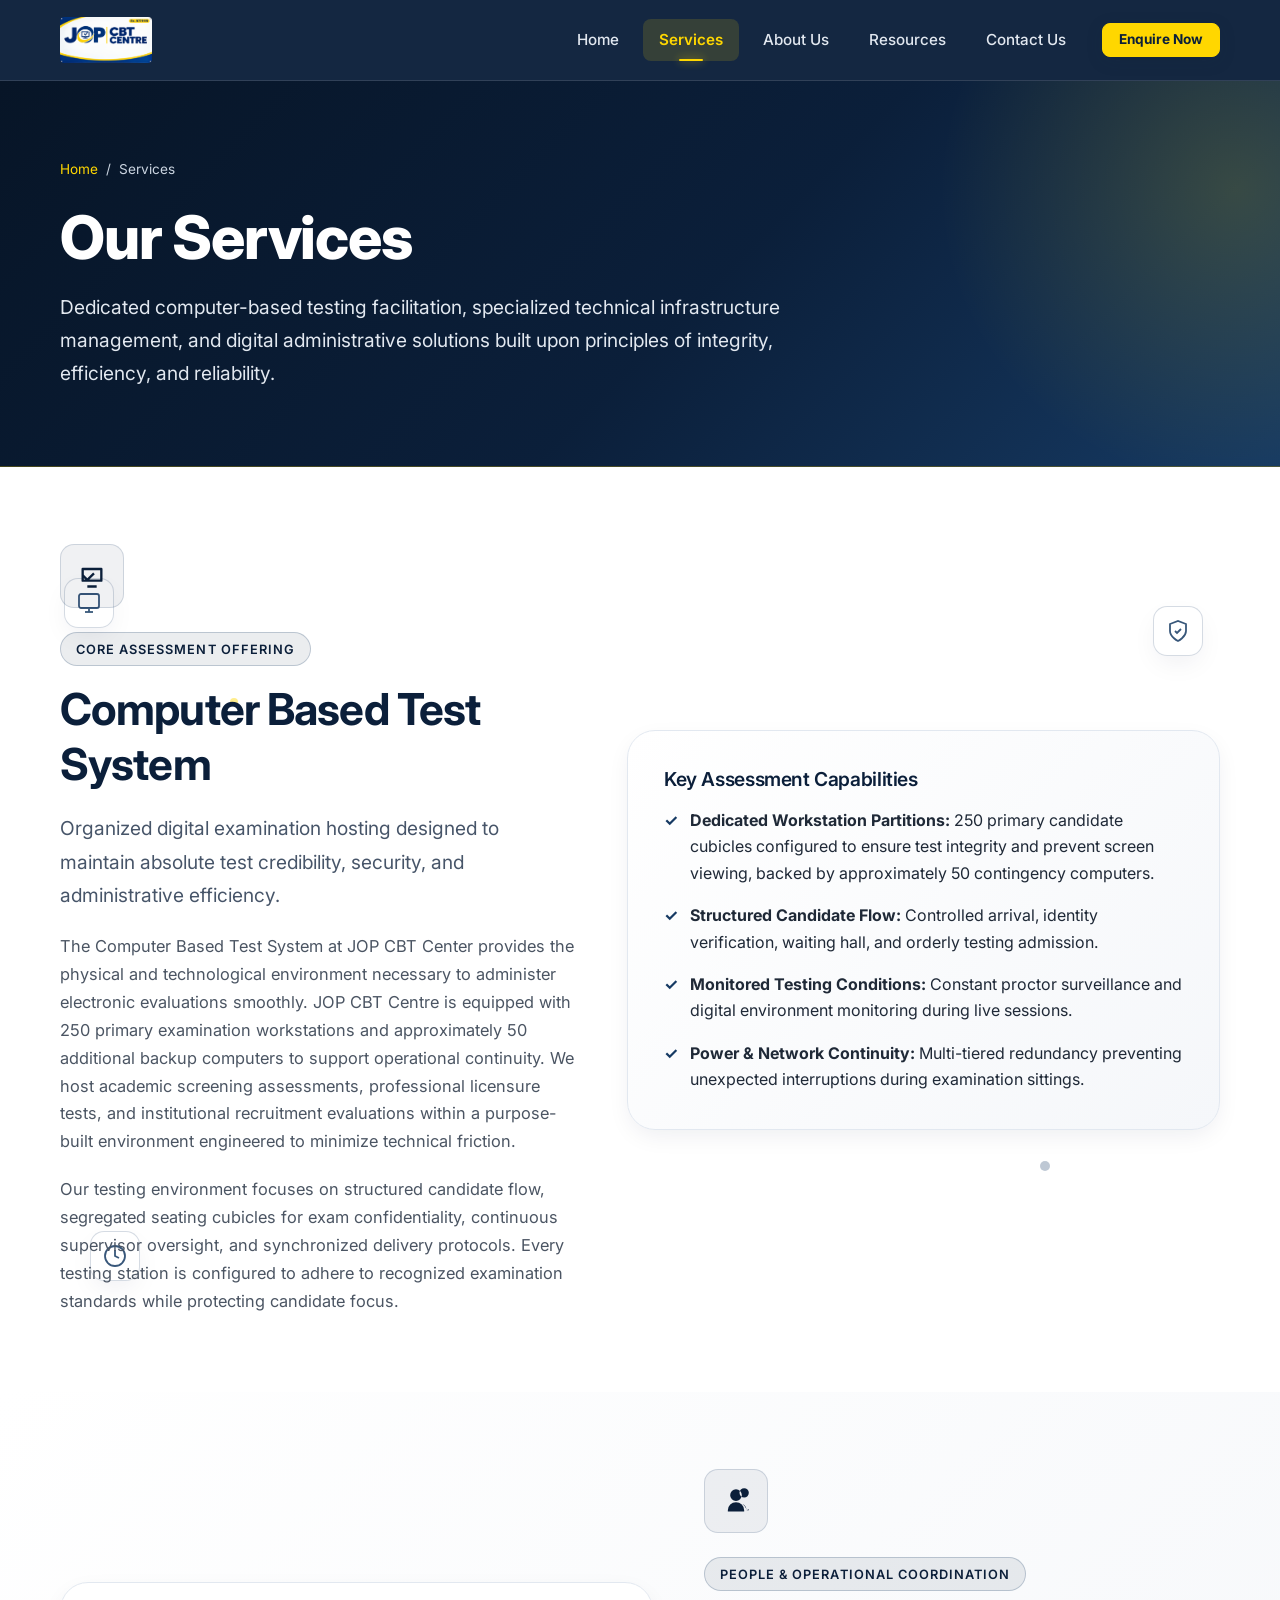
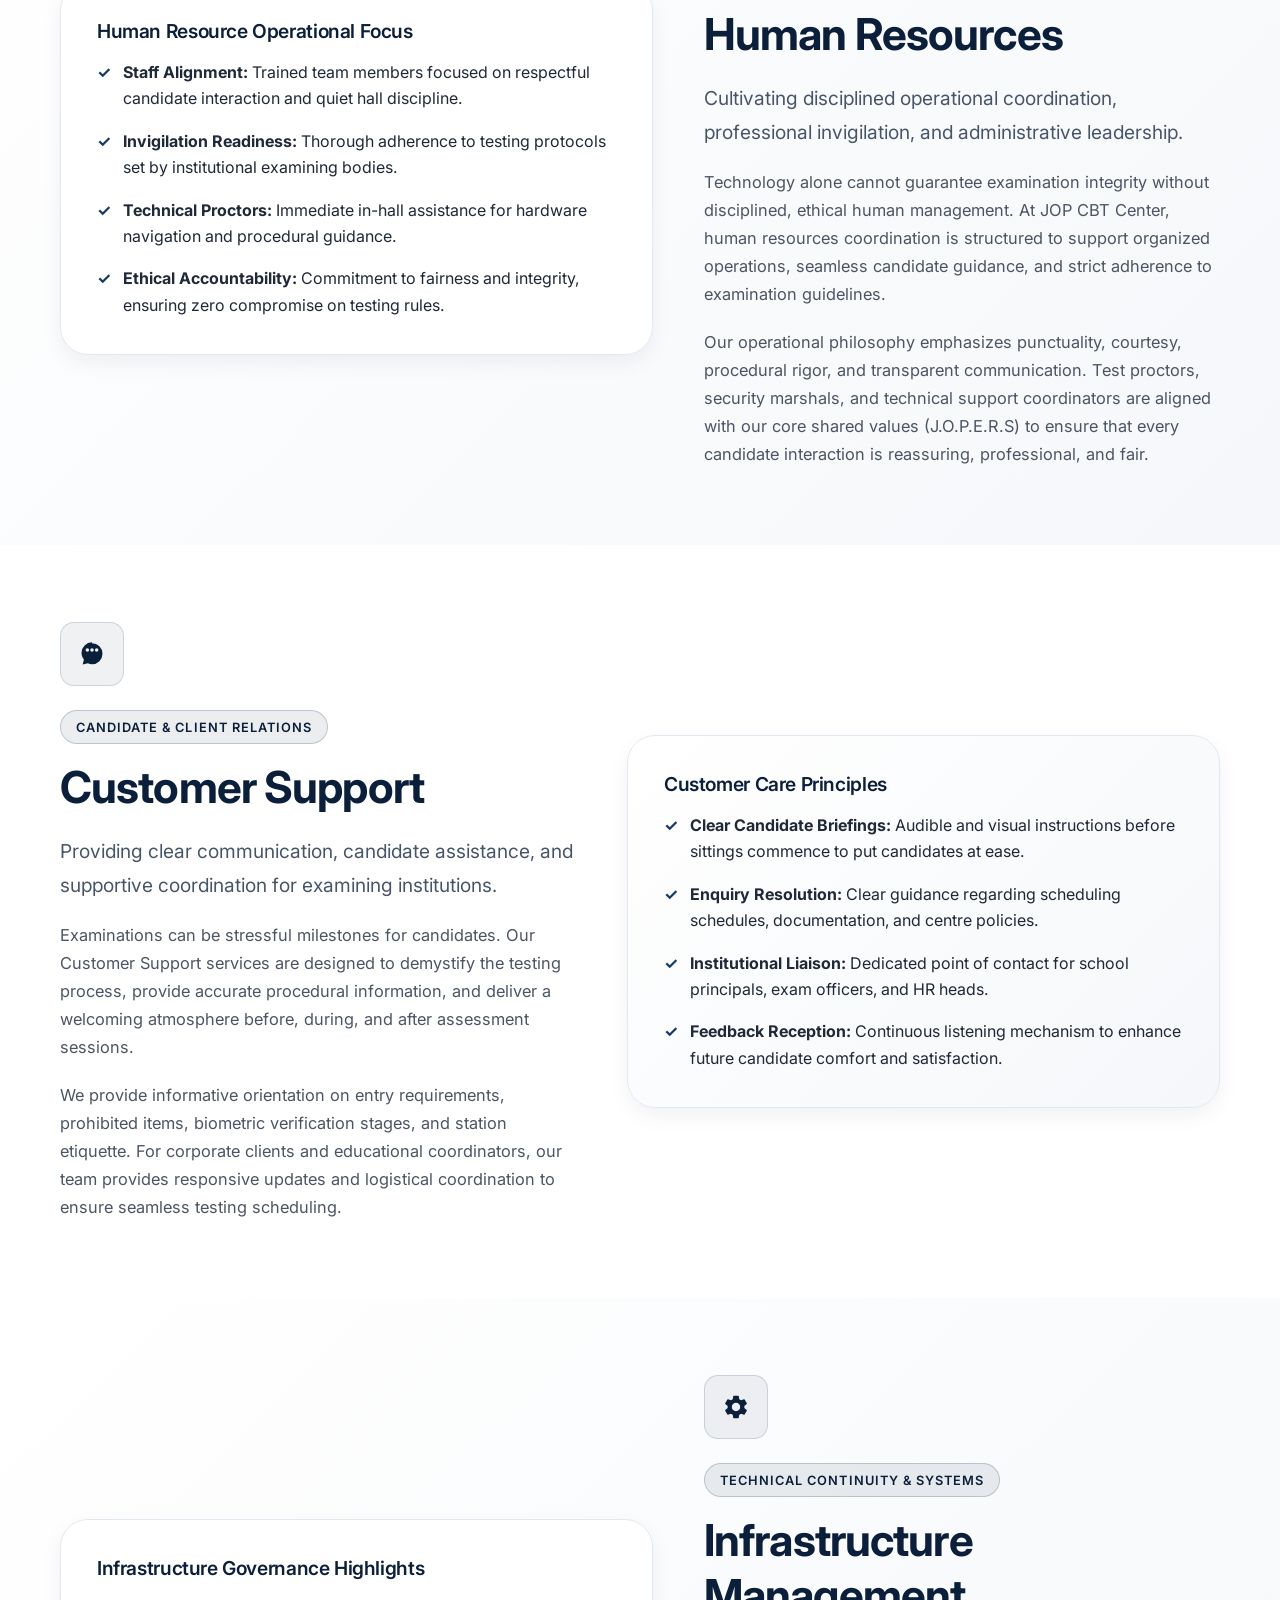
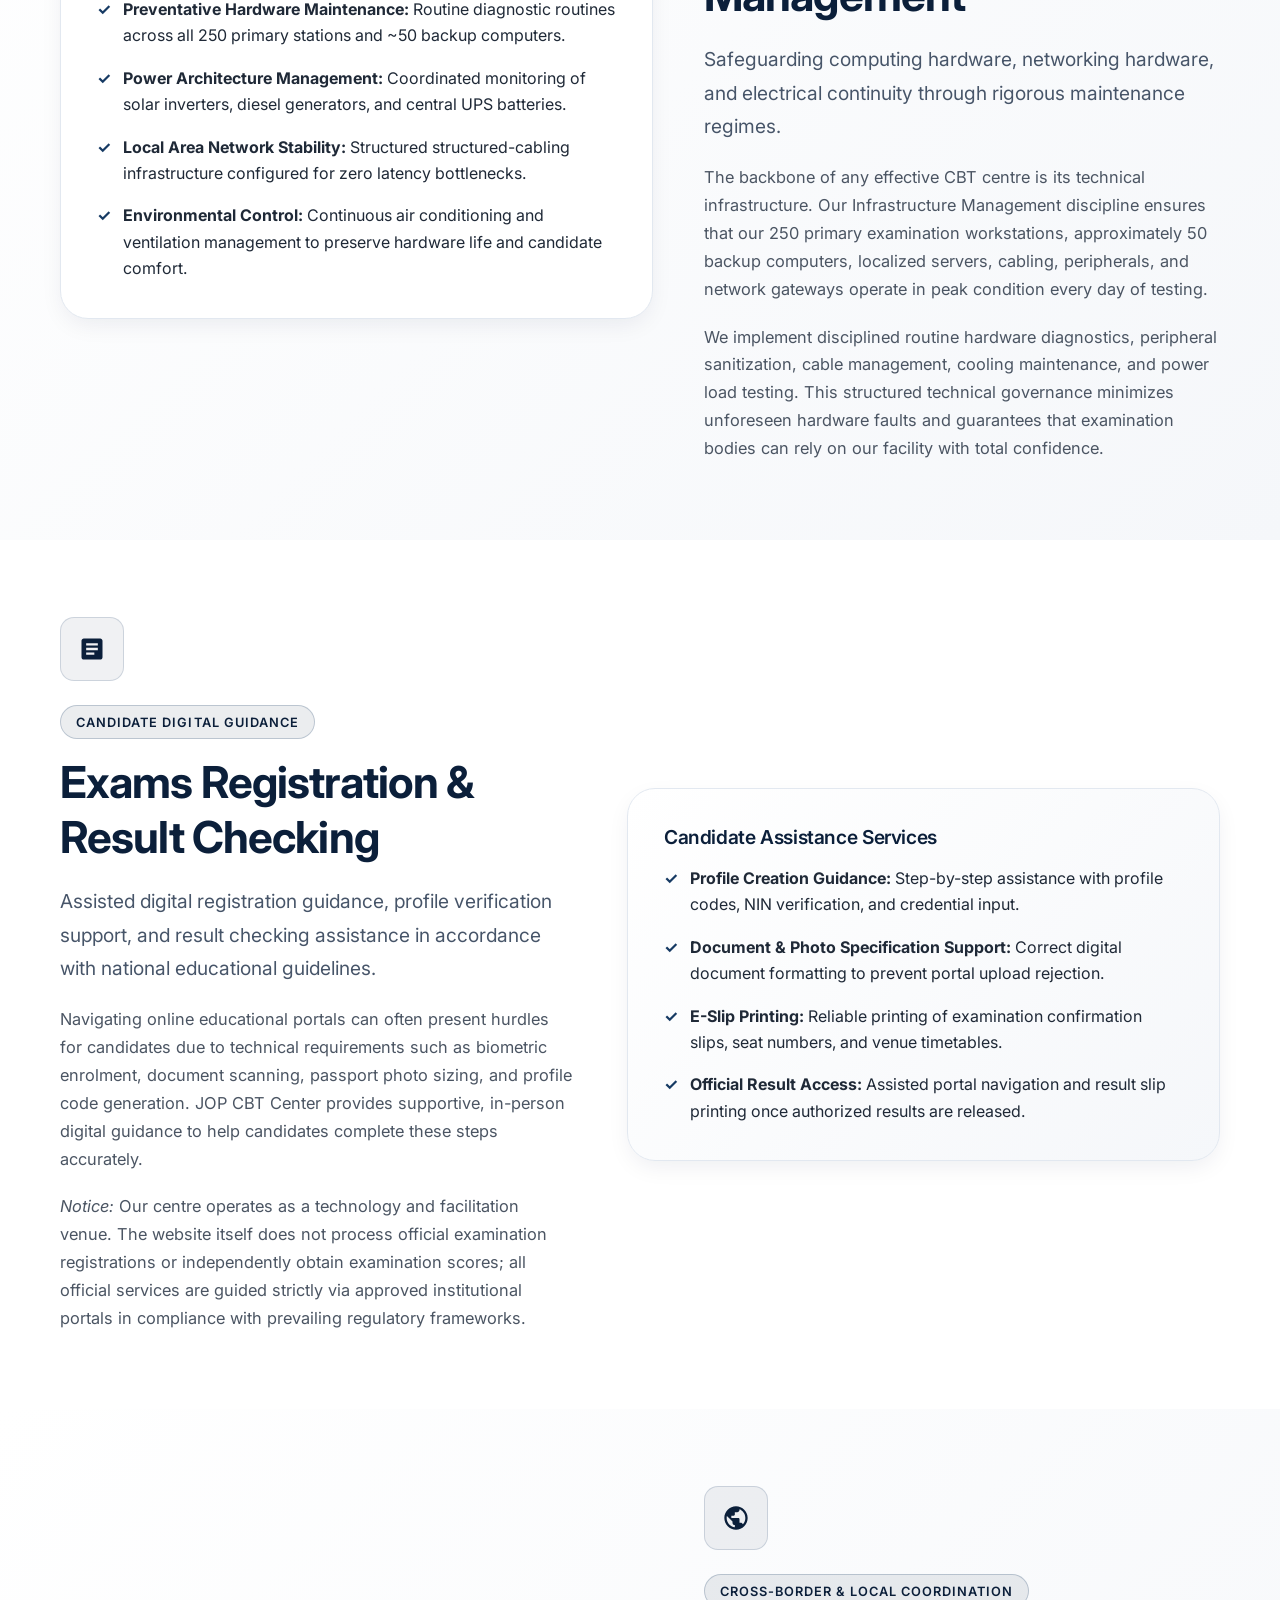
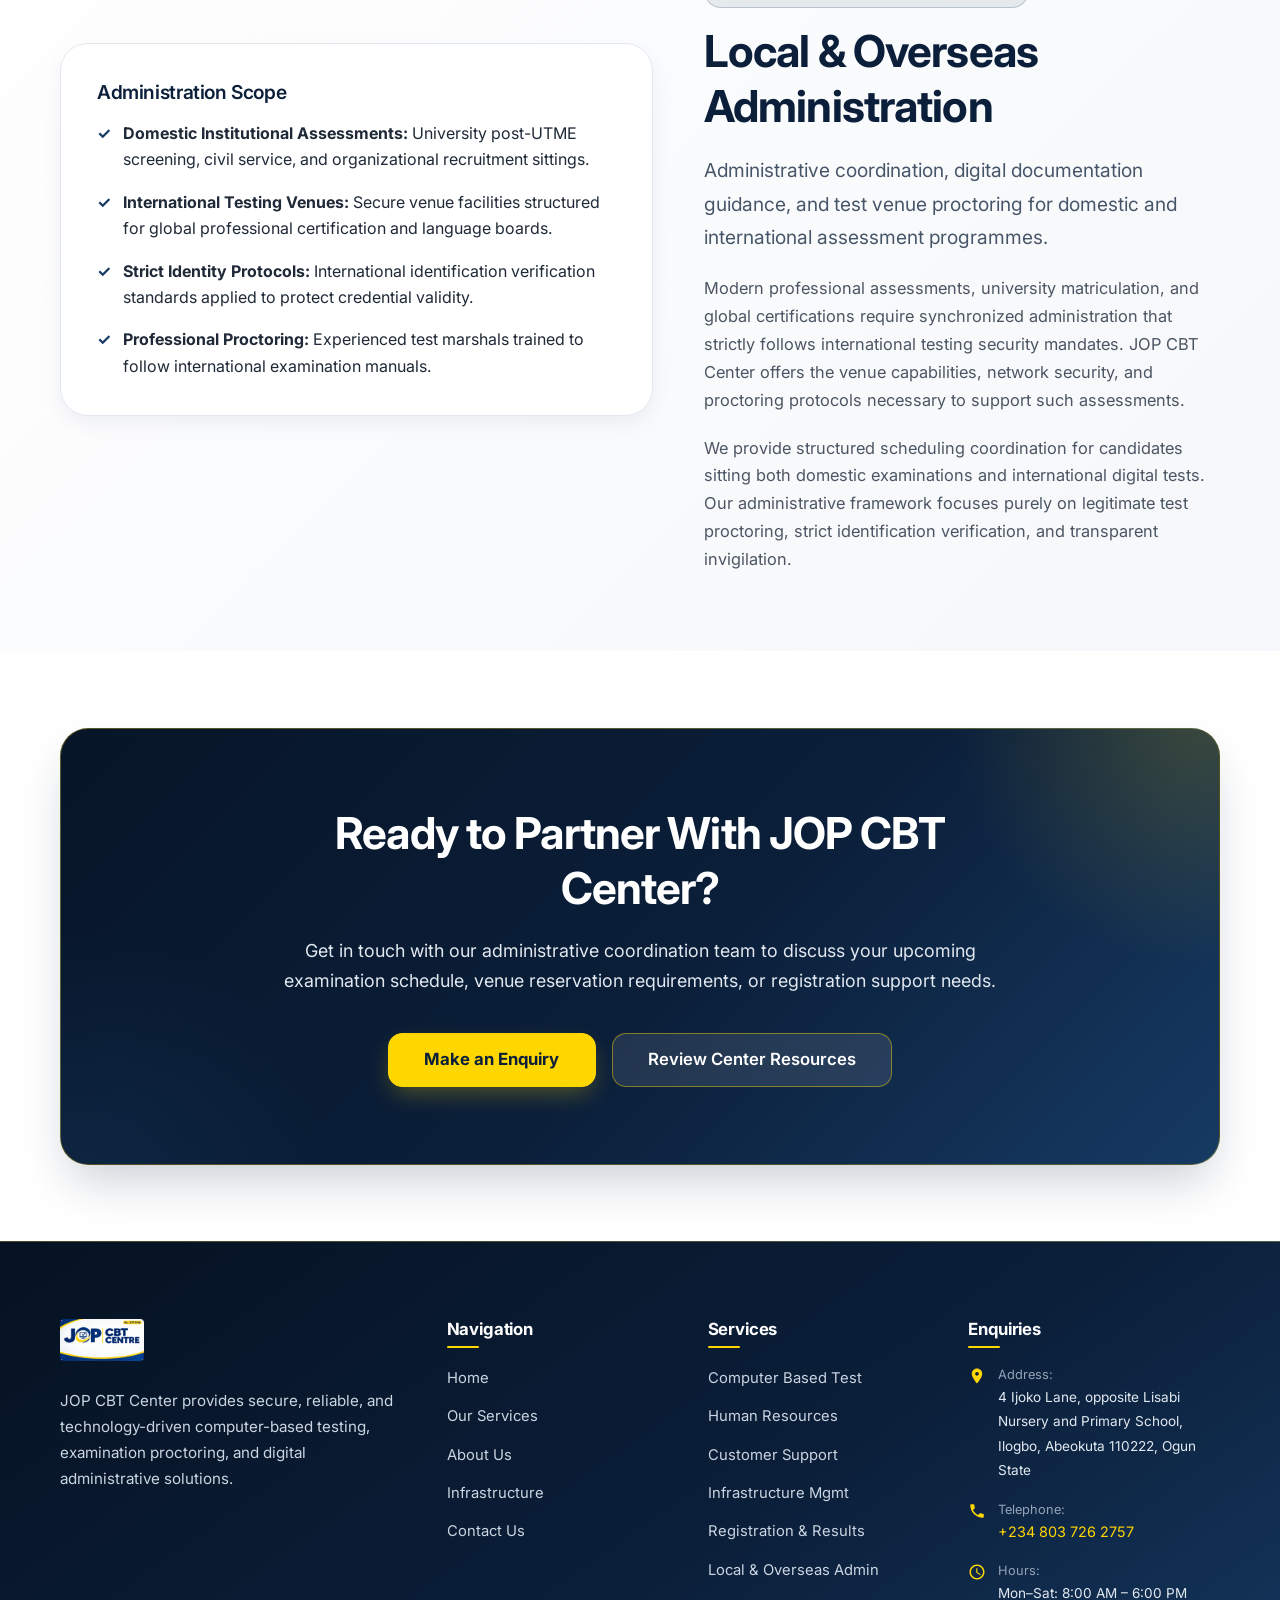
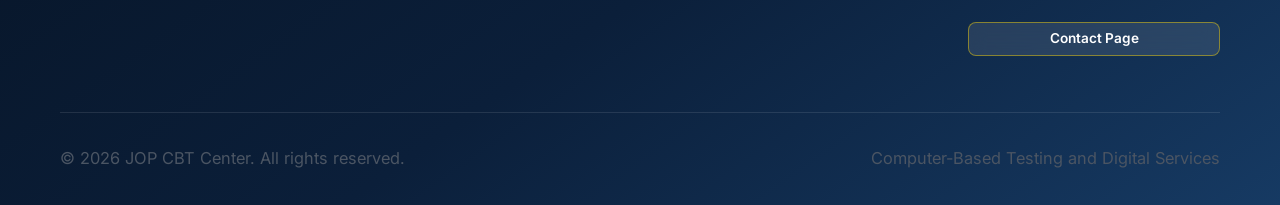
<file: services.html>
<!DOCTYPE html>
<html lang="en">
<head>
  <meta charset="UTF-8">
  <meta name="viewport" content="width=device-width, initial-scale=1.0">
  <title>Our Services — JOP CBT Center</title>
  <meta name="description" content="Explore computer-based testing, human resources support, customer assistance, infrastructure management, exam registration guidance, and administrative services at JOP CBT Center.">
  <meta name="keywords" content="CBT Services, Computer Based Test System, Exams Registration, Infrastructure Management, JOP CBT Center">
  <meta name="theme-color" content="#0B1F3A">

  <!-- Open Graph Metadata -->
  <meta property="og:title" content="Our Services — JOP CBT Center">
  <meta property="og:description" content="Comprehensive digital assessment administration, test centre operations, and supportive digital services.">
  <meta property="og:type" content="website">

  <!-- Google Fonts: Inter -->
  <link rel="preconnect" href="https://fonts.googleapis.com">
  <link rel="preconnect" href="https://fonts.gstatic.com" crossorigin>
  <link href="https://fonts.googleapis.com/css2?family=Inter:wght@400;500;600;700;800&display=swap" rel="stylesheet">

  <!-- Stylesheets -->
  <link rel="stylesheet" href="css/style.css">
  <link rel="stylesheet" href="css/responsive.css">
</head>
<body>

  <!-- ======================================================================
       HEADER & NAVIGATION
       ====================================================================== -->
  <header class="site-header" role="banner">
    <div class="nav-container">
      <a href="index.html" class="brand-logo" aria-label="JOP CBT Center Homepage">
        <img src="assets/logo/jop-banner.png" alt="JOP CBT Centre" class="brand-logo-img">
      </a>

      <nav class="desktop-nav" role="navigation" aria-label="Main Navigation">
        <a href="index.html" class="nav-link">Home</a>
        <a href="services.html" class="nav-link active" aria-current="page">Services</a>
        <a href="about.html" class="nav-link">About Us</a>
        <a href="resources.html" class="nav-link">Resources</a>
        <a href="contact.html" class="nav-link">Contact Us</a>
        <div class="nav-cta">
          <a href="contact.html" class="btn btn-primary btn-sm">Enquire Now</a>
        </div>
      </nav>

      <button type="button" class="mobile-menu-toggle" id="mobile-menu-toggle" aria-label="Toggle navigation menu" aria-expanded="false" aria-controls="mobile-nav">
        <svg viewBox="0 0 24 24" fill="none" stroke="currentColor" stroke-width="2" stroke-linecap="round" stroke-linejoin="round" aria-hidden="true">
          <line x1="3" y1="12" x2="21" y2="12"></line>
          <line x1="3" y1="6" x2="21" y2="6"></line>
          <line x1="3" y1="18" x2="21" y2="18"></line>
        </svg>
      </button>
    </div>

    <nav class="mobile-nav" id="mobile-nav" role="navigation" aria-label="Mobile Navigation">
      <a href="index.html" class="nav-link">Home</a>
      <a href="services.html" class="nav-link active" aria-current="page">Services</a>
      <a href="about.html" class="nav-link">About Us</a>
      <a href="resources.html" class="nav-link">Resources</a>
      <a href="contact.html" class="nav-link">Contact Us</a>
      <div class="nav-cta">
        <a href="contact.html" class="btn btn-primary">Enquire Now</a>
      </div>
    </nav>
  </header>

  <main id="main-content">
    <!-- ======================================================================
         PAGE HERO BANNER
         ====================================================================== -->
    <section class="page-banner" aria-label="Page Header">
      <div class="container">
        <div class="page-banner-content reveal-on-scroll">
          <nav class="breadcrumb-nav" aria-label="Breadcrumbs">
            <a href="index.html">Home</a>
            <span>/</span>
            <span aria-current="page">Services</span>
          </nav>
          <h1>Our Services</h1>
          <p>
            Dedicated computer-based testing facilitation, specialized technical infrastructure management, and digital administrative solutions built upon principles of integrity, efficiency, and reliability.
          </p>
        </div>
      </div>
    </section>

    <!-- ======================================================================
         DETAILED SERVICES SECTIONS
         ====================================================================== -->

    <section id="service-cbt" class="section section-white section-interactive-bg" aria-labelledby="heading-service-cbt">
      <!-- Interactive Floating Tech Elements & Ambient Cursor Spotlight -->
      <div class="ambient-cursor-spotlight" aria-hidden="true"></div>
      <div class="floating-tech-backdrop" aria-hidden="true">
        <div class="floating-icon-item icon-pos-1" data-parallax="0.05" title="Computer Testing">
          <svg viewBox="0 0 24 24" fill="none" stroke="currentColor" stroke-width="1.8">
            <rect x="2" y="3" width="20" height="14" rx="2"/>
            <line x1="8" y1="21" x2="16" y2="21"/>
            <line x1="12" y1="17" x2="12" y2="21"/>
          </svg>
        </div>
        <div class="floating-icon-item icon-pos-2" data-parallax="-0.04" title="Exam Integrity">
          <svg viewBox="0 0 24 24" fill="none" stroke="currentColor" stroke-width="1.8">
            <path d="M12 22s8-4 8-10V5l-8-3-8 3v7c0 6 8 10 8 10z"/>
            <path d="M9 12l2 2 4-4"/>
          </svg>
        </div>
        <div class="floating-icon-item icon-pos-5" data-parallax="0.04" title="Testing Schedule">
          <svg viewBox="0 0 24 24" fill="none" stroke="currentColor" stroke-width="1.8">
            <circle cx="12" cy="12" r="10"/>
            <path d="M12 6v6l4 2"/>
          </svg>
        </div>
        <span class="floating-glow-dot dot-1"></span>
        <span class="floating-glow-dot dot-2"></span>
      </div>

      <div class="container">
        <div class="service-detail-grid">
          <div class="reveal-on-scroll service-detail-copy">
            <div class="card-icon-wrapper" aria-hidden="true" style="width: 64px; height: 64px;">
              <svg viewBox="0 0 24 24" fill="currentColor">
                <path d="M4 5h16a1 1 0 0 1 1 1v10a1 1 0 0 1-1 1H4a1 1 0 0 1-1-1V6a1 1 0 0 1 1-1zm1 2v8h14V7H5zm3 13h8v2H8v-2zm-3-9l3 3 5-5 1.4 1.4-6.4 6.4-4.4-4.4L5 11z"/>
              </svg>
            </div>
            <span class="section-tag">Core Assessment Offering</span>
            <h2 id="heading-service-cbt" style="margin-bottom: 1.25rem;">Computer Based Test System</h2>
            <p class="lead" style="margin-bottom: 1.25rem;">
              Organized digital examination hosting designed to maintain absolute test credibility, security, and administrative efficiency.
            </p>
            <p style="margin-bottom: 1.25rem;">
              The Computer Based Test System at JOP CBT Center provides the physical and technological environment necessary to administer electronic evaluations smoothly. JOP CBT Centre is equipped with 250 primary examination workstations and approximately 50 additional backup computers to support operational continuity. We host academic screening assessments, professional licensure tests, and institutional recruitment evaluations within a purpose-built environment engineered to minimize technical friction.
            </p>
            <p>
              Our testing environment focuses on structured candidate flow, segregated seating cubicles for exam confidentiality, continuous supervisor oversight, and synchronized delivery protocols. Every testing station is configured to adhere to recognized examination standards while protecting candidate focus.
            </p>
          </div>

          <div class="reveal-on-scroll service-detail-box">
            <div style="background: var(--grad-light-section); border: 1px solid var(--color-border); border-radius: var(--border-radius-xl); padding: 2.25rem; box-shadow: var(--shadow-md);">
              <h4 style="color: var(--color-navy-900); font-size: 1.2rem; margin-bottom: 1rem;">Key Assessment Capabilities</h4>
              <ul style="display: flex; flex-direction: column; gap: 1rem;">
                <li style="display: flex; align-items: flex-start; gap: 0.75rem;">
                  <span style="color: var(--color-blue-500); font-weight: bold;">✓</span>
                  <span><strong>Dedicated Workstation Partitions:</strong> 250 primary candidate cubicles configured to ensure test integrity and prevent screen viewing, backed by approximately 50 contingency computers.</span>
                </li>
                <li style="display: flex; align-items: flex-start; gap: 0.75rem;">
                  <span style="color: var(--color-blue-500); font-weight: bold;">✓</span>
                  <span><strong>Structured Candidate Flow:</strong> Controlled arrival, identity verification, waiting hall, and orderly testing admission.</span>
                </li>
                <li style="display: flex; align-items: flex-start; gap: 0.75rem;">
                  <span style="color: var(--color-blue-500); font-weight: bold;">✓</span>
                  <span><strong>Monitored Testing Conditions:</strong> Constant proctor surveillance and digital environment monitoring during live sessions.</span>
                </li>
                <li style="display: flex; align-items: flex-start; gap: 0.75rem;">
                  <span style="color: var(--color-blue-500); font-weight: bold;">✓</span>
                  <span><strong>Power &amp; Network Continuity:</strong> Multi-tiered redundancy preventing unexpected interruptions during examination sittings.</span>
                </li>
              </ul>
            </div>
          </div>
        </div>
      </div>
    </section>

    <!-- SERVICE 2: Human Resources -->
    <section id="service-hr" class="section section-light" aria-labelledby="heading-service-hr">
      <div class="container">
        <div class="service-detail-grid service-detail-grid--reverse">
          <div class="reveal-on-scroll service-detail-copy">
            <div class="card-icon-wrapper" aria-hidden="true" style="width: 64px; height: 64px;">
              <svg viewBox="0 0 24 24" fill="currentColor">
                <path d="M12 12a5 5 0 1 0 0-10 5 5 0 0 0 0 10zm-7 8a7 7 0 0 1 14 0v1H5v-1zm14-11a4 4 0 1 1 0-8 4 4 0 0 1 0 8zm2 11a5.98 5.98 0 0 0-3.5-5.46A8.96 8.96 0 0 1 21 19v1h2v-1z"/>
              </svg>
            </div>
            <span class="section-tag">People &amp; Operational Coordination</span>
            <h2 id="heading-service-hr" style="margin-bottom: 1.25rem;">Human Resources</h2>
            <p class="lead" style="margin-bottom: 1.25rem;">
              Cultivating disciplined operational coordination, professional invigilation, and administrative leadership.
            </p>
            <p style="margin-bottom: 1.25rem;">
              Technology alone cannot guarantee examination integrity without disciplined, ethical human management. At JOP CBT Center, human resources coordination is structured to support organized operations, seamless candidate guidance, and strict adherence to examination guidelines.
            </p>
            <p>
              Our operational philosophy emphasizes punctuality, courtesy, procedural rigor, and transparent communication. Test proctors, security marshals, and technical support coordinators are aligned with our core shared values (J.O.P.E.R.S) to ensure that every candidate interaction is reassuring, professional, and fair.
            </p>
          </div>

          <div class="reveal-on-scroll service-detail-box">
            <div style="background: var(--color-white); border: 1px solid var(--color-border); border-radius: var(--border-radius-xl); padding: 2.25rem; box-shadow: var(--shadow-md);">
              <h4 style="color: var(--color-navy-900); font-size: 1.2rem; margin-bottom: 1rem;">Human Resource Operational Focus</h4>
              <ul style="display: flex; flex-direction: column; gap: 1rem;">
                <li style="display: flex; align-items: flex-start; gap: 0.75rem;">
                  <span style="color: var(--color-blue-500); font-weight: bold;">✓</span>
                  <span><strong>Staff Alignment:</strong> Trained team members focused on respectful candidate interaction and quiet hall discipline.</span>
                </li>
                <li style="display: flex; align-items: flex-start; gap: 0.75rem;">
                  <span style="color: var(--color-blue-500); font-weight: bold;">✓</span>
                  <span><strong>Invigilation Readiness:</strong> Thorough adherence to testing protocols set by institutional examining bodies.</span>
                </li>
                <li style="display: flex; align-items: flex-start; gap: 0.75rem;">
                  <span style="color: var(--color-blue-500); font-weight: bold;">✓</span>
                  <span><strong>Technical Proctors:</strong> Immediate in-hall assistance for hardware navigation and procedural guidance.</span>
                </li>
                <li style="display: flex; align-items: flex-start; gap: 0.75rem;">
                  <span style="color: var(--color-blue-500); font-weight: bold;">✓</span>
                  <span><strong>Ethical Accountability:</strong> Commitment to fairness and integrity, ensuring zero compromise on testing rules.</span>
                </li>
              </ul>
            </div>
          </div>
        </div>
      </div>
    </section>

    <!-- SERVICE 3: Customer Support -->
    <section id="service-support" class="section section-white" aria-labelledby="heading-service-support">
      <div class="container">
        <div class="service-detail-grid">
          <div class="reveal-on-scroll service-detail-copy">
            <div class="card-icon-wrapper" aria-hidden="true" style="width: 64px; height: 64px;">
              <svg viewBox="0 0 24 24" fill="currentColor">
                <path d="M12 2a9 9 0 0 0-9 9c0 2.2.8 4.2 2.1 5.7L4 21l4.5-1.1c1.1.6 2.3.9 3.5.9a9 9 0 0 0 9-9 9 9 0 0 0-9-9zm-4 8a1.5 1.5 0 1 1 0-3 1.5 1.5 0 0 1 0 3zm4 0a1.5 1.5 0 1 1 0-3 1.5 1.5 0 0 1 0 3zm4 0a1.5 1.5 0 1 1 0-3 1.5 1.5 0 0 1 0 3z"/>
              </svg>
            </div>
            <span class="section-tag">Candidate &amp; Client Relations</span>
            <h2 id="heading-service-support" style="margin-bottom: 1.25rem;">Customer Support</h2>
            <p class="lead" style="margin-bottom: 1.25rem;">
              Providing clear communication, candidate assistance, and supportive coordination for examining institutions.
            </p>
            <p style="margin-bottom: 1.25rem;">
              Examinations can be stressful milestones for candidates. Our Customer Support services are designed to demystify the testing process, provide accurate procedural information, and deliver a welcoming atmosphere before, during, and after assessment sessions.
            </p>
            <p>
              We provide informative orientation on entry requirements, prohibited items, biometric verification stages, and station etiquette. For corporate clients and educational coordinators, our team provides responsive updates and logistical coordination to ensure seamless testing scheduling.
            </p>
          </div>

          <div class="reveal-on-scroll service-detail-box">
            <div style="background: var(--grad-light-section); border: 1px solid var(--color-border); border-radius: var(--border-radius-xl); padding: 2.25rem; box-shadow: var(--shadow-md);">
              <h4 style="color: var(--color-navy-900); font-size: 1.2rem; margin-bottom: 1rem;">Customer Care Principles</h4>
              <ul style="display: flex; flex-direction: column; gap: 1rem;">
                <li style="display: flex; align-items: flex-start; gap: 0.75rem;">
                  <span style="color: var(--color-blue-500); font-weight: bold;">✓</span>
                  <span><strong>Clear Candidate Briefings:</strong> Audible and visual instructions before sittings commence to put candidates at ease.</span>
                </li>
                <li style="display: flex; align-items: flex-start; gap: 0.75rem;">
                  <span style="color: var(--color-blue-500); font-weight: bold;">✓</span>
                  <span><strong>Enquiry Resolution:</strong> Clear guidance regarding scheduling schedules, documentation, and centre policies.</span>
                </li>
                <li style="display: flex; align-items: flex-start; gap: 0.75rem;">
                  <span style="color: var(--color-blue-500); font-weight: bold;">✓</span>
                  <span><strong>Institutional Liaison:</strong> Dedicated point of contact for school principals, exam officers, and HR heads.</span>
                </li>
                <li style="display: flex; align-items: flex-start; gap: 0.75rem;">
                  <span style="color: var(--color-blue-500); font-weight: bold;">✓</span>
                  <span><strong>Feedback Reception:</strong> Continuous listening mechanism to enhance future candidate comfort and satisfaction.</span>
                </li>
              </ul>
            </div>
          </div>
        </div>
      </div>
    </section>

    <!-- SERVICE 4: Infrastructure Management -->
    <section id="service-infrastructure" class="section section-light" aria-labelledby="heading-service-infra">
      <div class="container">
        <div class="service-detail-grid service-detail-grid--reverse">
          <div class="reveal-on-scroll service-detail-copy">
            <div class="card-icon-wrapper" aria-hidden="true" style="width: 64px; height: 64px;">
              <svg viewBox="0 0 24 24" fill="currentColor">
                <path d="M19.14 12.94c.04-.3.06-.61.06-.94 0-.32-.02-.64-.07-.94l2.03-1.58c.18-.14.23-.41.12-.61l-1.92-3.32c-.12-.22-.37-.29-.59-.22l-2.39.96c-.5-.38-1.03-.7-1.62-.94l-.36-2.54c-.04-.24-.24-.41-.48-.41h-3.84c-.24 0-.43.17-.47.41l-.36 2.54c-.59.24-1.13.57-1.62.94l-2.39-.96c-.22-.08-.47 0-.59.22L2.74 8.87c-.12.21-.08.47.12.61l2.03 1.58c-.05.3-.09.63-.09.94s.02.64.07.94l-2.03 1.58c-.18.14-.23.41-.12.61l1.92 3.32c.12.22.37.29.59.22l2.39-.96c.5.38 1.03.7 1.62.94l.36 2.54c.05.24.24.41.48.41h3.84c.24 0 .44-.17.47-.41l.36-2.54c.59-.24 1.13-.56 1.62-.94l2.39.96c.22.08.47 0 .59-.22l1.92-3.32c.12-.22.07-.47-.12-.61l-2.01-1.58zM12 15.6c-1.98 0-3.6-1.62-3.6-3.6s1.62-3.6 3.6-3.6 3.6 1.62 3.6 3.6-1.62 3.6-3.6 3.6z"/>
              </svg>
            </div>
            <span class="section-tag">Technical Continuity &amp; Systems</span>
            <h2 id="heading-service-infra" style="margin-bottom: 1.25rem;">Infrastructure Management</h2>
            <p class="lead" style="margin-bottom: 1.25rem;">
              Safeguarding computing hardware, networking hardware, and electrical continuity through rigorous maintenance regimes.
            </p>
            <p style="margin-bottom: 1.25rem;">
              The backbone of any effective CBT centre is its technical infrastructure. Our Infrastructure Management discipline ensures that our 250 primary examination workstations, approximately 50 backup computers, localized servers, cabling, peripherals, and network gateways operate in peak condition every day of testing.
            </p>
            <p>
              We implement disciplined routine hardware diagnostics, peripheral sanitization, cable management, cooling maintenance, and power load testing. This structured technical governance minimizes unforeseen hardware faults and guarantees that examination bodies can rely on our facility with total confidence.
            </p>
          </div>

          <div class="reveal-on-scroll service-detail-box">
            <div style="background: var(--color-white); border: 1px solid var(--color-border); border-radius: var(--border-radius-xl); padding: 2.25rem; box-shadow: var(--shadow-md);">
              <h4 style="color: var(--color-navy-900); font-size: 1.2rem; margin-bottom: 1rem;">Infrastructure Governance Highlights</h4>
              <ul style="display: flex; flex-direction: column; gap: 1rem;">
                <li style="display: flex; align-items: flex-start; gap: 0.75rem;">
                  <span style="color: var(--color-blue-500); font-weight: bold;">✓</span>
                  <span><strong>Preventative Hardware Maintenance:</strong> Routine diagnostic routines across all 250 primary stations and ~50 backup computers.</span>
                </li>
                <li style="display: flex; align-items: flex-start; gap: 0.75rem;">
                  <span style="color: var(--color-blue-500); font-weight: bold;">✓</span>
                  <span><strong>Power Architecture Management:</strong> Coordinated monitoring of solar inverters, diesel generators, and central UPS batteries.</span>
                </li>
                <li style="display: flex; align-items: flex-start; gap: 0.75rem;">
                  <span style="color: var(--color-blue-500); font-weight: bold;">✓</span>
                  <span><strong>Local Area Network Stability:</strong> Structured structured-cabling infrastructure configured for zero latency bottlenecks.</span>
                </li>
                <li style="display: flex; align-items: flex-start; gap: 0.75rem;">
                  <span style="color: var(--color-blue-500); font-weight: bold;">✓</span>
                  <span><strong>Environmental Control:</strong> Continuous air conditioning and ventilation management to preserve hardware life and candidate comfort.</span>
                </li>
              </ul>
            </div>
          </div>
        </div>
      </div>
    </section>

    <!-- SERVICE 5: Exams Registration & Result Checking -->
    <section id="service-registration" class="section section-white" aria-labelledby="heading-service-registration">
      <div class="container">
        <div class="service-detail-grid">
          <div class="reveal-on-scroll service-detail-copy">
            <div class="card-icon-wrapper" aria-hidden="true" style="width: 64px; height: 64px;">
              <svg viewBox="0 0 24 24" fill="currentColor">
                <path d="M19 3H5c-1.1 0-2 .9-2 2v14c0 1.1.9 2 2 2h14c1.1 0 2-.9 2-2V5c0-1.1-.9-2-2-2zm-5 14H7v-2h7v2zm3-4H7v-2h10v2zm0-4H7V7h10v2z"/>
              </svg>
            </div>
            <span class="section-tag">Candidate Digital Guidance</span>
            <h2 id="heading-service-registration" style="margin-bottom: 1.25rem;">Exams Registration &amp; Result Checking</h2>
            <p class="lead" style="margin-bottom: 1.25rem;">
              Assisted digital registration guidance, profile verification support, and result checking assistance in accordance with national educational guidelines.
            </p>
            <p style="margin-bottom: 1.25rem;">
              Navigating online educational portals can often present hurdles for candidates due to technical requirements such as biometric enrolment, document scanning, passport photo sizing, and profile code generation. JOP CBT Center provides supportive, in-person digital guidance to help candidates complete these steps accurately.
            </p>
            <p>
              <em>Notice:</em> Our centre operates as a technology and facilitation venue. The website itself does not process official examination registrations or independently obtain examination scores; all official services are guided strictly via approved institutional portals in compliance with prevailing regulatory frameworks.
            </p>
          </div>

          <div class="reveal-on-scroll service-detail-box">
            <div style="background: var(--grad-light-section); border: 1px solid var(--color-border); border-radius: var(--border-radius-xl); padding: 2.25rem; box-shadow: var(--shadow-md);">
              <h4 style="color: var(--color-navy-900); font-size: 1.2rem; margin-bottom: 1rem;">Candidate Assistance Services</h4>
              <ul style="display: flex; flex-direction: column; gap: 1rem;">
                <li style="display: flex; align-items: flex-start; gap: 0.75rem;">
                  <span style="color: var(--color-blue-500); font-weight: bold;">✓</span>
                  <span><strong>Profile Creation Guidance:</strong> Step-by-step assistance with profile codes, NIN verification, and credential input.</span>
                </li>
                <li style="display: flex; align-items: flex-start; gap: 0.75rem;">
                  <span style="color: var(--color-blue-500); font-weight: bold;">✓</span>
                  <span><strong>Document &amp; Photo Specification Support:</strong> Correct digital document formatting to prevent portal upload rejection.</span>
                </li>
                <li style="display: flex; align-items: flex-start; gap: 0.75rem;">
                  <span style="color: var(--color-blue-500); font-weight: bold;">✓</span>
                  <span><strong>E-Slip Printing:</strong> Reliable printing of examination confirmation slips, seat numbers, and venue timetables.</span>
                </li>
                <li style="display: flex; align-items: flex-start; gap: 0.75rem;">
                  <span style="color: var(--color-blue-500); font-weight: bold;">✓</span>
                  <span><strong>Official Result Access:</strong> Assisted portal navigation and result slip printing once authorized results are released.</span>
                </li>
              </ul>
            </div>
          </div>
        </div>
      </div>
    </section>

    <!-- SERVICE 6: Local and Overseas Administration -->
    <section id="service-admin" class="section section-light" aria-labelledby="heading-service-admin">
      <div class="container">
        <div class="service-detail-grid service-detail-grid--reverse">
          <div class="reveal-on-scroll service-detail-copy">
            <div class="card-icon-wrapper" aria-hidden="true" style="width: 64px; height: 64px;">
              <svg viewBox="0 0 24 24" fill="currentColor">
                <path d="M12 2C6.48 2 2 6.48 2 12s4.48 10 10 10 10-4.48 10-10S17.52 2 12 2zm-1 17.93c-3.95-.49-7-3.85-7-7.93 0-.62.08-1.21.21-1.79L9 15v1c0 1.1.9 2 2 2v1.93zm6.9-2.54c-.26-.81-1-1.39-1.9-1.39h-1v-3c0-.55-.45-1-1-1H8v-2h2c.55 0 1-.45 1-1V7h2c1.1 0 2-.9 2-2v-.41c2.93 1.19 5 4.06 5 7.41 0 2.08-.8 3.97-2.1 5.39z"/>
              </svg>
            </div>
            <span class="section-tag">Cross-Border &amp; Local Coordination</span>
            <h2 id="heading-service-admin" style="margin-bottom: 1.25rem;">Local &amp; Overseas Administration</h2>
            <p class="lead" style="margin-bottom: 1.25rem;">
              Administrative coordination, digital documentation guidance, and test venue proctoring for domestic and international assessment programmes.
            </p>
            <p style="margin-bottom: 1.25rem;">
              Modern professional assessments, university matriculation, and global certifications require synchronized administration that strictly follows international testing security mandates. JOP CBT Center offers the venue capabilities, network security, and proctoring protocols necessary to support such assessments.
            </p>
            <p>
              We provide structured scheduling coordination for candidates sitting both domestic examinations and international digital tests. Our administrative framework focuses purely on legitimate test proctoring, strict identification verification, and transparent invigilation.
            </p>
          </div>

          <div class="reveal-on-scroll service-detail-box">
            <div style="background: var(--color-white); border: 1px solid var(--color-border); border-radius: var(--border-radius-xl); padding: 2.25rem; box-shadow: var(--shadow-md);">
              <h4 style="color: var(--color-navy-900); font-size: 1.2rem; margin-bottom: 1rem;">Administration Scope</h4>
              <ul style="display: flex; flex-direction: column; gap: 1rem;">
                <li style="display: flex; align-items: flex-start; gap: 0.75rem;">
                  <span style="color: var(--color-blue-500); font-weight: bold;">✓</span>
                  <span><strong>Domestic Institutional Assessments:</strong> University post-UTME screening, civil service, and organizational recruitment sittings.</span>
                </li>
                <li style="display: flex; align-items: flex-start; gap: 0.75rem;">
                  <span style="color: var(--color-blue-500); font-weight: bold;">✓</span>
                  <span><strong>International Testing Venues:</strong> Secure venue facilities structured for global professional certification and language boards.</span>
                </li>
                <li style="display: flex; align-items: flex-start; gap: 0.75rem;">
                  <span style="color: var(--color-blue-500); font-weight: bold;">✓</span>
                  <span><strong>Strict Identity Protocols:</strong> International identification verification standards applied to protect credential validity.</span>
                </li>
                <li style="display: flex; align-items: flex-start; gap: 0.75rem;">
                  <span style="color: var(--color-blue-500); font-weight: bold;">✓</span>
                  <span><strong>Professional Proctoring:</strong> Experienced test marshals trained to follow international examination manuals.</span>
                </li>
              </ul>
            </div>
          </div>
        </div>
      </div>
    </section>

    <!-- ======================================================================
         CALL TO ACTION SECTION
         ====================================================================== -->
    <section class="section section-white" aria-labelledby="services-cta-heading">
      <div class="container">
        <div class="cta-banner reveal-on-scroll">
          <div class="cta-content">
            <h2 id="services-cta-heading" class="cta-title">Ready to Partner With JOP CBT Center?</h2>
            <p class="cta-description">
              Get in touch with our administrative coordination team to discuss your upcoming examination schedule, venue reservation requirements, or registration support needs.
            </p>
            <div class="cta-actions">
              <a href="contact.html" class="btn btn-accent btn-lg">Make an Enquiry</a>
              <a href="resources.html" class="btn btn-secondary btn-lg">Review Center Resources</a>
            </div>
          </div>
        </div>
      </div>
    </section>
  </main>

  <!-- ======================================================================
       FOOTER
       ====================================================================== -->
  <footer class="site-footer" role="contentinfo">
    <div class="container">
      <div class="footer-grid">
        <div class="footer-brand">
          <a href="index.html" class="brand-logo" aria-label="JOP CBT Center Homepage">
            <img src="assets/logo/jop-banner.png" alt="JOP CBT Centre" class="brand-logo-img">
          </a>
          <p>
            JOP CBT Center provides secure, reliable, and technology-driven computer-based testing, examination proctoring, and digital administrative solutions.
          </p>
        </div>

        <div>
          <h4 class="footer-col-title">Navigation</h4>
          <ul class="footer-links">
            <li><a href="index.html" class="footer-link">Home</a></li>
            <li><a href="services.html" class="footer-link">Our Services</a></li>
            <li><a href="about.html" class="footer-link">About Us</a></li>
            <li><a href="resources.html" class="footer-link">Infrastructure</a></li>
            <li><a href="contact.html" class="footer-link">Contact Us</a></li>
          </ul>
        </div>

        <div>
          <h4 class="footer-col-title">Services</h4>
          <ul class="footer-links">
            <li><a href="services.html#service-cbt" class="footer-link">Computer Based Test</a></li>
            <li><a href="services.html#service-hr" class="footer-link">Human Resources</a></li>
            <li><a href="services.html#service-support" class="footer-link">Customer Support</a></li>
            <li><a href="services.html#service-infrastructure" class="footer-link">Infrastructure Mgmt</a></li>
            <li><a href="services.html#service-registration" class="footer-link">Registration &amp; Results</a></li>
            <li><a href="services.html#service-admin" class="footer-link">Local &amp; Overseas Admin</a></li>
          </ul>
        </div>

        <div>
          <h4 class="footer-col-title">Enquiries</h4>
          <div class="footer-contact-item">
            <svg class="footer-contact-icon" viewBox="0 0 24 24" fill="currentColor" aria-hidden="true">
              <path d="M12 2C8.13 2 5 5.13 5 9c0 5.25 7 13 7 13s7-7.75 7-13c0-3.87-3.13-7-7-7zm0 9.5c-1.38 0-2.5-1.12-2.5-2.5s1.12-2.5 2.5-2.5 2.5 1.12 2.5 2.5-1.12 2.5-2.5 2.5z"/>
            </svg>
            <div>
              <span style="display:block; font-size: 0.8rem; color: var(--color-slate-400);">Address:</span>
              <span style="font-size: 0.85rem; color: var(--color-slate-200); line-height: 1.4;">4 Ijoko Lane, opposite Lisabi Nursery and Primary School, Ilogbo, Abeokuta 110222, Ogun State</span>
            </div>
          </div>
          <div class="footer-contact-item">
            <svg class="footer-contact-icon" viewBox="0 0 24 24" fill="currentColor" aria-hidden="true">
              <path d="M6.62 10.79c1.44 2.83 3.76 5.14 6.59 6.59l2.2-2.2c.27-.27.67-.36 1.02-.24 1.12.37 2.33.57 3.57.57.55 0 1 .45 1 1V20c0 .55-.45 1-1 1-9.39 0-17-7.61-17-17 0-.55.45-1 1-1h3.5c.55 0 1 .45 1 1 0 1.25.2 2.45.57 3.57.11.35.03.74-.25 1.02l-2.2 2.2z"/>
            </svg>
            <div>
              <span style="display:block; font-size: 0.8rem; color: var(--color-slate-400);">Telephone:</span>
              <a href="tel:+2348037262757" style="font-size: 0.9rem; color: var(--color-cyan-400); text-decoration: none;">+234 803 726 2757</a>
            </div>
          </div>
          <div class="footer-contact-item">
            <svg class="footer-contact-icon" viewBox="0 0 24 24" fill="currentColor" aria-hidden="true">
              <path d="M11.99 2C6.47 2 2 6.48 2 12s4.47 10 9.99 10C17.52 22 22 17.52 22 12S17.52 2 11.99 2zM12 20c-4.42 0-8-3.58-8-8s3.58-8 8-8 8 3.58 8 8-3.58 8-8 8zm.5-13H11v6l5.25 3.15.75-1.23-4.5-2.67z"/>
            </svg>
            <div>
              <span style="display:block; font-size: 0.8rem; color: var(--color-slate-400);">Hours:</span>
              <span style="font-size: 0.85rem; color: var(--color-slate-200); line-height: 1.4;">Mon–Sat: 8:00 AM – 6:00 PM</span>
            </div>
          </div>
          <div style="margin-top: 1rem;">
            <a href="contact.html" class="btn btn-secondary btn-sm" style="width: 100%;">Contact Page</a>
          </div>
        </div>
      </div>

      <div class="footer-bottom">
        <p>&copy; <span id="current-year">2026</span> JOP CBT Center. All rights reserved.</p>
        <p>Computer-Based Testing and Digital Services</p>
      </div>
    </div>
  </footer>

  <script src="js/script.js" defer></script>
</body>
</html>
</file>
<file: css/style.css>
/* ==========================================================================
   JOP CBT CENTER — MASTER STYLESHEET
   Design System, Gradient Palettes, Typography, Components & Layout
   ========================================================================== */

/* --------------------------------------------------------------------------
   1. CSS CUSTOM PROPERTIES (DESIGN SYSTEM TOKENS)
   -------------------------------------------------------------------------- */
:root {
  /* ==========================================================================
     CORE BRAND PALETTE (NAVY BLUE & YELLOW)
     ========================================================================== */
  --color-navy-primary: #0B1F3A;
  --color-navy-secondary: #163A63;
  --color-yellow-primary: #FFD700;
  --color-yellow-hover: #E6C200;
  --color-white: #FFFFFF;
  --color-bg-light: #F5F7FA;
  --color-text-dark: #1F2937;

  /* ==========================================================================
     BRAND GRADIENT DEFINITIONS (NAVY BLUE & YELLOW)
     ========================================================================== */
  /* Primary: Deep Navy -> Primary Navy Blue -> Secondary Navy Blue */
  --grad-primary: linear-gradient(135deg, #071527 0%, #0B1F3A 55%, #163A63 100%);
  /* Secondary: Primary Navy Blue -> Secondary Navy Blue -> Royal Navy */
  --grad-secondary: linear-gradient(120deg, #0B1F3A 0%, #163A63 60%, #1E4D82 100%);
  /* Accent: Primary Yellow -> Yellow Hover */
  --grad-accent: linear-gradient(135deg, #FFD700 0%, #E6C200 100%);
  /* Light Section: Crisp White -> Light Background */
  --grad-light-section: linear-gradient(135deg, #FFFFFF 0%, #F5F7FA 100%);
  /* Dark Section: Deepest Navy -> Primary Navy -> Secondary Navy */
  --grad-dark-premium: linear-gradient(145deg, #061222 0%, #0B1F3A 55%, #163A63 100%);

  /* Additional Cohesive Gradient Accents */
  --grad-card-border: linear-gradient(135deg, rgba(255, 215, 0, 0.45), rgba(22, 58, 99, 0.15));
  --grad-glow: radial-gradient(circle at 50% 50%, rgba(255, 215, 0, 0.18) 0%, rgba(11, 31, 58, 0) 70%);
  --grad-gold-accent: linear-gradient(135deg, #FFD700 0%, #E6C200 100%);

  /* ==========================================================================
     SOLID BRAND COLOR REFERENCES (NAVY BLUE & YELLOW FAMILY)
     ========================================================================== */
  --color-navy-950: #061222;
  --color-navy-900: #0B1F3A;
  --color-navy-800: #112C50;
  --color-navy-700: #163A63;

  --color-blue-700: #0B1F3A;
  --color-blue-600: #0B1F3A;
  --color-blue-500: #163A63;
  --color-blue-400: #25548A;

  /* Yellow & Gold Accents */
  --color-caramel-500: #E6C200;
  --color-caramel-400: #FFD700;
  --color-amber-500: #E6C200;
  --color-amber-400: #FFD700;
  --color-copper-500: #D4AF00;
  --color-copper-400: #FFD700;

  /* Aliases for Full Compatibility Across Existing Markup */
  --color-espresso-950: var(--color-navy-950);
  --color-espresso-900: var(--color-navy-900);
  --color-espresso-800: var(--color-navy-800);
  --color-espresso-700: var(--color-navy-700);

  --color-brown-700: var(--color-navy-900);
  --color-brown-600: var(--color-navy-700);
  --color-brown-500: var(--color-navy-700);
  --color-brown-400: var(--color-blue-400);

  --color-cyan-500: #163A63;
  --color-cyan-400: var(--color-yellow-primary);
  --color-teal-500: var(--color-yellow-hover);
  --color-teal-700: var(--color-navy-secondary);

  /* ==========================================================================
     NEUTRAL & COOL SLATE SURFACES
     ========================================================================== */
  --color-slate-50: #F5F7FA;
  --color-slate-100: #EEF2F6;
  --color-slate-200: #E2E8F0;
  --color-slate-300: #CBD5E1;
  --color-slate-400: #94A3B8;
  --color-slate-500: #64748B;
  --color-slate-600: #475569;
  --color-slate-700: #334155;
  --color-slate-800: #1F2937;
  --color-slate-900: #0F172A;

  /* Semantic UI Colors */
  --color-text-main: #1F2937;
  --color-text-muted: #4B5563;
  --color-text-light: #6B7280;
  --color-text-white: #FFFFFF;
  --color-border: #E2E8F0;
  --color-border-light: rgba(255, 255, 255, 0.18);
  --color-bg-page: #F5F7FA;
  --color-bg-subtle: #FFFFFF;
  --color-bg-card: #FFFFFF;

  /* Functional / Status Colors */
  --color-status-progress-bg: #FFFDF0;
  --color-status-progress-text: #0B1F3A;
  --color-status-progress-border: #E6C200;
  --color-success: #15803D;
  --color-error: #B91C1C;

  /* Typography */
  --font-family: 'Inter', -apple-system, BlinkMacSystemFont, 'Segoe UI', Roboto, Helvetica, Arial, sans-serif;
  --font-weight-regular: 400;
  --font-weight-medium: 500;
  --font-weight-semibold: 600;
  --font-weight-bold: 700;
  --font-weight-extrabold: 800;

  /* Layout & Spacing */
  --container-max-width: 1240px;
  --container-narrow-width: 860px;
  --section-padding-y: clamp(3.5rem, 6vw, 6.5rem);
  --section-padding-x: clamp(1.25rem, 4vw, 2.5rem);
  --border-radius-sm: 8px;
  --border-radius-md: 14px;
  --border-radius-lg: 20px;
  --border-radius-xl: 28px;
  --border-radius-full: 9999px;

  /* Navy & Yellow Shadows */
  --shadow-xs: 0 1px 2px rgba(11, 31, 58, 0.05);
  --shadow-sm: 0 2px 6px rgba(11, 31, 58, 0.06);
  --shadow-md: 0 8px 24px -4px rgba(11, 31, 58, 0.08);
  --shadow-lg: 0 16px 36px -6px rgba(11, 31, 58, 0.12);
  --shadow-xl: 0 24px 48px -10px rgba(11, 31, 58, 0.22);
  --shadow-gradient: 0 10px 25px -5px rgba(255, 215, 0, 0.3);

  /* Transitions */
  --transition-fast: 0.15s ease-in-out;
  --transition-normal: 0.25s ease-in-out;
  --transition-slow: 0.4s cubic-bezier(0.16, 1, 0.3, 1);
}

/* --------------------------------------------------------------------------
   2. GLOBAL RESET & BASE STYLES
   -------------------------------------------------------------------------- */
*,
*::before,
*::after {
  box-sizing: border-box;
  margin: 0;
  padding: 0;
}

html {
  font-size: 16px;
  scroll-behavior: smooth;
  -webkit-text-size-adjust: 100%;
}

body {
  font-family: var(--font-family);
  font-weight: var(--font-weight-regular);
  color: var(--color-text-main);
  background-color: var(--color-bg-page);
  line-height: 1.65;
  overflow-x: hidden;
  -webkit-font-smoothing: antialiased;
  -moz-osx-font-smoothing: grayscale;
}

img,
svg,
video {
  max-width: 100%;
  height: auto;
  display: block;
}

a {
  color: inherit;
  text-decoration: none;
  transition: color var(--transition-fast);
}

button,
input,
textarea,
select {
  font: inherit;
  color: inherit;
}

ul,
ol {
  list-style: none;
}

:focus-visible {
  outline: 3px solid var(--color-yellow-hover);
  outline-offset: 3px;
}

/* --------------------------------------------------------------------------
   3. TYPOGRAPHY SYSTEM
   -------------------------------------------------------------------------- */
h1,
h2,
h3,
h4,
h5,
h6 {
  color: var(--color-navy-900);
  font-weight: var(--font-weight-bold);
  line-height: 1.25;
  letter-spacing: -0.02em;
}

h1 {
  font-size: clamp(2.25rem, 5vw, 3.75rem);
  font-weight: var(--font-weight-extrabold);
}

h2 {
  font-size: clamp(1.85rem, 3.5vw, 2.75rem);
  font-weight: var(--font-weight-bold);
}

h3 {
  font-size: clamp(1.25rem, 2vw, 1.65rem);
  font-weight: var(--font-weight-semibold);
}

h4 {
  font-size: 1.15rem;
  font-weight: var(--font-weight-semibold);
}

p {
  color: var(--color-text-muted);
  font-size: 1.025rem;
  line-height: 1.7;
}

p.lead {
  font-size: clamp(1.1rem, 1.5vw, 1.25rem);
  line-height: 1.75;
  color: var(--color-slate-600);
}

.text-gradient {
  background: var(--grad-secondary);
  -webkit-background-clip: text;
  background-clip: text;
  -webkit-text-fill-color: transparent;
  display: inline;
}

.text-gradient-cyan {
  background: linear-gradient(135deg, #FFD700 0%, #FFE55C 50%, #E6C200 100%);
  -webkit-background-clip: text;
  background-clip: text;
  -webkit-text-fill-color: transparent;
  display: inline;
}

/* --------------------------------------------------------------------------
   4. LAYOUT CONTAINERS & SECTIONS
   -------------------------------------------------------------------------- */
.container {
  width: 100%;
  max-width: var(--container-max-width);
  margin-left: auto;
  margin-right: auto;
  padding-left: var(--section-padding-x);
  padding-right: var(--section-padding-x);
}

.container-narrow {
  width: 100%;
  max-width: var(--container-narrow-width);
  margin-left: auto;
  margin-right: auto;
  padding-left: var(--section-padding-x);
  padding-right: var(--section-padding-x);
}

.section {
  padding-top: var(--section-padding-y);
  padding-bottom: var(--section-padding-y);
  position: relative;
}

section[id] {
  scroll-margin-top: 100px;
}

.section-light {
  background: var(--grad-light-section);
}

.section-white,
.section-subtle {
  background-color: var(--color-bg-subtle);
}

.section-dark {
  background: var(--grad-dark-premium);
  color: var(--color-white);
}

.section-dark h2,
.section-dark h3,
.section-dark h4 {
  color: var(--color-white);
}

.section-dark p {
  color: var(--color-slate-300);
}

.section-header {
  text-align: center;
  max-width: 720px;
  margin: 0 auto clamp(2.5rem, 4vw, 4rem) auto;
}

.section-header.text-left {
  text-align: left;
  margin-left: 0;
}

.section-tag {
  display: inline-flex;
  align-items: center;
  gap: 0.5rem;
  padding: 0.35rem 0.95rem;
  font-size: 0.8rem;
  font-weight: var(--font-weight-semibold);
  text-transform: uppercase;
  letter-spacing: 0.08em;
  border-radius: var(--border-radius-full);
  margin-bottom: 1rem;
  background: rgba(11, 31, 58, 0.08);
  color: var(--color-navy-primary);
  border: 1px solid rgba(22, 58, 99, 0.22);
}

.section-dark .section-tag {
  background: rgba(255, 215, 0, 0.14);
  color: var(--color-yellow-primary);
  border-color: rgba(255, 215, 0, 0.35);
}

.section-title {
  margin-bottom: 1rem;
}

.section-description {
  font-size: 1.075rem;
  color: var(--color-slate-600);
}

.section-dark .section-description {
  color: var(--color-slate-300);
}

/* Service Detail Responsive Grid (Services Page) */
.service-detail-grid {
  display: grid;
  grid-template-columns: 1fr 1.15fr;
  gap: clamp(2rem, 4vw, 4rem);
  align-items: center;
}

.service-detail-grid--reverse {
  grid-template-columns: 1.15fr 1fr;
}

.service-detail-grid--reverse .service-detail-copy {
  order: 2;
}

.service-detail-grid--reverse .service-detail-box {
  order: 1;
}

/* --------------------------------------------------------------------------
   4B. INTERACTIVE FLOATING TECH BACKDROP & CURSOR SPOTLIGHT
   -------------------------------------------------------------------------- */
.section-interactive-bg {
  position: relative;
  overflow: hidden;
}

.section-interactive-bg > .container {
  position: relative;
  z-index: 2;
}

.ambient-cursor-spotlight {
  position: absolute;
  top: 50%;
  left: 50%;
  width: 500px;
  height: 500px;
  transform: translate(-50%, -50%);
  background: radial-gradient(circle, rgba(255, 215, 0, 0.1) 0%, rgba(245, 247, 250, 0) 70%);
  border-radius: 50%;
  pointer-events: none;
  z-index: 1;
  opacity: 0;
  transition: opacity 0.4s ease-out;
  will-change: left, top, opacity;
}

.floating-tech-backdrop {
  position: absolute;
  inset: 0;
  pointer-events: none;
  z-index: 1;
  overflow: hidden;
}

.floating-icon-item {
  position: absolute;
  display: flex;
  align-items: center;
  justify-content: center;
  width: 50px;
  height: 50px;
  border-radius: 14px;
  background: rgba(255, 255, 255, 0.9);
  border: 1px solid rgba(22, 58, 99, 0.18);
  color: var(--color-navy-secondary);
  box-shadow: 0 10px 28px -6px rgba(11, 31, 58, 0.08);
  backdrop-filter: blur(8px);
  -webkit-backdrop-filter: blur(8px);
  transition: transform 0.2s cubic-bezier(0.16, 1, 0.3, 1), box-shadow 0.3s ease;
  will-change: transform;
}

.floating-icon-item svg {
  width: 24px;
  height: 24px;
  opacity: 0.85;
}

/* Micro-Icon Peripheral Positions */
.icon-pos-1 {
  top: 12%;
  left: 5%;
  animation: floatGentle1 8s ease-in-out infinite alternate;
}

.icon-pos-2 {
  top: 15%;
  right: 6%;
  animation: floatGentle2 9.5s ease-in-out infinite alternate;
}

.icon-pos-3 {
  top: 48%;
  left: 4%;
  animation: floatGentle3 7.5s ease-in-out infinite alternate;
}

.icon-pos-4 {
  top: 50%;
  right: 5%;
  animation: floatGentle1 8.5s ease-in-out infinite alternate 1s;
}

.icon-pos-5 {
  bottom: 12%;
  left: 7%;
  animation: floatGentle2 10s ease-in-out infinite alternate 0.5s;
}

.icon-pos-6 {
  bottom: 11%;
  right: 8%;
  animation: floatGentle3 8s ease-in-out infinite alternate 1.5s;
}

/* Floating Ambient Glow Dots */
.floating-glow-dot {
  position: absolute;
  border-radius: 50%;
  pointer-events: none;
}

.dot-1 {
  top: 25%;
  left: 18%;
  width: 8px;
  height: 8px;
  background: var(--color-yellow-primary);
  opacity: 0.45;
  animation: pulseDotSoft 4s ease-in-out infinite alternate;
}

.dot-2 {
  top: 75%;
  right: 18%;
  width: 10px;
  height: 10px;
  background: var(--color-navy-secondary);
  opacity: 0.28;
  animation: pulseDotSoft 5s ease-in-out infinite alternate 1s;
}

.dot-3 {
  top: 32%;
  right: 16%;
  width: 6px;
  height: 6px;
  background: var(--color-yellow-hover);
  opacity: 0.45;
  animation: pulseDotSoft 3.5s ease-in-out infinite alternate 0.5s;
}

@keyframes floatGentle1 {
  0% { transform: translateY(0) rotate(0deg); }
  50% { transform: translateY(-14px) rotate(4deg); }
  100% { transform: translateY(-4px) rotate(-2deg); }
}

@keyframes floatGentle2 {
  0% { transform: translateY(0) rotate(0deg); }
  50% { transform: translateY(-18px) rotate(-4deg); }
  100% { transform: translateY(-6px) rotate(3deg); }
}

@keyframes floatGentle3 {
  0% { transform: translateY(0) rotate(0deg); }
  50% { transform: translateY(-12px) rotate(5deg); }
  100% { transform: translateY(-20px) rotate(-3deg); }
}

@keyframes pulseDotSoft {
  0% { transform: scale(0.85); opacity: 0.2; }
  100% { transform: scale(1.25); opacity: 0.55; }
}

/* Responsive Scaling & Clean Reading on Mobile */
@media (max-width: 992px) {
  .floating-icon-item {
    width: 42px;
    height: 42px;
    opacity: 0.6;
  }
  .floating-icon-item svg {
    width: 20px;
    height: 20px;
  }
  .icon-pos-3, .icon-pos-4 {
    display: none;
  }
}

@media (max-width: 640px) {
  .floating-icon-item {
    display: none;
  }
  .ambient-cursor-spotlight {
    display: none;
  }
}

/* --------------------------------------------------------------------------
   5. HEADER & NAVIGATION BAR
   -------------------------------------------------------------------------- */
@keyframes headerSlideDown {
  0% {
    opacity: 0;
    transform: translateY(-14px);
  }
  100% {
    opacity: 1;
    transform: translateY(0);
  }
}

@keyframes navItemEntrance {
  0% {
    opacity: 0;
    transform: translateY(-10px);
  }
  100% {
    opacity: 1;
    transform: translateY(0);
  }
}

@keyframes navCtaShimmer {
  0%, 65% {
    transform: translateX(-140%) skewX(-22deg);
  }
  100% {
    transform: translateX(240%) skewX(-22deg);
  }
}

@keyframes navCtaHaloPulse {
  0%, 100% {
    box-shadow: 0 4px 16px rgba(11, 31, 58, 0.22), 0 0 0 0 rgba(255, 215, 0, 0.45);
  }
  50% {
    box-shadow: 0 6px 22px rgba(255, 215, 0, 0.28), 0 0 0 6px rgba(255, 215, 0, 0);
  }
}

.site-header {
  position: sticky;
  top: 0;
  left: 0;
  width: 100%;
  z-index: 1000;
  background: rgba(11, 31, 58, 0.96);
  backdrop-filter: blur(14px);
  -webkit-backdrop-filter: blur(14px);
  border-bottom: 1px solid rgba(255, 255, 255, 0.12);
  transition: background-color 0.35s cubic-bezier(0.16, 1, 0.3, 1),
              box-shadow 0.35s cubic-bezier(0.16, 1, 0.3, 1),
              border-color 0.35s cubic-bezier(0.16, 1, 0.3, 1);
  animation: headerSlideDown 0.55s cubic-bezier(0.16, 1, 0.3, 1) both;
}

.site-header::after {
  content: '';
  position: absolute;
  bottom: -1px;
  left: 0;
  width: 100%;
  height: 1px;
  background: linear-gradient(90deg, transparent 0%, rgba(255, 215, 0, 0.65) 50%, transparent 100%);
  opacity: 0;
  transform: scaleX(0.4);
  transition: opacity 0.4s ease, transform 0.5s cubic-bezier(0.16, 1, 0.3, 1);
  pointer-events: none;
}

.site-header.scrolled {
  background: rgba(6, 18, 34, 0.98);
  box-shadow: 0 12px 32px -10px rgba(6, 18, 34, 0.68);
  border-bottom-color: rgba(255, 215, 0, 0.28);
}

.site-header.scrolled::after {
  opacity: 1;
  transform: scaleX(1);
}

.nav-container {
  display: flex;
  align-items: center;
  justify-content: space-between;
  height: 80px;
  width: 100%;
  max-width: var(--container-max-width);
  margin: 0 auto;
  padding: 0 var(--section-padding-x);
  transition: height 0.32s cubic-bezier(0.16, 1, 0.3, 1);
}

.site-header.scrolled .nav-container {
  height: 68px;
}

/* Brand Logo (Image-based logo) */
.brand-logo {
  display: inline-flex;
  align-items: center;
  text-decoration: none;
  cursor: pointer;
  user-select: none;
  flex-shrink: 0;
  transition: transform 0.3s cubic-bezier(0.22, 1, 0.36, 1), filter 0.3s ease;
  animation: navItemEntrance 0.55s cubic-bezier(0.16, 1, 0.3, 1) 0.06s both;
}

.brand-logo:hover {
  transform: translateY(-2px) scale(1.03);
  filter: drop-shadow(0 6px 14px rgba(255, 215, 0, 0.22));
}

.brand-logo-img {
  height: 46px;
  width: auto;
  display: block;
  object-fit: contain;
  border-radius: 4px;
  transition: height 0.32s cubic-bezier(0.16, 1, 0.3, 1);
}

.site-header.scrolled .brand-logo-img {
  height: 40px;
}

.site-footer .brand-logo-img {
  height: 42px;
}

/* Desktop Navigation */
.desktop-nav {
  display: flex;
  align-items: center;
  gap: 0.5rem;
  position: relative;
}

.desktop-nav > .nav-link:nth-child(1) { animation: navItemEntrance 0.5s cubic-bezier(0.16, 1, 0.3, 1) 0.10s both; }
.desktop-nav > .nav-link:nth-child(2) { animation: navItemEntrance 0.5s cubic-bezier(0.16, 1, 0.3, 1) 0.15s both; }
.desktop-nav > .nav-link:nth-child(3) { animation: navItemEntrance 0.5s cubic-bezier(0.16, 1, 0.3, 1) 0.20s both; }
.desktop-nav > .nav-link:nth-child(4) { animation: navItemEntrance 0.5s cubic-bezier(0.16, 1, 0.3, 1) 0.25s both; }
.desktop-nav > .nav-link:nth-child(5) { animation: navItemEntrance 0.5s cubic-bezier(0.16, 1, 0.3, 1) 0.30s both; }
.desktop-nav > .nav-cta { animation: navItemEntrance 0.55s cubic-bezier(0.16, 1, 0.3, 1) 0.36s both; }

/* Magnetic Sliding Indicator (Pill + Expanding Bottom Yellow Bar) */
.nav-sliding-indicator {
  position: absolute;
  top: 0;
  left: 0;
  height: 100%;
  width: 0;
  border-radius: var(--border-radius-sm);
  background: rgba(255, 215, 0, 0.14);
  pointer-events: none;
  z-index: 0;
  opacity: 0;
  transition: transform 0.34s cubic-bezier(0.22, 1, 0.36, 1),
              width 0.34s cubic-bezier(0.22, 1, 0.36, 1),
              opacity 0.25s ease,
              background-color 0.25s ease;
}

.nav-sliding-indicator::after {
  content: '';
  position: absolute;
  bottom: 0;
  left: 50%;
  transform: translateX(-50%);
  width: 24px;
  height: 2.5px;
  background: var(--color-yellow-primary);
  border-radius: var(--border-radius-full);
  box-shadow: 0 0 8px rgba(255, 215, 0, 0.65);
  transition: width 0.32s cubic-bezier(0.22, 1, 0.36, 1);
}

.desktop-nav.is-hovering-nav .nav-sliding-indicator {
  background: rgba(255, 215, 0, 0.18);
}

.desktop-nav.is-hovering-nav .nav-sliding-indicator::after {
  width: 55%;
}

.nav-link {
  color: var(--color-slate-200);
  font-size: 0.95rem;
  font-weight: var(--font-weight-medium);
  padding: 0.55rem 1rem;
  border-radius: var(--border-radius-sm);
  position: relative;
  z-index: 1;
  transition: color 0.22s ease, transform 0.22s cubic-bezier(0.22, 1, 0.36, 1), background-color 0.22s ease;
}

.nav-link:hover {
  color: var(--color-yellow-primary);
  background: rgba(255, 255, 255, 0.08);
  transform: translateY(-1px);
}

.nav-link.active {
  color: var(--color-yellow-primary);
  font-weight: var(--font-weight-semibold);
  background: rgba(255, 215, 0, 0.14);
}

.nav-link.active::after {
  content: '';
  position: absolute;
  bottom: 0px;
  left: 50%;
  transform: translateX(-50%);
  width: 20px;
  height: 2px;
  background: var(--color-yellow-primary);
  border-radius: var(--border-radius-full);
}

/* When magnetic indicator is active on desktop, delegate pill + bar to the sliding indicator */
.desktop-nav.has-sliding-indicator .nav-link:hover,
.desktop-nav.has-sliding-indicator .nav-link.active {
  background: transparent;
}

.desktop-nav.has-sliding-indicator .nav-link.active::after {
  display: none;
}

.nav-cta {
  margin-left: 0.75rem;
  position: relative;
  z-index: 1;
}

/* Enquire Now Button Shimmer & Golden Halo Pulse */
.nav-cta .btn {
  position: relative;
  overflow: hidden;
  animation: navCtaHaloPulse 3.2s infinite ease-in-out;
}

.nav-cta .btn::before {
  content: '';
  position: absolute;
  top: 0;
  left: 0;
  width: 45%;
  height: 100%;
  background: linear-gradient(
    90deg,
    rgba(255, 255, 255, 0) 0%,
    rgba(255, 255, 255, 0.55) 50%,
    rgba(255, 255, 255, 0) 100%
  );
  transform: translateX(-140%) skewX(-22deg);
  animation: navCtaShimmer 4.5s infinite ease-in-out 1.2s;
  pointer-events: none;
}

.nav-cta .btn:hover {
  transform: translateY(-2px) scale(1.03);
  box-shadow: 0 8px 24px rgba(255, 215, 0, 0.38);
}

/* Mobile Menu Button */
.mobile-menu-toggle {
  display: none;
  background: transparent;
  border: 1px solid rgba(255, 255, 255, 0.2);
  border-radius: var(--border-radius-sm);
  padding: 0.5rem;
  cursor: pointer;
  color: var(--color-white);
  transition: all var(--transition-fast);
}

.mobile-menu-toggle:hover {
  background: rgba(255, 255, 255, 0.1);
  border-color: var(--color-yellow-primary);
  color: var(--color-yellow-primary);
}

.mobile-menu-toggle svg {
  width: 26px;
  height: 26px;
}

/* Mobile Navigation Drawer */
.mobile-nav {
  display: none;
  position: fixed;
  top: 80px;
  left: 0;
  width: 100%;
  height: calc(100vh - 80px);
  background: rgba(11, 31, 58, 0.98);
  backdrop-filter: blur(20px);
  -webkit-backdrop-filter: blur(20px);
  padding: 2rem var(--section-padding-x);
  flex-direction: column;
  gap: 1rem;
  overflow-y: auto;
  z-index: 999;
  border-top: 1px solid rgba(255, 255, 255, 0.1);
}

.mobile-nav.open {
  display: flex;
}

.mobile-nav .nav-link {
  font-size: 1.15rem;
  padding: 0.85rem 1rem;
  border-radius: var(--border-radius-md);
  border-bottom: 1px solid rgba(255, 255, 255, 0.06);
}

.mobile-nav .nav-cta {
  margin-left: 0;
  margin-top: 1rem;
}

/* --------------------------------------------------------------------------
   6. BUTTONS & CALL TO ACTION COMPONENTS
   -------------------------------------------------------------------------- */
.btn {
  display: inline-flex;
  align-items: center;
  justify-content: center;
  gap: 0.6rem;
  padding: 0.75rem 1.65rem;
  font-size: 0.95rem;
  font-weight: var(--font-weight-semibold);
  border-radius: var(--border-radius-md);
  border: 1px solid transparent;
  cursor: pointer;
  transition: all var(--transition-normal);
  text-decoration: none;
  line-height: 1.3;
  white-space: nowrap;
}

.btn svg {
  width: 18px;
  height: 18px;
  transition: transform var(--transition-fast);
}

.btn:hover svg {
  transform: translateX(3px);
}

.btn-primary {
  background: var(--color-yellow-primary);
  color: var(--color-navy-primary);
  font-weight: var(--font-weight-bold);
  box-shadow: 0 4px 16px rgba(11, 31, 58, 0.18);
  border-color: var(--color-yellow-primary);
}

.btn-primary:hover {
  background: var(--color-yellow-hover);
  border-color: var(--color-yellow-hover);
  box-shadow: 0 8px 24px rgba(11, 31, 58, 0.28);
  transform: translateY(-2px);
  color: var(--color-navy-primary);
}

.btn-secondary {
  background: rgba(255, 255, 255, 0.1);
  color: var(--color-white);
  border-color: rgba(255, 215, 0, 0.45);
  backdrop-filter: blur(8px);
}

.btn-secondary:hover {
  background: rgba(255, 215, 0, 0.16);
  border-color: var(--color-yellow-primary);
  transform: translateY(-2px);
  color: var(--color-yellow-primary);
}

.btn-outline-dark {
  background: transparent;
  color: var(--color-navy-primary);
  border: 1.5px solid var(--color-navy-primary);
}

.btn-outline-dark:hover {
  background: var(--color-navy-primary);
  color: var(--color-yellow-primary);
  transform: translateY(-2px);
}

.btn-accent {
  background: var(--color-yellow-primary);
  color: var(--color-navy-primary);
  font-weight: var(--font-weight-bold);
  box-shadow: var(--shadow-gradient);
  border-color: var(--color-yellow-primary);
}

.btn-accent:hover {
  background: var(--color-yellow-hover);
  border-color: var(--color-yellow-hover);
  color: var(--color-navy-primary);
  transform: translateY(-2px);
}

.btn-sm {
  padding: 0.45rem 1rem;
  font-size: 0.85rem;
  border-radius: var(--border-radius-sm);
}

.btn-lg {
  padding: 0.95rem 2.2rem;
  font-size: 1.05rem;
  border-radius: var(--border-radius-md);
}

.btn-whatsapp {
  background: linear-gradient(135deg, #25D366 0%, #1EBE5D 100%);
  color: #FFFFFF !important;
  border-color: rgba(255, 255, 255, 0.25);
  box-shadow: 0 4px 16px rgba(37, 211, 102, 0.35);
}

.btn-whatsapp:hover {
  background: linear-gradient(135deg, #20BA5A 0%, #128C7E 100%);
  box-shadow: 0 8px 24px rgba(37, 211, 102, 0.5);
  transform: translateY(-2px);
  color: #FFFFFF !important;
}

.btn-outline-whatsapp {
  background: transparent;
  color: #128C7E !important;
  border: 1.5px solid #25D366;
}

.btn-outline-whatsapp:hover {
  background: #25D366;
  color: #FFFFFF !important;
  transform: translateY(-2px);
}

/* Floating WhatsApp Quick Action Widget */
.whatsapp-float-widget {
  position: fixed;
  bottom: 26px;
  right: 26px;
  z-index: 9999;
  display: flex;
  align-items: center;
  gap: 0.65rem;
  text-decoration: none;
}

.whatsapp-float-btn {
  width: 54px;
  height: 54px;
  border-radius: 50%;
  background: linear-gradient(135deg, #25D366 0%, #128C7E 100%);
  color: #FFFFFF;
  display: flex;
  align-items: center;
  justify-content: center;
  box-shadow: 0 6px 20px rgba(37, 211, 102, 0.45);
  transition: all var(--transition-normal);
  position: relative;
}

.whatsapp-float-btn::before {
  content: '';
  position: absolute;
  top: -4px;
  left: -4px;
  right: -4px;
  bottom: -4px;
  border-radius: 50%;
  border: 2px solid #25D366;
  opacity: 0.7;
  animation: waPulse 2.2s infinite;
}

.whatsapp-float-btn svg {
  width: 28px;
  height: 28px;
  fill: #FFFFFF;
  transition: transform var(--transition-fast);
}

.whatsapp-float-label {
  background: rgba(11, 31, 58, 0.94);
  color: #FFFFFF;
  padding: 0.5rem 0.95rem;
  border-radius: var(--border-radius-full);
  font-size: 0.85rem;
  font-weight: var(--font-weight-medium);
  box-shadow: 0 4px 16px rgba(0, 0, 0, 0.25);
  border: 1px solid rgba(255, 255, 255, 0.15);
  white-space: nowrap;
  pointer-events: none;
  opacity: 0.95;
  transition: opacity var(--transition-fast);
}

.whatsapp-float-widget:hover .whatsapp-float-btn {
  transform: scale(1.08) translateY(-2px);
  box-shadow: 0 10px 28px rgba(37, 211, 102, 0.6);
}

.whatsapp-float-widget:hover .whatsapp-float-btn svg {
  transform: scale(1.08);
}

@keyframes waPulse {
  0% { transform: scale(1); opacity: 0.8; }
  50% { transform: scale(1.22); opacity: 0; }
  100% { transform: scale(1); opacity: 0; }
}

@media (max-width: 640px) {
  .whatsapp-float-widget {
    bottom: 18px;
    right: 18px;
  }
  .whatsapp-float-label {
    display: none;
  }
}


/* --------------------------------------------------------------------------
   7. PAGE BANNER (INNER PAGES HERO)
   -------------------------------------------------------------------------- */
.page-banner {
  background: var(--grad-primary);
  color: var(--color-white);
  padding: clamp(3.5rem, 6vw, 5.5rem) 0;
  position: relative;
  overflow: hidden;
  border-bottom: 1px solid rgba(255, 215, 0, 0.25);
}

.page-banner::before {
  content: '';
  position: absolute;
  top: -50%;
  right: -20%;
  width: 600px;
  height: 600px;
  background: radial-gradient(circle, rgba(255, 215, 0, 0.16) 0%, rgba(11, 31, 58, 0) 70%);
  border-radius: 50%;
  pointer-events: none;
}

.page-banner-content {
  position: relative;
  z-index: 2;
  max-width: 800px;
}

.page-banner h1 {
  color: var(--color-white);
  margin-bottom: 1rem;
}

.page-banner p {
  color: var(--color-slate-200);
  font-size: clamp(1.05rem, 1.5vw, 1.25rem);
  line-height: 1.7;
}

.breadcrumb-nav {
  display: flex;
  align-items: center;
  gap: 0.5rem;
  margin-bottom: 1.25rem;
  font-size: 0.85rem;
  color: var(--color-slate-300);
}

.breadcrumb-nav a {
  color: var(--color-yellow-primary);
}

.breadcrumb-nav a:hover {
  text-decoration: underline;
}

/* --------------------------------------------------------------------------
   8. HERO SECTION (HOMEPAGE)
   -------------------------------------------------------------------------- */
.hero-section {
  background: var(--grad-primary);
  color: var(--color-white);
  padding: clamp(4rem, 7vw, 7.5rem) 0 clamp(4rem, 7vw, 6.5rem) 0;
  position: relative;
  overflow: hidden;
}

.hero-glow-1 {
  position: absolute;
  top: -20%;
  left: 10%;
  width: 500px;
  height: 500px;
  background: radial-gradient(circle, rgba(255, 215, 0, 0.18) 0%, rgba(11, 31, 58, 0) 70%);
  border-radius: 50%;
  pointer-events: none;
}

.hero-glow-2 {
  position: absolute;
  bottom: -20%;
  right: 5%;
  width: 600px;
  height: 600px;
  background: radial-gradient(circle, rgba(22, 58, 99, 0.45) 0%, rgba(11, 31, 58, 0) 70%);
  border-radius: 50%;
  pointer-events: none;
}

.hero-grid {
  display: grid;
  grid-template-columns: 1.15fr 0.85fr;
  align-items: center;
  gap: clamp(2rem, 4vw, 4rem);
  position: relative;
  z-index: 2;
}

.hero-content {
  max-width: 680px;
}

.hero-badge {
  display: inline-flex;
  align-items: center;
  gap: 0.6rem;
  padding: 0.4rem 1rem;
  border-radius: var(--border-radius-full);
  background: rgba(255, 215, 0, 0.14);
  border: 1px solid rgba(255, 215, 0, 0.38);
  color: var(--color-yellow-primary);
  font-size: 0.825rem;
  font-weight: var(--font-weight-semibold);
  letter-spacing: 0.05em;
  text-transform: uppercase;
  margin-bottom: 1.5rem;
}

.hero-badge-dot {
  width: 8px;
  height: 8px;
  border-radius: 50%;
  background-color: var(--color-yellow-primary);
  box-shadow: 0 0 8px var(--color-yellow-primary);
}

.hero-title {
  color: var(--color-white);
  margin-bottom: 1.5rem;
  line-height: 1.15;
}

.hero-subtitle {
  color: var(--color-slate-200);
  font-size: clamp(1.05rem, 1.4vw, 1.25rem);
  line-height: 1.7;
  margin-bottom: 2.25rem;
}

.hero-actions {
  display: flex;
  align-items: center;
  gap: 1rem;
  flex-wrap: wrap;
}

.hero-graphic {
  position: relative;
  display: flex;
  justify-content: center;
  align-items: center;
}

/* Abstract Tech SVG / Card Container */
.hero-glass-card {
  width: 100%;
  background: rgba(255, 255, 255, 0.07);
  backdrop-filter: blur(16px);
  -webkit-backdrop-filter: blur(16px);
  border: 1px solid rgba(255, 255, 255, 0.18);
  border-radius: var(--border-radius-xl);
  padding: 2rem;
  box-shadow: 0 20px 50px rgba(6, 18, 34, 0.55);
  position: relative;
}

.hero-glass-header {
  display: flex;
  align-items: center;
  justify-content: space-between;
  border-bottom: 1px solid rgba(255, 255, 255, 0.12);
  padding-bottom: 1rem;
  margin-bottom: 1.5rem;
}

.hero-glass-pill {
  font-size: 0.75rem;
  padding: 0.25rem 0.75rem;
  border-radius: var(--border-radius-full);
  background: rgba(255, 215, 0, 0.18);
  color: var(--color-yellow-primary);
  font-weight: var(--font-weight-semibold);
}

.hero-stat-row {
  display: grid;
  grid-template-columns: 1fr 1fr;
  gap: 1rem;
  margin-bottom: 1.25rem;
}

.hero-stat-box {
  background: rgba(255, 255, 255, 0.05);
  border: 1px solid rgba(255, 255, 255, 0.12);
  padding: 1.2rem;
  border-radius: var(--border-radius-md);
}

.hero-stat-number {
  font-size: 1.75rem;
  font-weight: var(--font-weight-extrabold);
  color: var(--color-yellow-primary);
  line-height: 1.2;
}

.hero-stat-label {
  font-size: 0.8rem;
  color: var(--color-slate-300);
  margin-top: 0.25rem;
}

.hero-features-list {
  display: flex;
  flex-direction: column;
  gap: 0.75rem;
}

.hero-feature-item {
  display: flex;
  align-items: center;
  gap: 0.75rem;
  font-size: 0.875rem;
  color: var(--color-slate-200);
}

.hero-feature-icon {
  width: 20px;
  height: 20px;
  color: var(--color-yellow-primary);
  flex-shrink: 0;
}

/* --------------------------------------------------------------------------
   9. CARDS & GRID SYSTEMS
   -------------------------------------------------------------------------- */
.cards-grid {
  display: grid;
  grid-template-columns: repeat(auto-fit, minmax(320px, 1fr));
  gap: 1.75rem;
}

.cards-grid-2,
[aria-labelledby="why-cbt-heading"] .cards-grid {
  display: grid;
  grid-template-columns: repeat(2, 1fr);
  gap: 2rem;
  max-width: 1060px;
  margin: 0 auto;
  align-items: stretch;
}

.cards-grid-3 {
  display: grid;
  grid-template-columns: repeat(auto-fit, minmax(320px, 1fr));
  gap: 2rem;
}

.card {
  background: var(--color-bg-card);
  border: 1px solid var(--color-border);
  border-radius: var(--border-radius-lg);
  padding: 2rem;
  transition: all var(--transition-normal);
  display: flex;
  flex-direction: column;
  position: relative;
  box-shadow: var(--shadow-sm);
}

.card:hover {
  transform: translateY(-5px);
  box-shadow: var(--shadow-lg);
  border-color: rgba(22, 58, 99, 0.35);
}

.card-icon-wrapper {
  width: 58px;
  height: 58px;
  border-radius: var(--border-radius-md);
  background: rgba(11, 31, 58, 0.06);
  color: var(--color-navy-primary);
  display: flex;
  align-items: center;
  justify-content: center;
  margin-bottom: 1.5rem;
  border: 1px solid rgba(22, 58, 99, 0.16);
  transition: all var(--transition-normal);
}

.card:hover .card-icon-wrapper {
  background: var(--color-navy-primary);
  color: var(--color-yellow-primary);
  border-color: var(--color-yellow-primary);
  box-shadow: 0 8px 20px rgba(11, 31, 58, 0.25);
  transform: scale(1.05);
}

.card-icon-wrapper svg {
  width: 28px;
  height: 28px;
}

.card-title {
  margin-bottom: 0.75rem;
  font-size: 1.28rem;
}

.card-description {
  margin-bottom: 1.5rem;
  font-size: 0.95rem;
  line-height: 1.65;
  flex-grow: 1;
}

.card-link {
  display: inline-flex;
  align-items: center;
  gap: 0.5rem;
  font-size: 0.9rem;
  font-weight: var(--font-weight-semibold);
  color: var(--color-navy-primary);
  margin-top: auto;
}

.card-link:hover {
  color: var(--color-navy-secondary);
}

.card-link svg {
  width: 16px;
  height: 16px;
  transition: transform var(--transition-fast);
}

.card-link:hover svg {
  transform: translateX(4px);
}

/* Glassmorphism Dark Cards */
.card-glass-dark {
  display: flex;
  flex-direction: column;
  height: 100%;
  text-align: left;
  background: rgba(255, 255, 255, 0.04);
  backdrop-filter: blur(12px);
  -webkit-backdrop-filter: blur(12px);
  border: 1px solid rgba(255, 255, 255, 0.12);
  color: var(--color-white);
  border-radius: var(--border-radius-lg);
  padding: 2.25rem;
  transition: all var(--transition-normal);
}

.card-glass-dark:hover {
  background: rgba(255, 255, 255, 0.08);
  border-color: rgba(255, 215, 0, 0.45);
  transform: translateY(-5px);
  box-shadow: 0 16px 36px rgba(0, 0, 0, 0.4);
}

.card-glass-dark .card-icon-wrapper {
  background: rgba(255, 215, 0, 0.14);
  color: var(--color-yellow-primary);
  border-color: rgba(255, 215, 0, 0.35);
}

.card-glass-dark:hover .card-icon-wrapper {
  background: var(--color-yellow-primary);
  color: var(--color-navy-primary);
  border-color: var(--color-yellow-primary);
}

.card-glass-dark .card-title {
  color: var(--color-white);
}

.card-glass-dark .card-description {
  margin-bottom: 0;
  color: var(--color-slate-300);
}

/* --------------------------------------------------------------------------
   10. STATUS BADGES & "IN PROGRESS" PLACEHOLDER STYLING
   -------------------------------------------------------------------------- */
.badge-in-progress {
  display: inline-flex;
  align-items: center;
  gap: 0.5rem;
  padding: 0.35rem 0.85rem;
  font-size: 0.8rem;
  font-weight: var(--font-weight-semibold);
  letter-spacing: 0.03em;
  background-color: var(--color-status-progress-bg);
  color: var(--color-status-progress-text);
  border: 1px solid var(--color-status-progress-border);
  border-radius: var(--border-radius-full);
}

.badge-in-progress-dot {
  width: 7px;
  height: 7px;
  border-radius: 50%;
  background-color: var(--color-yellow-hover);
  animation: pulseDot 2s infinite ease-in-out;
}

@keyframes pulseDot {

  0%,
  100% {
    opacity: 1;
    transform: scale(1);
  }

  50% {
    opacity: 0.4;
    transform: scale(0.85);
  }
}

/* Elegant "In Progress" Placeholder Container */
.in-progress-placeholder {
  background: linear-gradient(135deg, rgba(255, 255, 255, 0.98) 0%, rgba(245, 247, 250, 0.92) 100%);
  border: 2px dashed var(--color-slate-300);
  border-radius: var(--border-radius-xl);
  padding: clamp(2.5rem, 5vw, 4rem) 2rem;
  text-align: center;
  max-width: 780px;
  margin: 0 auto;
  position: relative;
  transition: all var(--transition-normal);
}

.in-progress-placeholder:hover {
  border-color: var(--color-navy-secondary);
  background: linear-gradient(135deg, #FFFFFF 0%, #EEF2F6 100%);
}

.placeholder-icon {
  width: 64px;
  height: 64px;
  margin: 0 auto 1.5rem auto;
  border-radius: 50%;
  background: rgba(11, 31, 58, 0.07);
  color: var(--color-navy-primary);
  display: flex;
  align-items: center;
  justify-content: center;
  border: 1px solid rgba(22, 58, 99, 0.18);
}

.placeholder-icon svg {
  width: 32px;
  height: 32px;
}

.placeholder-title {
  font-size: 1.5rem;
  font-weight: var(--font-weight-bold);
  color: var(--color-navy-900);
  margin-bottom: 0.5rem;
}

.placeholder-status {
  display: inline-block;
  font-size: 1.15rem;
  font-weight: var(--font-weight-bold);
  color: var(--color-navy-primary);
  margin-bottom: 1rem;
  padding: 0.35rem 1.25rem;
  background: rgba(255, 215, 0, 0.22);
  border: 1px solid var(--color-yellow-hover);
  border-radius: var(--border-radius-full);
}

.placeholder-desc {
  color: var(--color-slate-500);
  font-size: 0.95rem;
  max-width: 540px;
  margin: 0 auto;
}

/* --------------------------------------------------------------------------
   11. CALL TO ACTION BLOCK (GLOBAL)
   -------------------------------------------------------------------------- */
.cta-banner {
  background: var(--grad-primary);
  border-radius: var(--border-radius-xl);
  padding: clamp(3rem, 6vw, 5rem) clamp(1.5rem, 5vw, 4rem);
  color: var(--color-white);
  position: relative;
  overflow: hidden;
  box-shadow: var(--shadow-xl);
  border: 1px solid rgba(255, 215, 0, 0.3);
  text-align: center;
}

.cta-banner::before {
  content: '';
  position: absolute;
  top: -60%;
  right: -20%;
  width: 500px;
  height: 500px;
  background: radial-gradient(circle, rgba(255, 215, 0, 0.18) 0%, rgba(11, 31, 58, 0) 70%);
  border-radius: 50%;
  pointer-events: none;
}

.cta-banner::after {
  content: '';
  position: absolute;
  bottom: -60%;
  left: -20%;
  width: 500px;
  height: 500px;
  background: radial-gradient(circle, rgba(22, 58, 99, 0.35) 0%, rgba(11, 31, 58, 0) 70%);
  border-radius: 50%;
  pointer-events: none;
}

.cta-content {
  position: relative;
  z-index: 2;
  max-width: 760px;
  margin: 0 auto;
}

.cta-title {
  color: var(--color-white);
  margin-bottom: 1.25rem;
  font-size: clamp(1.85rem, 3.5vw, 2.75rem);
}

.cta-description {
  color: var(--color-slate-200);
  font-size: clamp(1.05rem, 1.4vw, 1.2rem);
  line-height: 1.7;
  margin-bottom: 2.25rem;
}

.cta-actions {
  display: flex;
  align-items: center;
  justify-content: center;
  gap: 1rem;
  flex-wrap: wrap;
}

/* --------------------------------------------------------------------------
   12. FOOTER COMPONENT
   -------------------------------------------------------------------------- */
.site-footer {
  background: var(--grad-dark-premium);
  color: var(--color-slate-300);
  padding-top: clamp(4rem, 6vw, 5.5rem);
  padding-bottom: 2rem;
  border-top: 1px solid rgba(255, 215, 0, 0.25);
  position: relative;
}

.footer-grid {
  display: grid;
  grid-template-columns: 1.6fr 1fr 1fr 1.2fr;
  gap: clamp(2rem, 4vw, 3.5rem);
  margin-bottom: 3.5rem;
}

.footer-brand p {
  color: var(--color-slate-300);
  font-size: 0.95rem;
  line-height: 1.7;
  margin-top: 1.25rem;
  margin-bottom: 1.5rem;
}

.footer-col-title {
  color: var(--color-white);
  font-size: 1.05rem;
  font-weight: var(--font-weight-bold);
  margin-bottom: 1.5rem;
  position: relative;
  letter-spacing: -0.01em;
}

.footer-col-title::after {
  content: '';
  position: absolute;
  bottom: -8px;
  left: 0;
  width: 32px;
  height: 2px;
  background: var(--color-yellow-primary);
  border-radius: var(--border-radius-full);
}

.footer-links {
  display: flex;
  flex-direction: column;
  gap: 0.75rem;
}

.footer-link {
  color: var(--color-slate-300);
  font-size: 0.925rem;
  transition: all var(--transition-fast);
  display: inline-flex;
  align-items: center;
  gap: 0.4rem;
}

.footer-link:hover {
  color: var(--color-yellow-primary);
  transform: translateX(3px);
}

.footer-contact-item {
  display: flex;
  align-items: flex-start;
  gap: 0.75rem;
  margin-bottom: 1rem;
  font-size: 0.925rem;
  color: var(--color-slate-300);
}

.footer-contact-icon {
  width: 18px;
  height: 18px;
  color: var(--color-yellow-primary);
  flex-shrink: 0;
  margin-top: 3px;
}

.footer-bottom {
  border-top: 1px solid rgba(255, 255, 255, 0.1);
  padding-top: 2rem;
  display: flex;
  align-items: center;
  justify-content: space-between;
  flex-wrap: wrap;
  gap: 1rem;
  font-size: 0.875rem;
  color: var(--color-slate-400);
}

.footer-bottom a {
  color: var(--color-slate-300);
}

.footer-bottom a:hover {
  color: var(--color-yellow-primary);
}

/* --------------------------------------------------------------------------
   13. FORM COMPONENTS (CONTACT PAGE)
   -------------------------------------------------------------------------- */
.contact-grid {
  display: grid;
  grid-template-columns: 1fr 1.25fr;
  gap: clamp(2rem, 5vw, 4rem);
  align-items: flex-start;
}

.contact-info-list {
  display: flex;
  flex-direction: column;
  gap: 1.5rem;
}

.contact-info-card {
  background: var(--color-white);
  border: 1px solid var(--color-border);
  border-radius: var(--border-radius-lg);
  padding: 1.75rem;
  box-shadow: var(--shadow-sm);
  display: flex;
  align-items: flex-start;
  gap: 1.25rem;
  transition: all var(--transition-normal);
}

.contact-info-card:hover {
  border-color: rgba(22, 58, 99, 0.35);
  box-shadow: var(--shadow-md);
  transform: translateY(-2px);
}

.contact-icon-box {
  width: 50px;
  height: 50px;
  border-radius: var(--border-radius-md);
  background: rgba(11, 31, 58, 0.06);
  color: var(--color-navy-primary);
  border: 1px solid rgba(22, 58, 99, 0.18);
  display: flex;
  align-items: center;
  justify-content: center;
  flex-shrink: 0;
}

.contact-icon-box svg {
  width: 24px;
  height: 24px;
}

.contact-info-content h4 {
  font-size: 1.05rem;
  margin-bottom: 0.35rem;
}

.contact-info-value {
  color: var(--color-slate-600);
  font-size: 0.95rem;
}

.contact-form-card {
  background: var(--color-white);
  border: 1px solid var(--color-border);
  border-radius: var(--border-radius-xl);
  padding: clamp(2rem, 4vw, 3rem);
  box-shadow: var(--shadow-lg);
}

.form-group {
  margin-bottom: 1.5rem;
}

.form-label {
  display: block;
  font-size: 0.9rem;
  font-weight: var(--font-weight-semibold);
  color: var(--color-slate-700);
  margin-bottom: 0.5rem;
}

.form-label span.required {
  color: var(--color-error);
}

.form-input,
.form-textarea,
.form-select {
  width: 100%;
  padding: 0.85rem 1.15rem;
  border: 1.5px solid var(--color-slate-200);
  border-radius: var(--border-radius-md);
  background-color: var(--color-slate-50);
  color: var(--color-text-main);
  font-size: 0.975rem;
  transition: all var(--transition-fast);
}

.form-input:focus,
.form-textarea:focus,
.form-select:focus {
  outline: none;
  border-color: var(--color-navy-secondary);
  background-color: var(--color-white);
  box-shadow: 0 0 0 4px rgba(22, 58, 99, 0.14);
}

.form-textarea {
  min-height: 140px;
  resize: vertical;
}

.form-row {
  display: grid;
  grid-template-columns: 1fr 1fr;
  gap: 1.25rem;
}

.form-notice {
  background: var(--color-status-progress-bg);
  border: 1px solid var(--color-status-progress-border);
  color: var(--color-status-progress-text);
  padding: 1rem 1.25rem;
  border-radius: var(--border-radius-md);
  font-size: 0.875rem;
  line-height: 1.6;
  margin-bottom: 1.5rem;
  display: flex;
  align-items: flex-start;
  gap: 0.75rem;
}

.form-notice svg {
  width: 20px;
  height: 20px;
  flex-shrink: 0;
  margin-top: 2px;
}

.form-feedback {
  margin-top: 0.4rem;
  font-size: 0.825rem;
  display: none;
}

.form-feedback.error {
  color: var(--color-error);
  display: block;
}

/* --------------------------------------------------------------------------
   14. GALLERY & MEDIA GRIDS (ABOUT US & RESOURCES)
   -------------------------------------------------------------------------- */
.gallery-grid {
  display: grid;
  grid-template-columns: repeat(auto-fill, minmax(320px, 1fr));
  gap: 1.75rem;
}

.gallery-card {
  background: var(--color-white);
  border: 1px solid var(--color-border);
  border-radius: var(--border-radius-lg);
  overflow: hidden;
  box-shadow: var(--shadow-sm);
  transition: all var(--transition-normal);
  display: flex;
  flex-direction: column;
}

.gallery-card:hover {
  transform: translateY(-5px);
  box-shadow: var(--shadow-lg);
  border-color: rgba(22, 58, 99, 0.35);
}

.gallery-image-wrapper {
  position: relative;
  width: 100%;
  height: 240px;
  overflow: hidden;
  background-color: var(--color-slate-100);
}

.gallery-image-wrapper img {
  width: 100%;
  height: 100%;
  object-fit: cover;
  transition: transform var(--transition-slow);
}

.gallery-card:hover .gallery-image-wrapper img {
  transform: scale(1.05);
}

.gallery-badge {
  position: absolute;
  top: 1rem;
  right: 1rem;
  background: rgba(11, 31, 58, 0.9);
  backdrop-filter: blur(8px);
  color: var(--color-yellow-primary);
  font-weight: var(--font-weight-semibold);
  font-size: 0.75rem;
  padding: 0.3rem 0.75rem;
  border-radius: var(--border-radius-full);
  border: 1px solid rgba(255, 215, 0, 0.35);
}

.gallery-content {
  padding: 1.5rem;
  display: flex;
  flex-direction: column;
  flex-grow: 1;
}

.gallery-title {
  font-size: 1.15rem;
  margin-bottom: 0.5rem;
}

.gallery-caption {
  font-size: 0.9rem;
  color: var(--color-slate-600);
  line-height: 1.55;
}

/* --------------------------------------------------------------------------
   15. 4-STEP ENQUIRY PROCESS SECTION & ENQUIRE NOW MODAL
   -------------------------------------------------------------------------- */
.process-badge {
  display: inline-flex;
  align-items: center;
  gap: 0.5rem;
  padding: 0.4rem 1rem;
  border-radius: var(--border-radius-full);
  background-color: rgba(22, 58, 99, 0.08);
  border: 1px solid rgba(22, 58, 99, 0.16);
  color: var(--color-navy-secondary);
  font-family: var(--font-heading);
  font-size: 0.75rem;
  font-weight: var(--font-weight-bold);
  text-transform: uppercase;
  letter-spacing: 0.08em;
  margin-bottom: 1rem;
}

.process-badge-dot {
  width: 8px;
  height: 8px;
  border-radius: 50%;
  background-color: var(--color-yellow-primary);
  box-shadow: 0 0 0 2px var(--color-navy-primary);
  flex-shrink: 0;
}

.process-steps-grid {
  display: grid;
  grid-template-columns: repeat(4, 1fr);
  gap: 1.5rem;
  margin-top: 2.5rem;
}

.process-step-card {
  background-color: var(--color-white);
  border: 1px solid var(--color-border);
  border-radius: var(--border-radius-lg);
  padding: 2rem 1.75rem;
  display: flex;
  flex-direction: column;
  align-items: flex-start;
  text-align: left;
  box-shadow: var(--shadow-sm);
  transition: transform var(--transition-normal), box-shadow var(--transition-normal), border-color var(--transition-normal);
  position: relative;
}

.process-step-card:hover {
  transform: translateY(-4px);
  box-shadow: var(--shadow-md);
  border-color: rgba(22, 58, 99, 0.25);
}

.process-step-card--interactive {
  cursor: pointer;
  border-color: rgba(22, 58, 99, 0.28);
}

.process-step-card--interactive:hover,
.process-step-card--interactive:focus-visible {
  transform: translateY(-5px);
  box-shadow: var(--shadow-lg);
  border-color: var(--color-navy-primary);
  outline: none;
}

.process-step-card--interactive:focus-visible {
  box-shadow: 0 0 0 3px var(--color-yellow-primary), var(--shadow-lg);
}

.process-step-number {
  font-family: var(--font-heading);
  font-size: 0.78rem;
  font-weight: var(--font-weight-bold);
  text-transform: uppercase;
  letter-spacing: 0.08em;
  color: var(--color-navy-secondary);
  margin-bottom: 0.85rem;
}

.process-step-title {
  font-family: var(--font-heading);
  font-size: 1.2rem;
  font-weight: var(--font-weight-bold);
  color: var(--color-navy-primary);
  margin-bottom: 0.65rem;
  line-height: 1.35;
}

.process-step-desc {
  font-size: 0.95rem;
  color: var(--color-text-muted);
  line-height: 1.6;
  margin-bottom: 0;
}

.process-step-action {
  margin-top: auto;
  padding-top: 1.1rem;
  font-size: 0.85rem;
  font-weight: var(--font-weight-bold);
  color: var(--color-navy-secondary);
  display: inline-flex;
  align-items: center;
  gap: 0.4rem;
  transition: color var(--transition-fast), transform var(--transition-fast);
}

.process-step-card--interactive:hover .process-step-action {
  color: var(--color-navy-primary);
}

.process-step-action svg {
  width: 16px;
  height: 16px;
  transition: transform var(--transition-fast);
}

.process-step-card--interactive:hover .process-step-action svg {
  transform: translateX(3px);
}

/* Enquire Now Quick WhatsApp Modal */
.enquiry-modal-backdrop {
  position: fixed;
  inset: 0;
  z-index: 2000;
  background-color: rgba(11, 31, 58, 0.72);
  backdrop-filter: blur(6px);
  -webkit-backdrop-filter: blur(6px);
  display: flex;
  align-items: center;
  justify-content: center;
  padding: 1.25rem;
  opacity: 0;
  visibility: hidden;
  pointer-events: none;
  transition: opacity 0.25s ease, visibility 0.25s ease;
}

.enquiry-modal-backdrop.is-open {
  opacity: 1;
  visibility: visible;
  pointer-events: auto;
}

.enquiry-modal {
  background-color: var(--color-white);
  width: 100%;
  max-width: 580px;
  max-height: 92vh;
  overflow-y: auto;
  border-radius: var(--border-radius-lg);
  box-shadow: 0 25px 50px -12px rgba(11, 31, 58, 0.5);
  border: 1px solid rgba(255, 215, 0, 0.35);
  transform: translateY(16px) scale(0.98);
  transition: transform 0.25s cubic-bezier(0.16, 1, 0.3, 1);
}

.enquiry-modal-backdrop.is-open .enquiry-modal {
  transform: translateY(0) scale(1);
}

.enquiry-modal-header {
  background: linear-gradient(135deg, var(--color-navy-primary) 0%, var(--color-navy-secondary) 100%);
  color: var(--color-white);
  padding: 1.5rem 2rem;
  display: flex;
  align-items: flex-start;
  justify-content: space-between;
  gap: 1rem;
  border-bottom: 3px solid var(--color-yellow-primary);
}

.enquiry-modal-badge {
  display: inline-block;
  font-size: 0.72rem;
  font-weight: var(--font-weight-bold);
  text-transform: uppercase;
  letter-spacing: 0.08em;
  color: var(--color-yellow-primary);
  margin-bottom: 0.35rem;
}

.enquiry-modal-title {
  color: var(--color-white);
  font-size: 1.35rem;
  margin-bottom: 0.25rem;
}

.enquiry-modal-subtitle {
  color: var(--color-slate-200);
  font-size: 0.88rem;
  margin-bottom: 0;
  line-height: 1.45;
}

.enquiry-modal-close {
  background: rgba(255, 255, 255, 0.1);
  border: 1px solid rgba(255, 255, 255, 0.2);
  color: var(--color-white);
  width: 36px;
  height: 36px;
  border-radius: var(--border-radius-md);
  display: inline-flex;
  align-items: center;
  justify-content: center;
  cursor: pointer;
  flex-shrink: 0;
  transition: background-color var(--transition-fast), color var(--transition-fast), border-color var(--transition-fast);
}

.enquiry-modal-close:hover,
.enquiry-modal-close:focus-visible {
  background-color: var(--color-yellow-primary);
  border-color: var(--color-yellow-primary);
  color: var(--color-navy-primary);
  outline: none;
}

.enquiry-modal-close svg {
  width: 20px;
  height: 20px;
}

.enquiry-modal-body {
  padding: 1.75rem 2rem 2rem;
}

/* --------------------------------------------------------------------------
   15B. ACCREDITATION SECTION (JAMB, WAEC & NECO) & HERO TRUST HIGHLIGHT
   -------------------------------------------------------------------------- */
.hero-accreditation-highlight {
  display: inline-flex;
  align-items: center;
  gap: 0.55rem;
  margin-top: -0.6rem;
  margin-bottom: 1.85rem;
  padding: 0.45rem 1rem;
  border-radius: var(--border-radius-full);
  background: rgba(255, 255, 255, 0.07);
  border: 1px solid rgba(255, 215, 0, 0.32);
  color: var(--color-slate-100);
  font-size: 0.88rem;
  font-weight: var(--font-weight-semibold);
  letter-spacing: 0.02em;
  line-height: 1.35;
}

.hero-accreditation-icon {
  width: 18px;
  height: 18px;
  color: var(--color-yellow-primary);
  flex-shrink: 0;
}

.accreditation-section {
  border-bottom: 1px solid var(--color-border);
}

.accreditation-grid {
  display: grid;
  grid-template-columns: repeat(3, 1fr);
  gap: 2rem;
  align-items: stretch;
}

.accreditation-card {
  background-color: var(--color-white);
  border: 1px solid var(--color-border);
  border-radius: var(--border-radius-lg);
  padding: 2.5rem 2rem 2.25rem;
  display: flex;
  flex-direction: column;
  align-items: center;
  text-align: center;
  box-shadow: var(--shadow-sm);
  position: relative;
  overflow: hidden;
  transition: transform var(--transition-normal),
              box-shadow var(--transition-normal),
              border-color var(--transition-normal);
}

.accreditation-card::before {
  content: '';
  position: absolute;
  top: 0;
  left: 0;
  width: 100%;
  height: 4px;
  background: linear-gradient(90deg, var(--color-navy-primary) 0%, var(--color-yellow-primary) 50%, var(--color-navy-secondary) 100%);
  opacity: 0.85;
  transition: opacity var(--transition-fast), height var(--transition-fast);
}

.accreditation-card:hover {
  transform: translateY(-6px);
  box-shadow: var(--shadow-lg);
  border-color: rgba(22, 58, 99, 0.28);
}

.accreditation-card:hover::before {
  opacity: 1;
  height: 5px;
}

.accreditation-logo-box {
  width: 136px;
  height: 136px;
  border-radius: var(--border-radius-md);
  background: var(--color-white);
  border: 1px solid var(--color-border-light);
  display: flex;
  align-items: center;
  justify-content: center;
  padding: 0.4rem;
  margin-bottom: 1.5rem;
  box-shadow: var(--shadow-xs);
  transition: transform var(--transition-normal), box-shadow var(--transition-normal);
}

.accreditation-card:hover .accreditation-logo-box {
  transform: scale(1.04);
  box-shadow: var(--shadow-md);
}

.accreditation-logo {
  width: 100%;
  height: 100%;
  object-fit: contain;
  display: block;
}

.accreditation-acronym {
  font-family: var(--font-heading);
  font-size: 1.4rem;
  font-weight: var(--font-weight-extrabold);
  color: var(--color-navy-primary);
  letter-spacing: 0.03em;
  margin-bottom: 0.4rem;
}

.accreditation-fullname {
  font-size: 0.98rem;
  font-weight: var(--font-weight-medium);
  color: var(--color-text-muted);
  line-height: 1.55;
  margin-bottom: 1.5rem;
  max-width: 280px;
}

.accreditation-badge {
  margin-top: auto;
  display: inline-flex;
  align-items: center;
  justify-content: center;
  gap: 0.45rem;
  padding: 0.5rem 1.1rem;
  border-radius: var(--border-radius-full);
  background-color: rgba(11, 31, 58, 0.06);
  border: 1px solid rgba(22, 58, 99, 0.16);
  color: var(--color-navy-primary);
  font-family: var(--font-heading);
  font-size: 0.82rem;
  font-weight: var(--font-weight-bold);
  letter-spacing: 0.02em;
}

.accreditation-badge svg {
  width: 16px;
  height: 16px;
  color: #15803D;
  flex-shrink: 0;
}

/* --------------------------------------------------------------------------
   16. ANIMATIONS & SCROLL REVEAL UTILITIES
   -------------------------------------------------------------------------- */
.reveal-on-scroll {
  opacity: 0;
  transform: translateY(24px);
  transition: opacity 0.6s cubic-bezier(0.16, 1, 0.3, 1), transform 0.6s cubic-bezier(0.16, 1, 0.3, 1);
  will-change: opacity, transform;
}

.reveal-on-scroll.is-visible {
  opacity: 1;
  transform: translateY(0);
}

/* Respect prefers-reduced-motion */
@media (prefers-reduced-motion: reduce) {
  html {
    scroll-behavior: auto;
  }

  *,
  *::before,
  *::after {
    animation-duration: 0.01ms !important;
    animation-iteration-count: 1 !important;
    transition-duration: 0.01ms !important;
    scroll-behavior: auto !important;
  }

  .reveal-on-scroll {
    opacity: 1 !important;
    transform: none !important;
  }

  .btn:hover,
  .card:hover,
  .gallery-card:hover {
    transform: none !important;
  }

  .nav-cta .btn::before {
    display: none !important;
  }
}
</file>
<file: css/responsive.css>
/* ==========================================================================
   JOP CBT CENTER — RESPONSIVE STYLESHEET
   Mobile-First and Responsive Adjustments (Desktop, Tablet, Mobile)
   ========================================================================== */

/* --------------------------------------------------------------------------
   1. LAPTOP & TABLET (Max-Width: 1024px)
   -------------------------------------------------------------------------- */
@media screen and (max-width: 1024px) {
  .hero-grid {
    grid-template-columns: 1fr;
    gap: 3rem;
  }

  .hero-content {
    max-width: 100%;
    text-align: center;
  }

  .hero-badge {
    margin-left: auto;
    margin-right: auto;
  }

  .hero-accreditation-highlight {
    margin-left: auto;
    margin-right: auto;
  }

  .hero-actions {
    justify-content: center;
  }

  .hero-graphic {
    max-width: 580px;
    margin: 0 auto;
    width: 100%;
  }

  .desktop-nav {
    display: none;
  }

  .mobile-menu-toggle {
    display: flex;
    align-items: center;
    justify-content: center;
  }

  .footer-grid {
    grid-template-columns: 1fr 1fr;
    gap: 2.5rem;
  }

  .contact-grid {
    grid-template-columns: 1fr;
    gap: 3rem;
  }

  .service-detail-grid,
  .service-detail-grid--reverse {
    grid-template-columns: 1fr;
    gap: 2rem;
  }

  .service-detail-grid--reverse .service-detail-copy {
    order: 1;
  }

  .service-detail-grid--reverse .service-detail-box {
    order: 2;
  }

  .accreditation-grid,
  .process-steps-grid {
    grid-template-columns: repeat(2, 1fr);
  }
}

/* --------------------------------------------------------------------------
   2. TABLET & LARGE MOBILE (Max-Width: 768px)
   -------------------------------------------------------------------------- */
@media screen and (max-width: 768px) {
  :root {
    --section-padding-y: 3.5rem;
    --section-padding-x: 1.25rem;
  }

  section[id] {
    scroll-margin-top: 88px;
  }

  .site-header {
    height: auto;
  }

  .nav-container {
    height: 72px;
  }

  .site-header.scrolled .nav-container {
    height: 64px;
  }

  .mobile-nav {
    top: 72px;
    height: calc(100vh - 72px);
  }

  .site-header.scrolled .mobile-nav {
    top: 64px;
    height: calc(100vh - 64px);
  }

  .hero-title {
    font-size: 2.15rem;
  }

  .hero-subtitle {
    font-size: 1.05rem;
  }

  .hero-stat-row {
    grid-template-columns: 1fr;
  }

  .cards-grid,
  .cards-grid-2,
  [aria-labelledby="why-cbt-heading"] .cards-grid,
  .cards-grid-3,
  .gallery-grid,
  .accreditation-grid,
  .process-steps-grid {
    grid-template-columns: 1fr;
  }

  .enquiry-modal-header {
    padding: 1.25rem 1.5rem;
  }

  .enquiry-modal-body {
    padding: 1.25rem 1.5rem 1.5rem;
  }

  .form-row {
    grid-template-columns: 1fr;
    gap: 0;
  }

  .footer-grid {
    grid-template-columns: 1fr;
    gap: 2rem;
  }

  .footer-bottom {
    flex-direction: column;
    text-align: center;
    gap: 0.75rem;
  }

  .cta-banner {
    padding: 3rem 1.5rem;
  }

  .cta-actions {
    flex-direction: column;
    width: 100%;
  }

  .cta-actions .btn {
    width: 100%;
  }

  .hero-accreditation-highlight {
    margin-left: auto;
    margin-right: auto;
  }

  .hero-actions {
    flex-direction: column;
    width: 100%;
  }

  .hero-actions .btn {
    width: 100%;
  }
}

/* --------------------------------------------------------------------------
   3. SMALL MOBILE DEVICES (Max-Width: 480px)
   -------------------------------------------------------------------------- */
@media screen and (max-width: 480px) {
  .brand-logo-img {
    height: 36px;
  }

  .card {
    padding: 1.5rem;
  }

  .card-glass-dark {
    padding: 1.5rem;
  }

  .contact-form-card {
    padding: 1.5rem;
  }

  .in-progress-placeholder {
    padding: 2rem 1.25rem;
  }

  .placeholder-title {
    font-size: 1.3rem;
  }

  .accreditation-card {
    padding: 1.75rem 1.35rem;
  }

  .placeholder-status {
    font-size: 1rem;
  }
}
</file>
